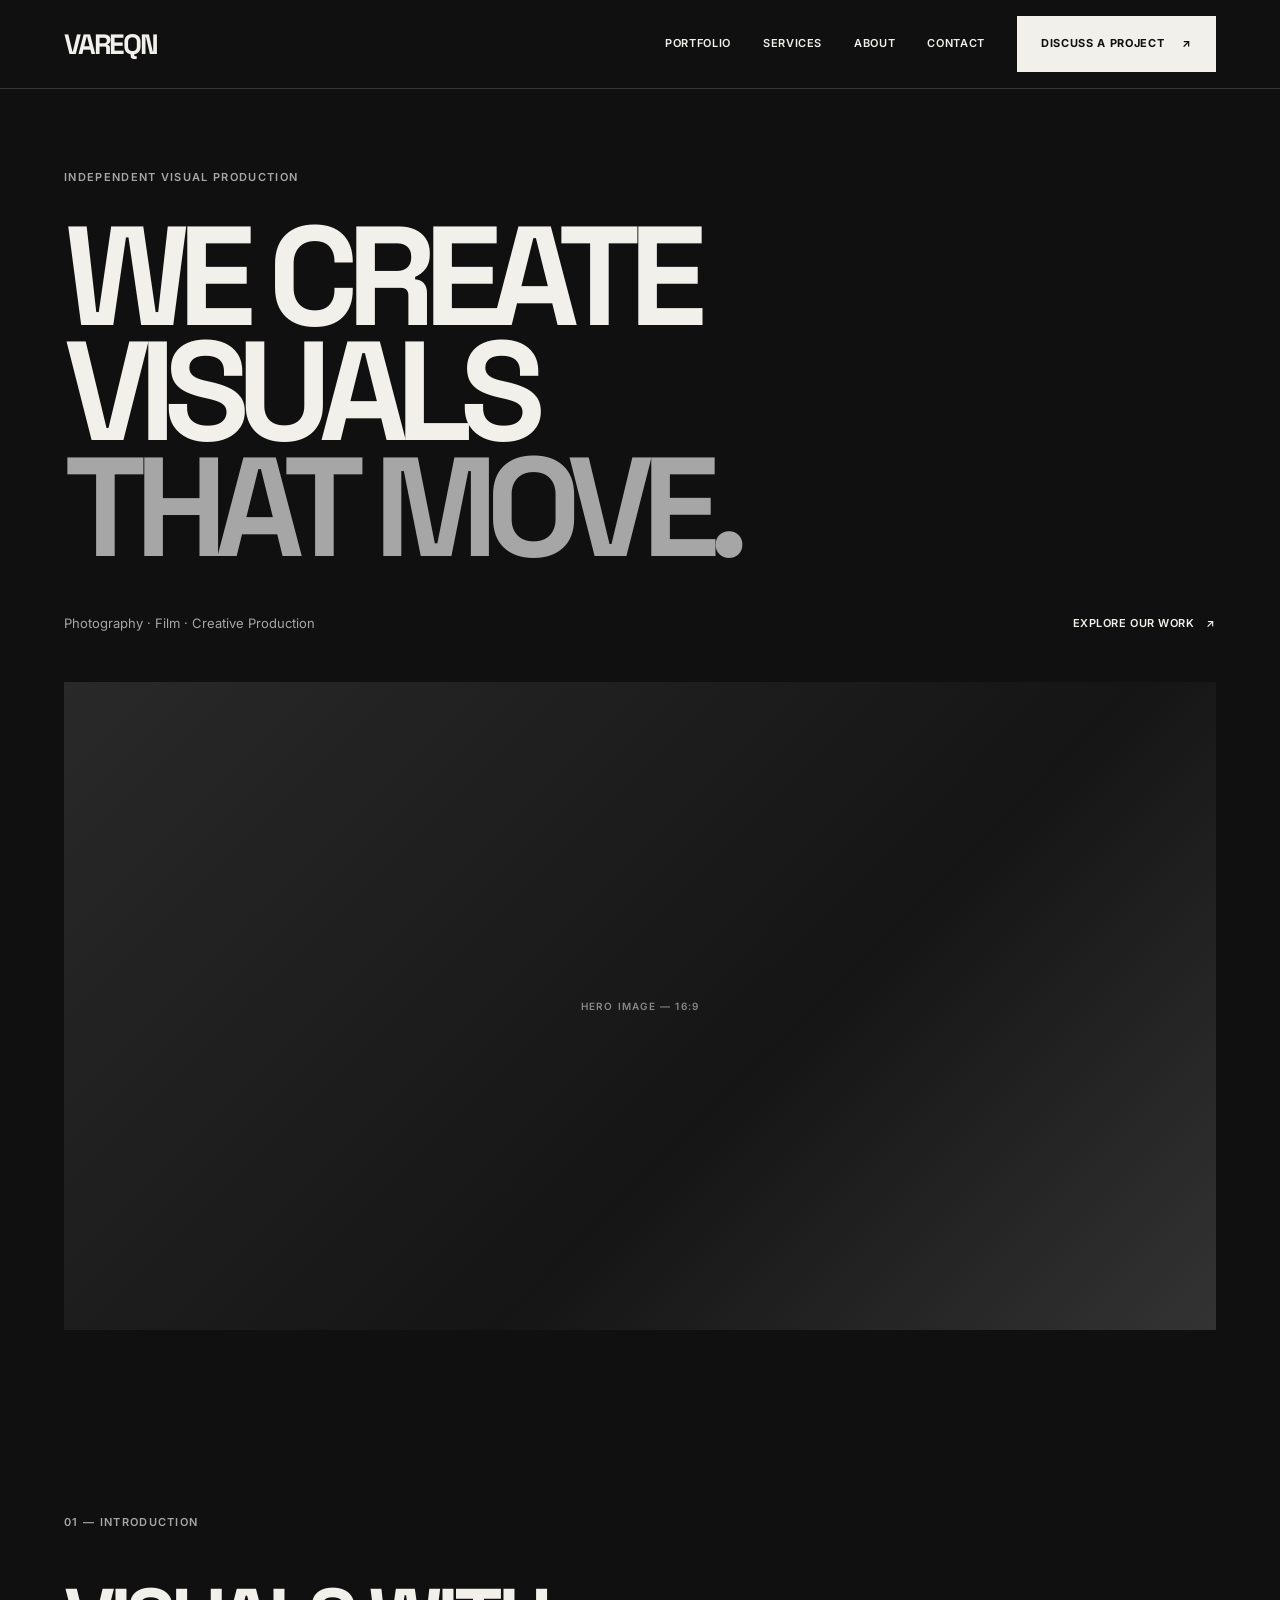
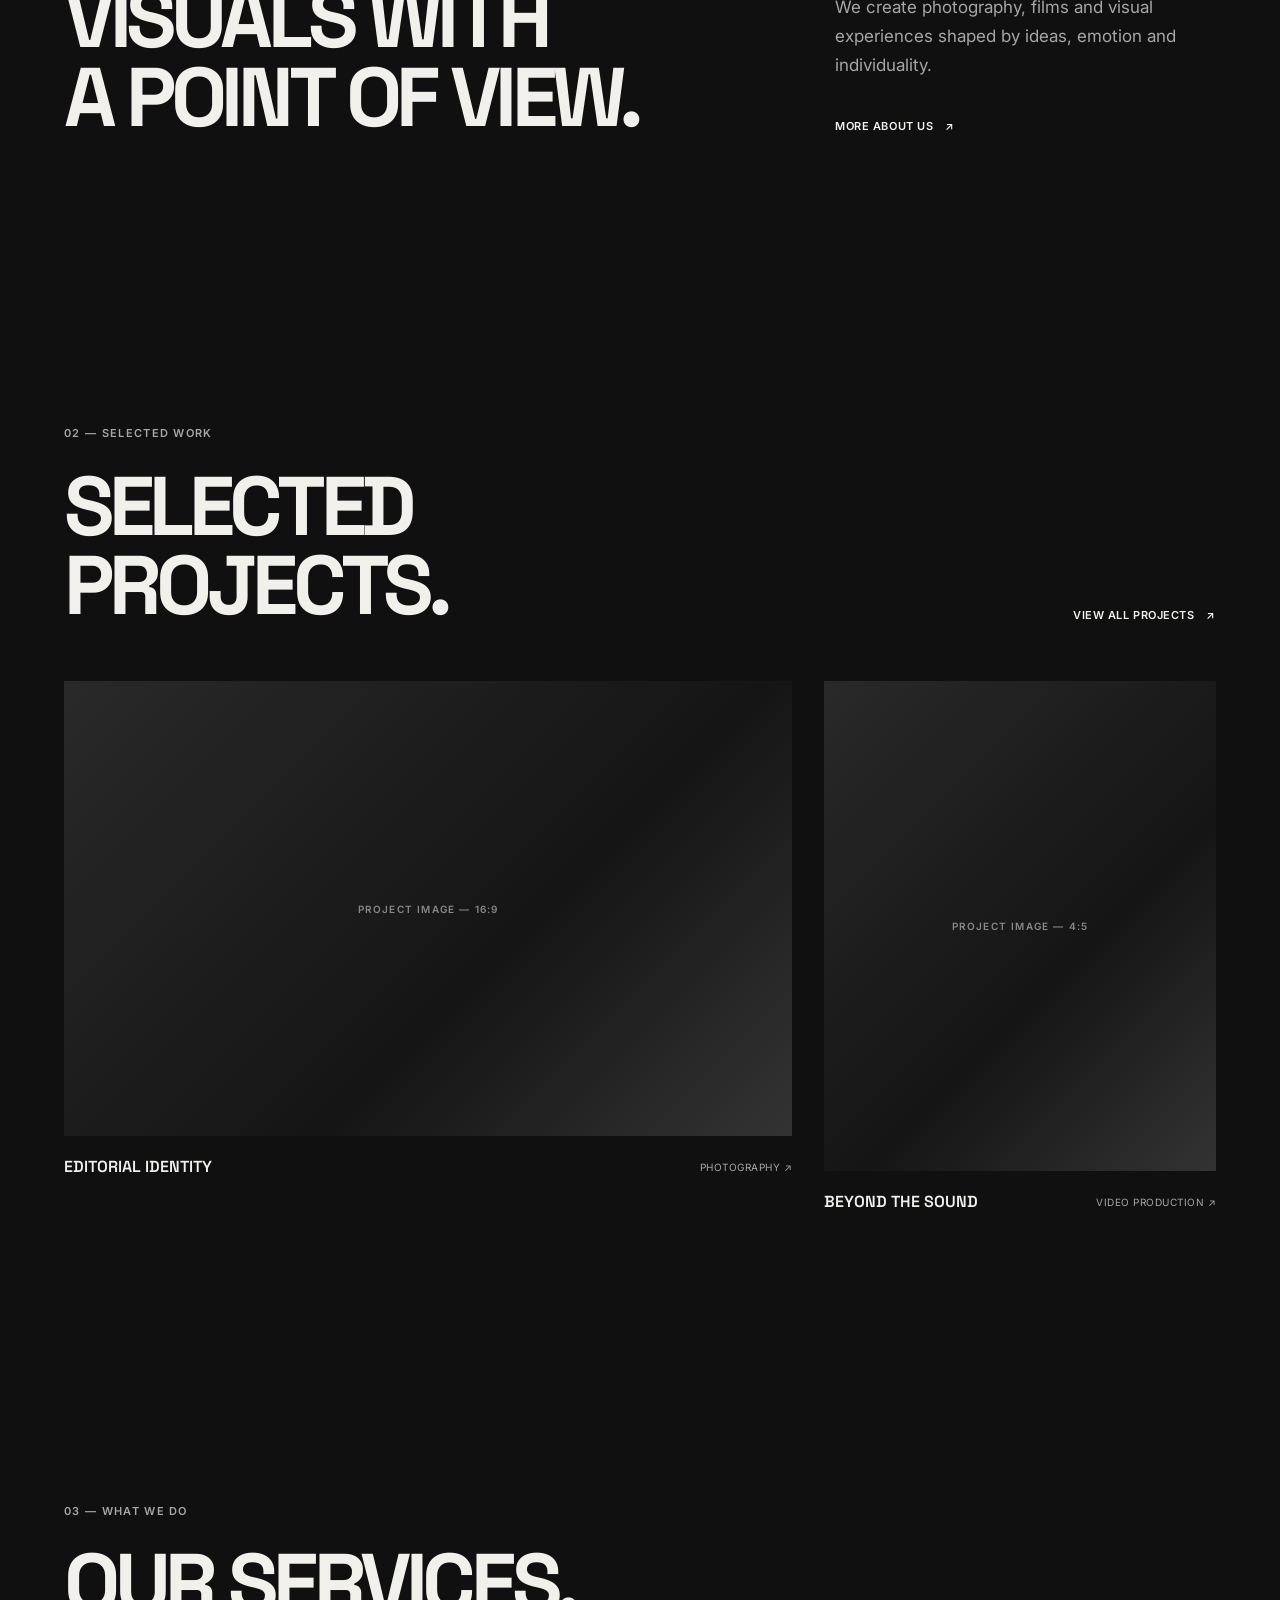
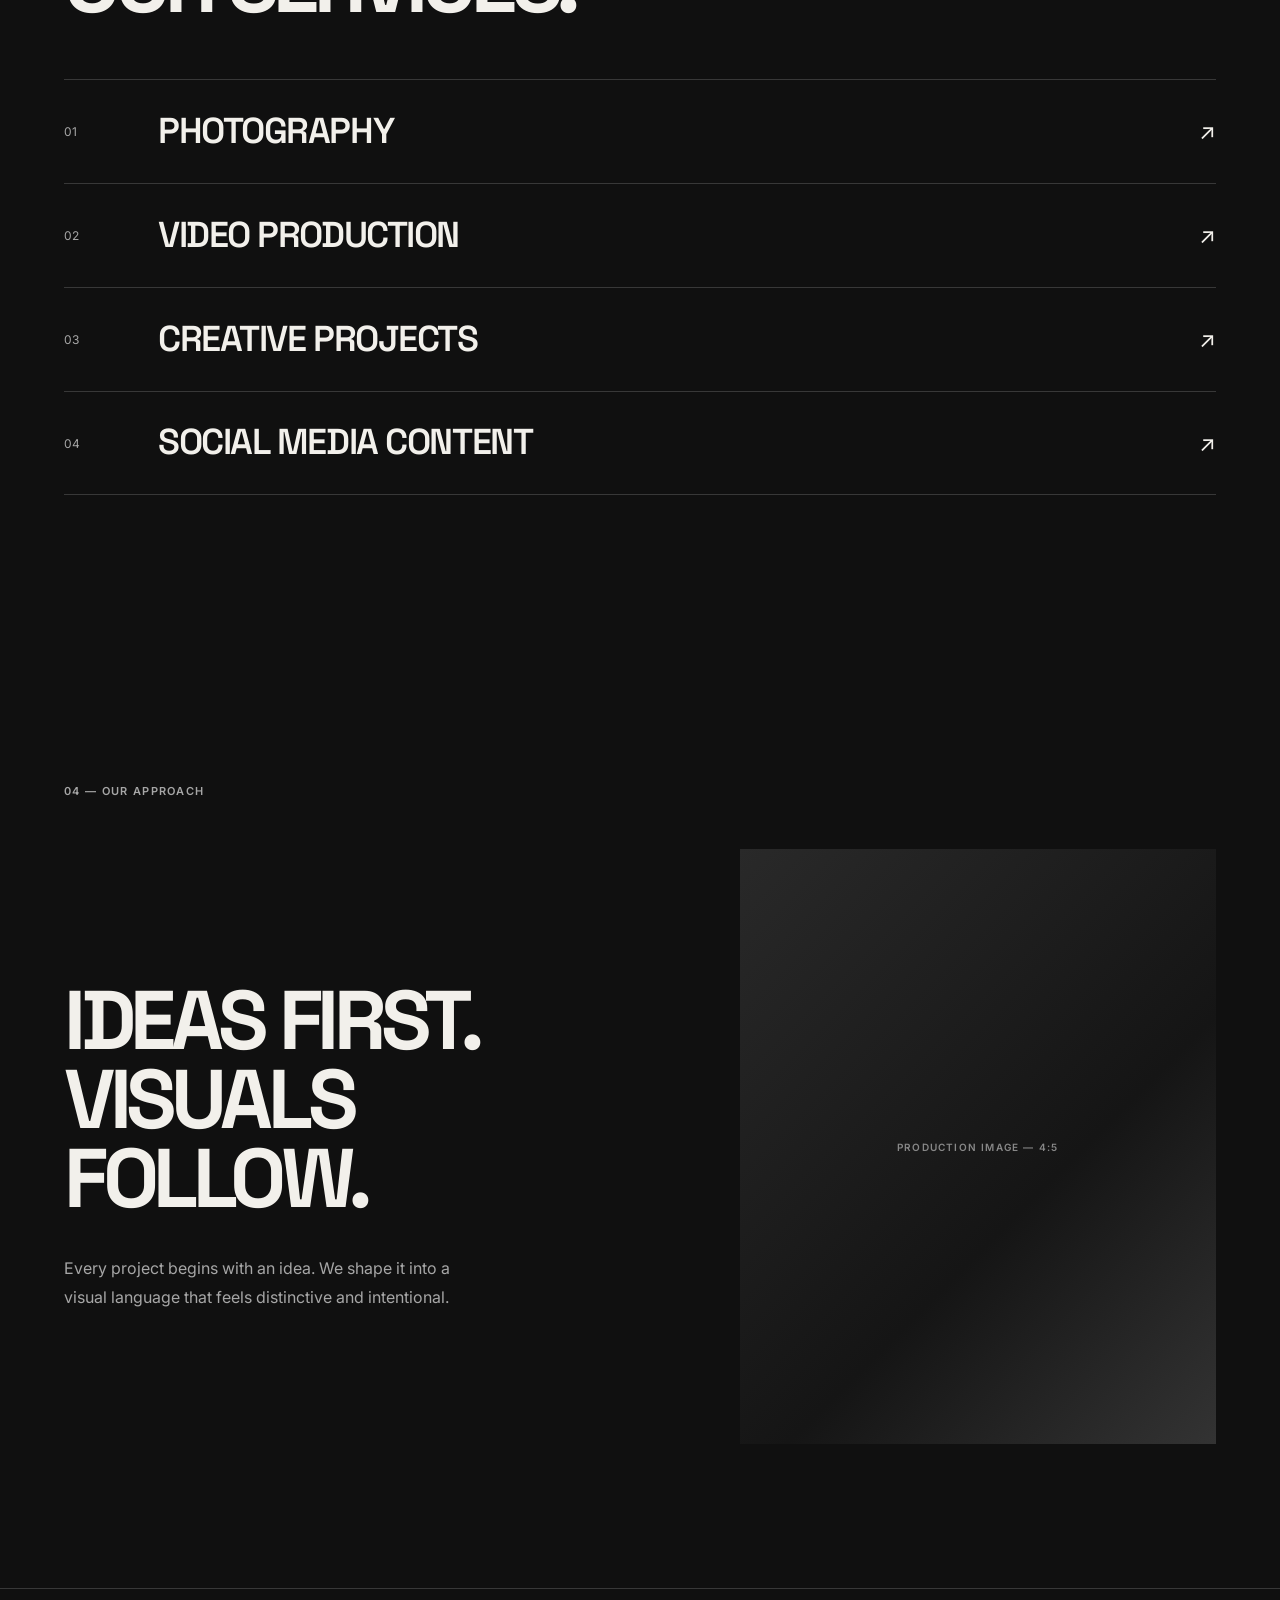
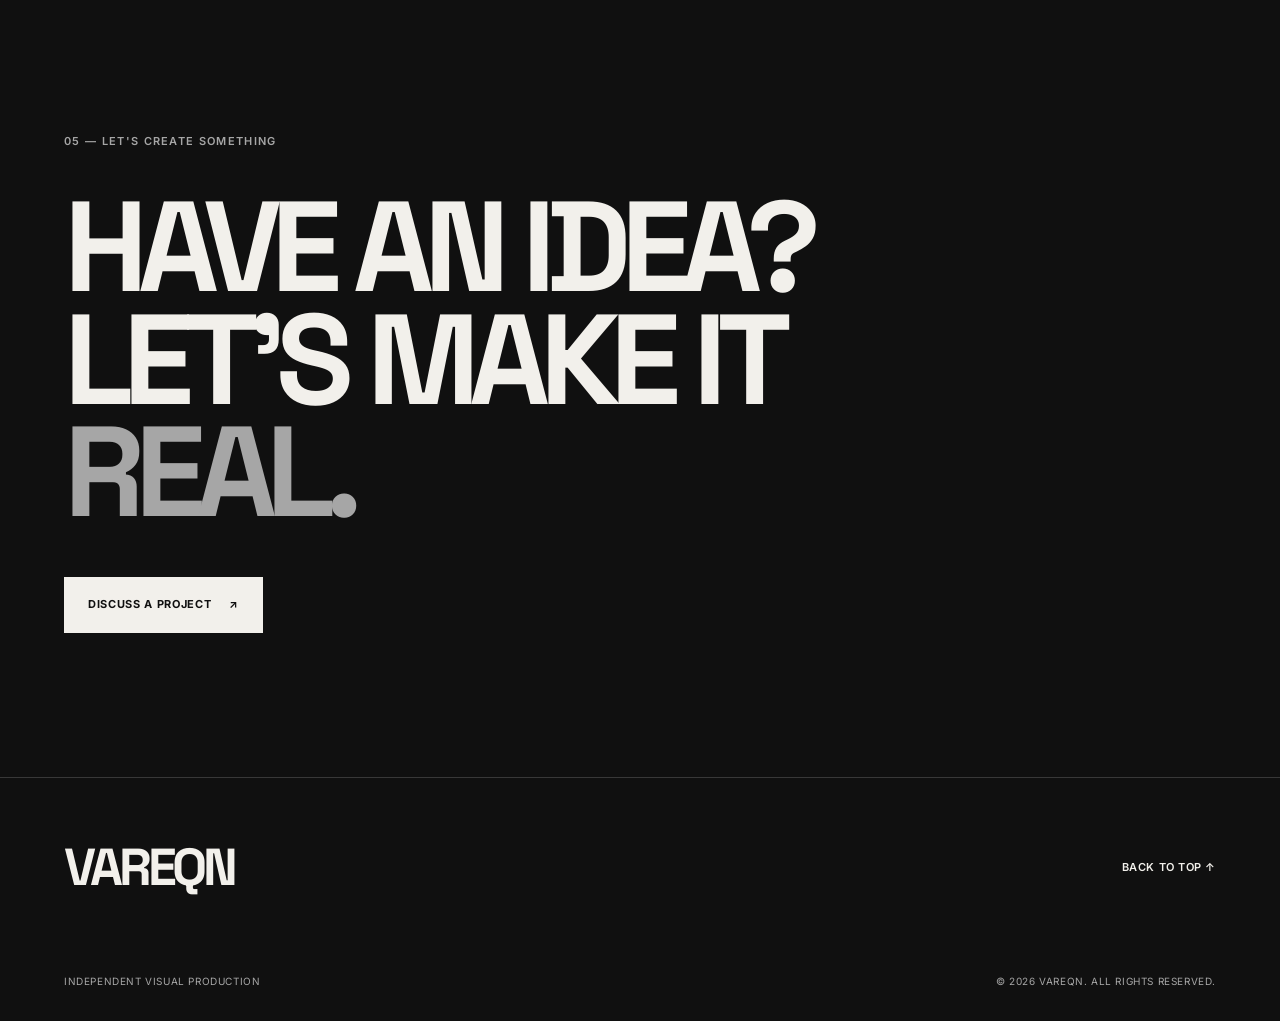
<file: index.html>
<!DOCTYPE html>
<html lang="en">
<head>
  <meta charset="UTF-8">
  <meta name="viewport" content="width=device-width, initial-scale=1.0">

  <title>VAREQN — Independent Visual Production</title>
  <meta name="description" content="Photography, film and creative production for individuals, brands and businesses.">

  <meta name="theme-color" content="#101010">

  <!-- Google Fonts -->
  <link rel="preconnect" href="https://fonts.googleapis.com">
  <link rel="preconnect" href="https://fonts.gstatic.com" crossorigin>
  <link href="https://fonts.googleapis.com/css2?family=Inter:wght@400;500;600;700&family=Space+Grotesk:wght@400;500;600;700&display=swap" rel="stylesheet">

  <!-- CSS -->
  <link rel="stylesheet" href="./assets/css/base.css">
  <link rel="stylesheet" href="./assets/css/header-footer.css">
  <link rel="stylesheet" href="./assets/css/home.css">
  <link rel="stylesheet" href="./assets/css/responsive.css">

  <script src="./assets/js/main.js" defer></script>
</head>

<body>

  <!-- HEADER -->
  <header class="header" id="top">
    <div class="container header__inner">

      <a class="logo" href="./" aria-label="VAREQN Home">VAREQN</a>

      <nav class="nav" id="main-nav" aria-label="Main navigation">
        <a href="./portfolio/">PORTFOLIO</a>
        <a href="./services/">SERVICES</a>
        <a href="./about/">ABOUT</a>
        <a href="./contact/">CONTACT</a>
      </nav>

      <a class="button button--primary header__cta" href="./contact/">
        DISCUSS A PROJECT <span>↗</span>
      </a>

      <button class="menu-toggle" aria-label="Open menu"
        aria-expanded="false" aria-controls="main-nav">
        <span></span>
        <span></span>
      </button>

    </div>
  </header>


  <main>

    <!-- HERO -->
    <section class="hero">
      <div class="container">

        <div class="hero__content">
          <p class="eyebrow">INDEPENDENT VISUAL PRODUCTION</p>

          <h1 class="hero__title">
            WE CREATE<br>
            VISUALS<br>
            <span>THAT MOVE.</span>
          </h1>

          <div class="hero__bottom">
            <p class="hero__description">
              Photography · Film · Creative Production
            </p>

            <a class="text-link" href="./portfolio/">
              EXPLORE OUR WORK <span>↗</span>
            </a>
          </div>
        </div>

        <div class="media-placeholder hero__image">
          <span>HERO IMAGE — 16:9</span>
        </div>

      </div>
    </section>


    <!-- INTRODUCTION -->
    <section class="section introduction">
      <div class="container">

        <p class="eyebrow">01 — INTRODUCTION</p>

        <div class="introduction__content">
          <h2 class="section-title">
            VISUALS WITH<br>
            A POINT OF VIEW.
          </h2>

          <div class="introduction__text">
            <p>
              We create photography, films and visual experiences
              shaped by ideas, emotion and individuality.
            </p>

            <a class="text-link" href="./about/">
              MORE ABOUT US <span>↗</span>
            </a>
          </div>
        </div>

      </div>
    </section>


    <!-- PORTFOLIO -->
    <section class="section portfolio">
      <div class="container">

        <div class="section-heading">
          <div>
            <p class="eyebrow">02 — SELECTED WORK</p>
            <h2 class="section-title">SELECTED<br>PROJECTS.</h2>
          </div>

          <a class="text-link" href="./portfolio/">
            VIEW ALL PROJECTS <span>↗</span>
          </a>
        </div>

        <div class="portfolio__grid">

          <a class="project project--large"
            href="./portfolio/editorial-project-01/">
            <div class="media-placeholder project__image">
              <span>PROJECT IMAGE — 16:9</span>
            </div>
            <div class="project__info">
              <h3>EDITORIAL IDENTITY</h3>
              <span>PHOTOGRAPHY ↗</span>
            </div>
          </a>

          <a class="project project--small"
            href="./portfolio/">
            <div class="media-placeholder project__image">
              <span>PROJECT IMAGE — 4:5</span>
            </div>
            <div class="project__info">
              <h3>BEYOND THE SOUND</h3>
              <span>VIDEO PRODUCTION ↗</span>
            </div>
          </a>

        </div>

      </div>
    </section>


    <!-- SERVICES -->
    <section class="section services">
      <div class="container">

        <p class="eyebrow">03 — WHAT WE DO</p>
        <h2 class="section-title">OUR SERVICES.</h2>

        <div class="services__list">

          <a class="service-item" href="./services/photography/">
            <span class="service-item__number">01</span>
            <h3>PHOTOGRAPHY</h3>
            <span class="service-item__arrow">↗</span>
          </a>

          <a class="service-item" href="./services/video-production/">
            <span class="service-item__number">02</span>
            <h3>VIDEO PRODUCTION</h3>
            <span class="service-item__arrow">↗</span>
          </a>

          <a class="service-item" href="./services/creative-projects/">
            <span class="service-item__number">03</span>
            <h3>CREATIVE PROJECTS</h3>
            <span class="service-item__arrow">↗</span>
          </a>

          <a class="service-item" href="./services/social-media-content/">
            <span class="service-item__number">04</span>
            <h3>SOCIAL MEDIA CONTENT</h3>
            <span class="service-item__arrow">↗</span>
          </a>

        </div>

      </div>
    </section>


    <!-- OUR APPROACH -->
    <section class="section approach">
      <div class="container">

        <p class="eyebrow">04 — OUR APPROACH</p>

        <div class="approach__grid">

          <div>
            <h2 class="section-title">
              IDEAS FIRST.<br>
              VISUALS FOLLOW.
            </h2>

            <p class="approach__text">
              Every project begins with an idea.
              We shape it into a visual language
              that feels distinctive and intentional.
            </p>
          </div>

          <div class="media-placeholder approach__image">
            <span>PRODUCTION IMAGE — 4:5</span>
          </div>

        </div>

      </div>
    </section>


    <!-- CONTACT CTA -->
    <section class="section contact-cta">
      <div class="container">

        <p class="eyebrow">05 — LET'S CREATE SOMETHING</p>

        <h2 class="contact-cta__title">
          HAVE AN IDEA?<br>
          LET'S MAKE IT<br>
          <span>REAL.</span>
        </h2>

        <a class="button button--primary" href="./contact/">
          DISCUSS A PROJECT <span>↗</span>
        </a>

      </div>
    </section>

  </main>


  <!-- FOOTER -->
  <footer class="footer">
    <div class="container">

      <div class="footer__top">
        <a class="logo logo--large" href="./">VAREQN</a>

        <a class="text-link" href="#top">
        BACK TO TOP ↑
        </a>         
      </div>

      <div class="footer__bottom">
        <p>INDEPENDENT VISUAL PRODUCTION</p>
        <p>© 2026 VAREQN. ALL RIGHTS RESERVED.</p>
      </div>

    </div>
  </footer>

</body>
</html>
</file>
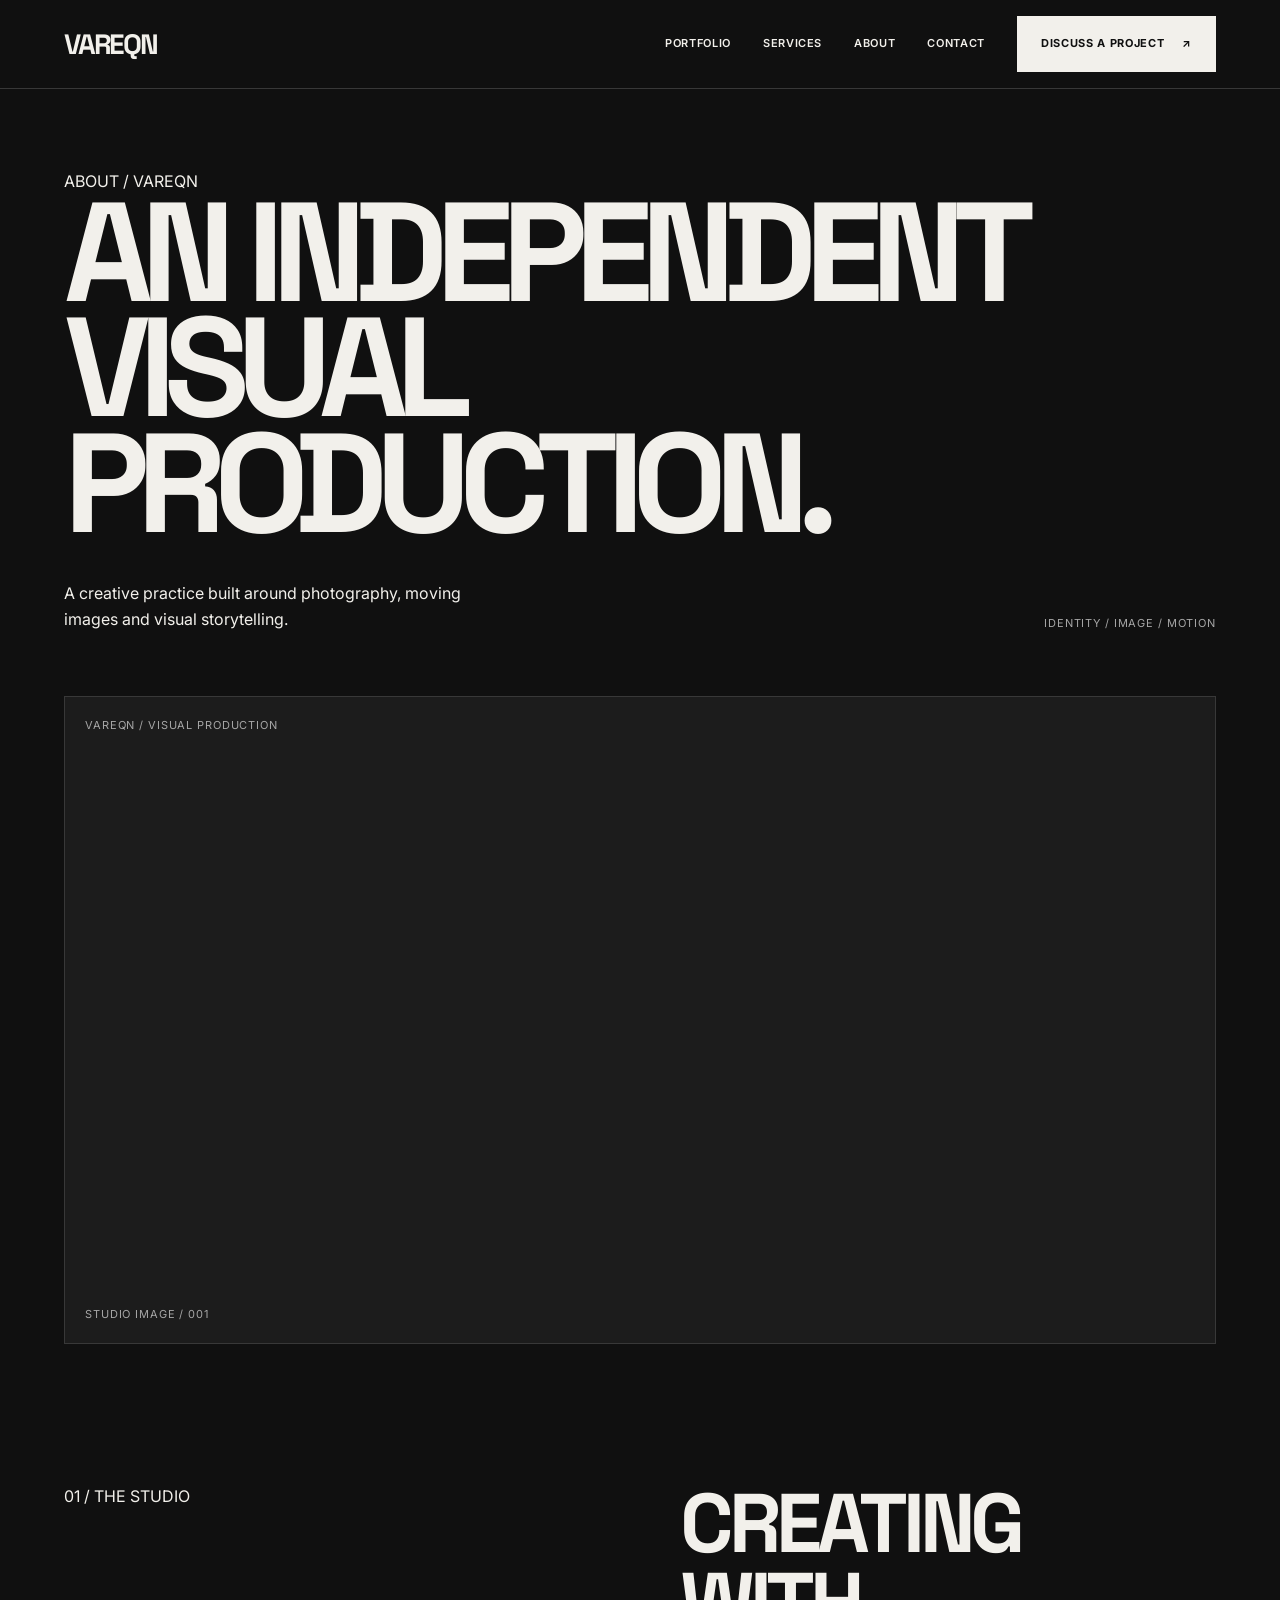
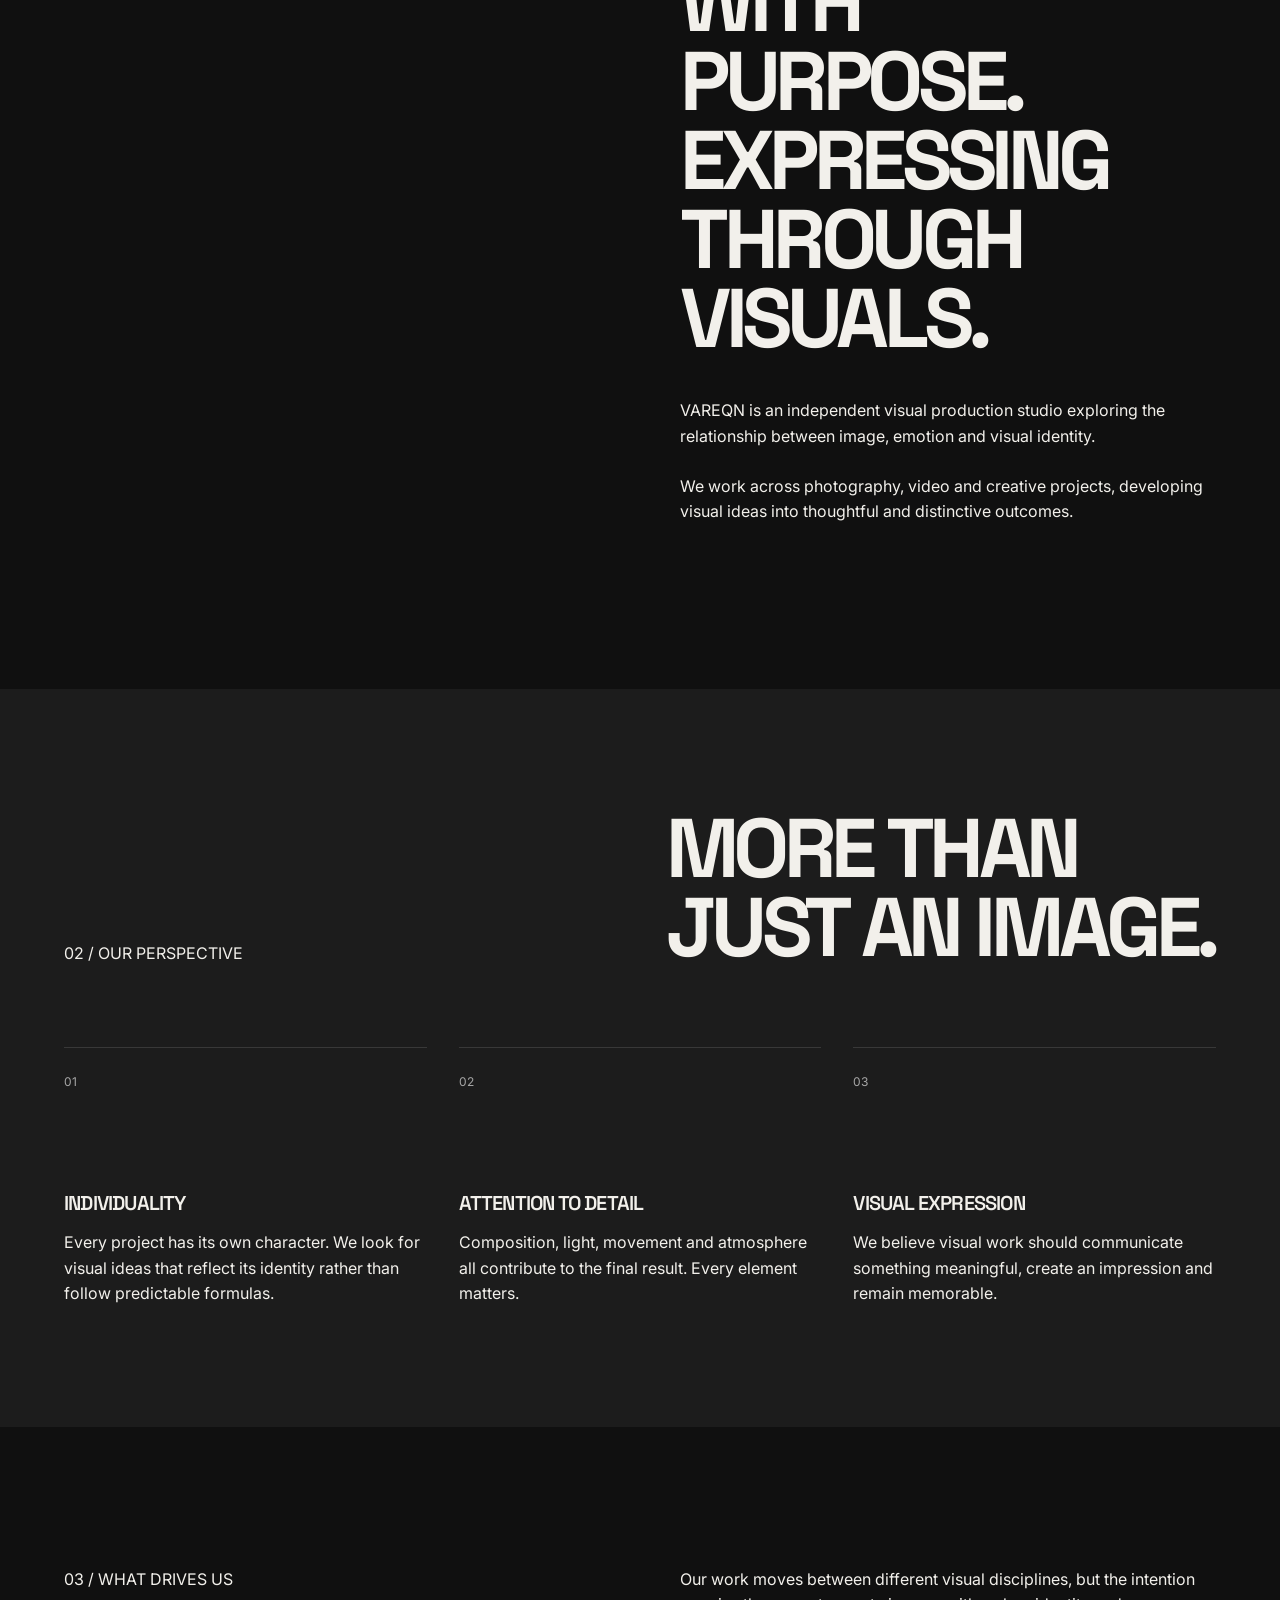
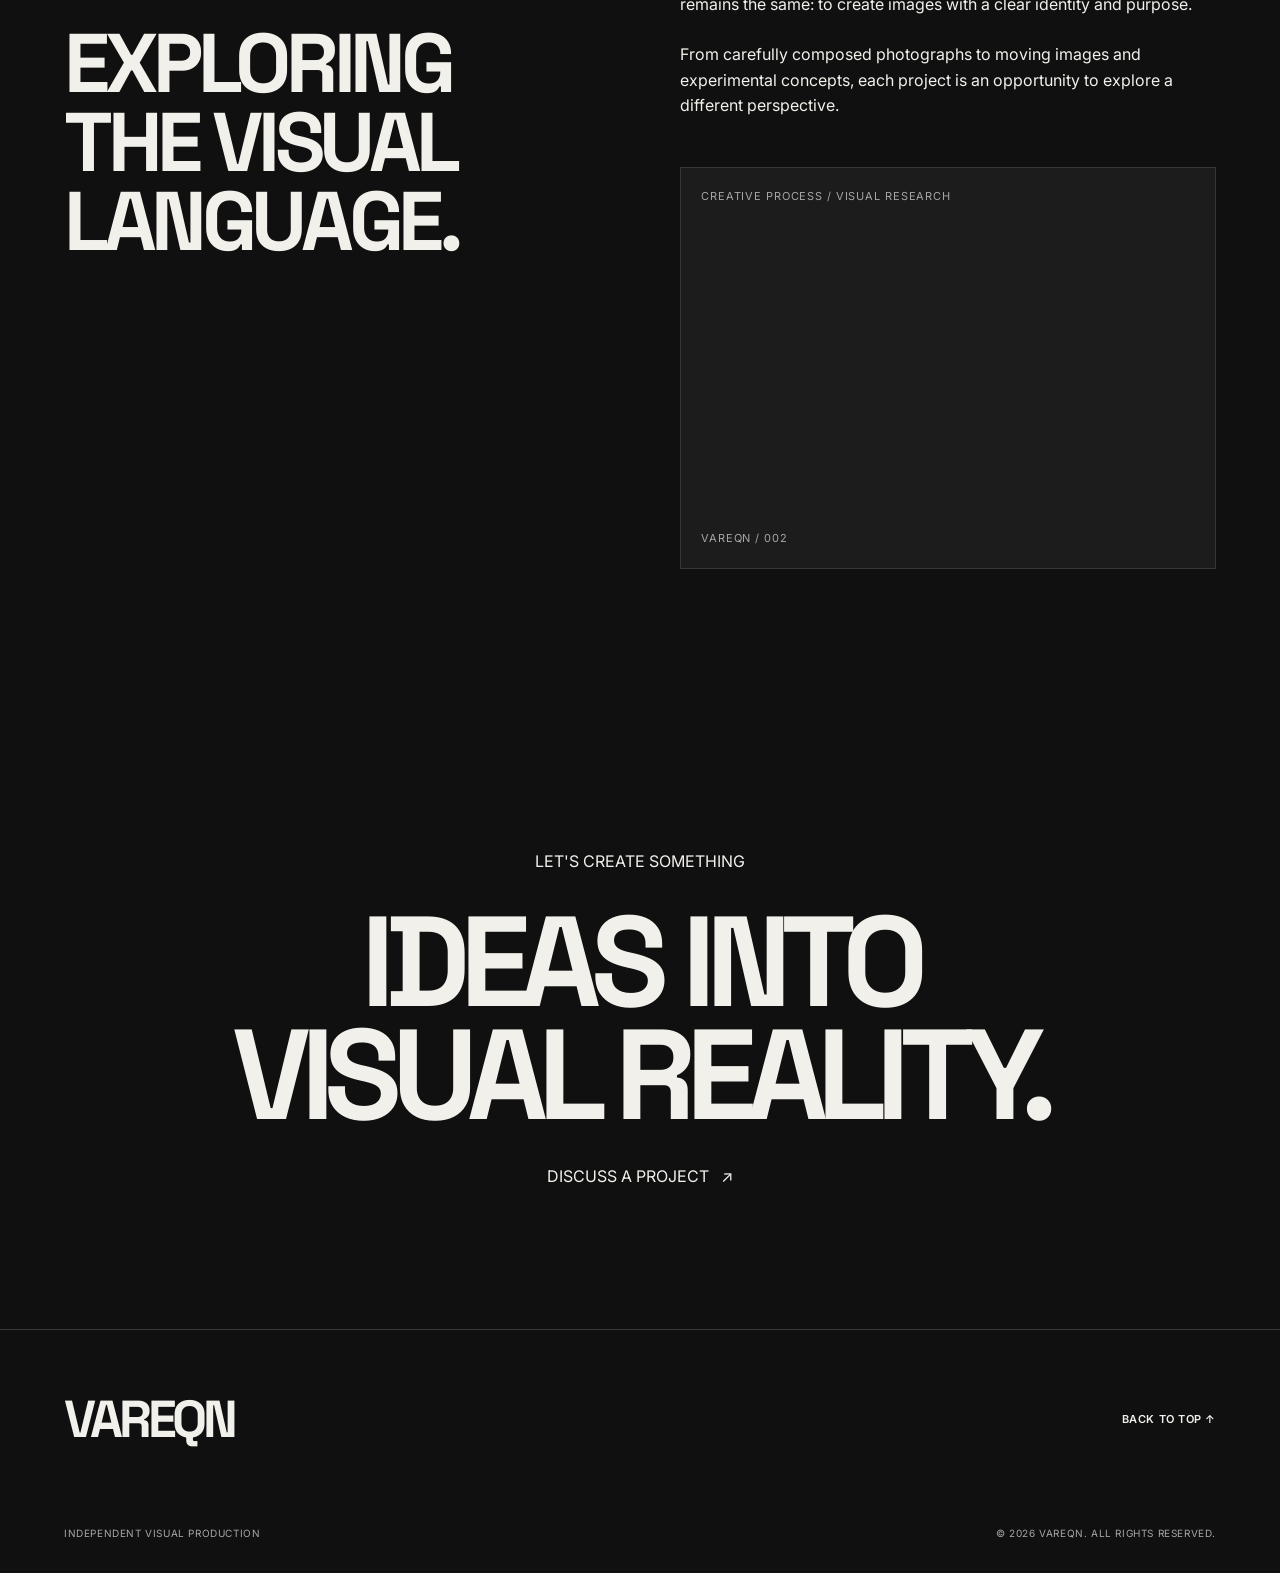
<file: about/index.html>
<!DOCTYPE html>
<html lang="en">
<head>
  <meta charset="UTF-8">
  <meta name="viewport" content="width=device-width, initial-scale=1.0">

  <title>About — VAREQN</title>
  <meta name="description" content="Discover VAREQN, an independent visual production studio focused on photography, film and creative visual expression.">

  <!-- Google Fonts -->
  <link rel="preconnect" href="https://fonts.googleapis.com">
  <link rel="preconnect" href="https://fonts.gstatic.com" crossorigin>
  <link href="https://fonts.googleapis.com/css2?family=Inter:wght@400;500;600;700&family=Space+Grotesk:wght@400;500;600;700&display=swap" rel="stylesheet">

  <!-- CSS -->
  <link rel="stylesheet" href="../assets/css/base.css">
  <link rel="stylesheet" href="../assets/css/header-footer.css">
  <link rel="stylesheet" href="../assets/css/about.css">
  <link rel="stylesheet" href="../assets/css/responsive.css">

  <!-- JavaScript -->
  <script src="../assets/js/main.js" defer></script>
</head>

<body>

  <!-- HEADER -->
  <header class="header" id="top">
    <div class="container header__inner">

      <a class="logo" href="../" aria-label="VAREQN Home">VAREQN</a>

      <nav class="nav" id="main-nav" aria-label="Main navigation">
        <a href="../portfolio/">PORTFOLIO</a>
        <a href="../services/">SERVICES</a>
        <a href="../about/">ABOUT</a>
        <a href="../contact/">CONTACT</a>
      </nav>

      <a class="button button--primary header__cta" href="../contact/">
        DISCUSS A PROJECT <span>↗</span>
      </a>

      <button class="menu-toggle" aria-label="Open menu"
        aria-expanded="false" aria-controls="main-nav">
        <span></span>
        <span></span>
      </button>

    </div>
  </header>


  <main>

    <!-- HERO -->
    <section class="about-hero">
      <div class="container">

        <p class="section-label">ABOUT / VAREQN</p>

        <h1>
          AN INDEPENDENT<br>
          VISUAL<br>
          PRODUCTION.
        </h1>

        <div class="about-hero__bottom">

          <p>
            A creative practice built around
            photography, moving images and
            visual storytelling.
          </p>

          <span>IDENTITY / IMAGE / MOTION</span>

        </div>

        <div class="about-placeholder about-placeholder--hero">
          <span>VAREQN / VISUAL PRODUCTION</span>
          <span>STUDIO IMAGE / 001</span>
        </div>

      </div>
    </section>


    <!-- THE STUDIO -->
    <section class="about-studio">
      <div class="container about-studio__grid">

        <div>
          <p class="section-label">01 / THE STUDIO</p>
        </div>

        <div class="about-studio__content">

          <h2>
            CREATING<br>
            WITH PURPOSE.<br>
            EXPRESSING<br>
            THROUGH VISUALS.
          </h2>

          <p>
            VAREQN is an independent visual production
            studio exploring the relationship between
            image, emotion and visual identity.
          </p>

          <p>
            We work across photography, video and
            creative projects, developing visual
            ideas into thoughtful and distinctive
            outcomes.
          </p>

        </div>

      </div>
    </section>


    <!-- OUR PERSPECTIVE -->
    <section class="about-perspective">
      <div class="container">

        <div class="about-perspective__heading">

          <p class="section-label">02 / OUR PERSPECTIVE</p>

          <h2>
            MORE THAN<br>
            JUST AN IMAGE.
          </h2>

        </div>

        <div class="about-perspective__grid">

          <!-- PRINCIPLE 01 -->
          <article class="about-principle">

            <span class="about-principle__number">01</span>

            <div>
              <h3>INDIVIDUALITY</h3>
              <p>
                Every project has its own character.
                We look for visual ideas that reflect
                its identity rather than follow
                predictable formulas.
              </p>
            </div>

          </article>


          <!-- PRINCIPLE 02 -->
          <article class="about-principle">

            <span class="about-principle__number">02</span>

            <div>
              <h3>ATTENTION TO DETAIL</h3>
              <p>
                Composition, light, movement and
                atmosphere all contribute to the
                final result. Every element matters.
              </p>
            </div>

          </article>


          <!-- PRINCIPLE 03 -->
          <article class="about-principle">

            <span class="about-principle__number">03</span>

            <div>
              <h3>VISUAL EXPRESSION</h3>
              <p>
                We believe visual work should
                communicate something meaningful,
                create an impression and remain
                memorable.
              </p>
            </div>

          </article>

        </div>

      </div>
    </section>


    <!-- WHAT DRIVES US -->
    <section class="about-direction">
      <div class="container about-direction__grid">

        <div class="about-direction__intro">

          <p class="section-label">03 / WHAT DRIVES US</p>

          <h2>
            EXPLORING<br>
            THE VISUAL<br>
            LANGUAGE.
          </h2>

        </div>

        <div class="about-direction__content">

          <div class="about-direction__text">

            <p>
              Our work moves between different
              visual disciplines, but the intention
              remains the same: to create images
              with a clear identity and purpose.
            </p>

            <p>
              From carefully composed photographs
              to moving images and experimental
              concepts, each project is an opportunity
              to explore a different perspective.
            </p>

          </div>

          <div class="about-placeholder about-placeholder--direction">
            <span>CREATIVE PROCESS / VISUAL RESEARCH</span>
            <span>VAREQN / 002</span>
          </div>

        </div>

      </div>
    </section>


    <!-- CONTACT CTA -->
    <section class="about-cta">
      <div class="container">

        <p class="section-label">LET'S CREATE SOMETHING</p>

        <h2>
          IDEAS INTO<br>
          VISUAL REALITY.
        </h2>

        <a href="../contact/" class="about-cta__link">
          DISCUSS A PROJECT <span>↗</span>
        </a>

      </div>
    </section>

  </main>


  <!-- FOOTER -->
  <footer class="footer">
    <div class="container">

      <div class="footer__top">
        <a class="logo logo--large" href="../">VAREQN</a>

        <a class="text-link" href="#top">
          BACK TO TOP ↑
        </a>
      </div>

      <div class="footer__bottom">
        <p>INDEPENDENT VISUAL PRODUCTION</p>
        <p>© 2026 VAREQN. ALL RIGHTS RESERVED.</p>
      </div>

    </div>
  </footer>

</body>
</html>
</file>
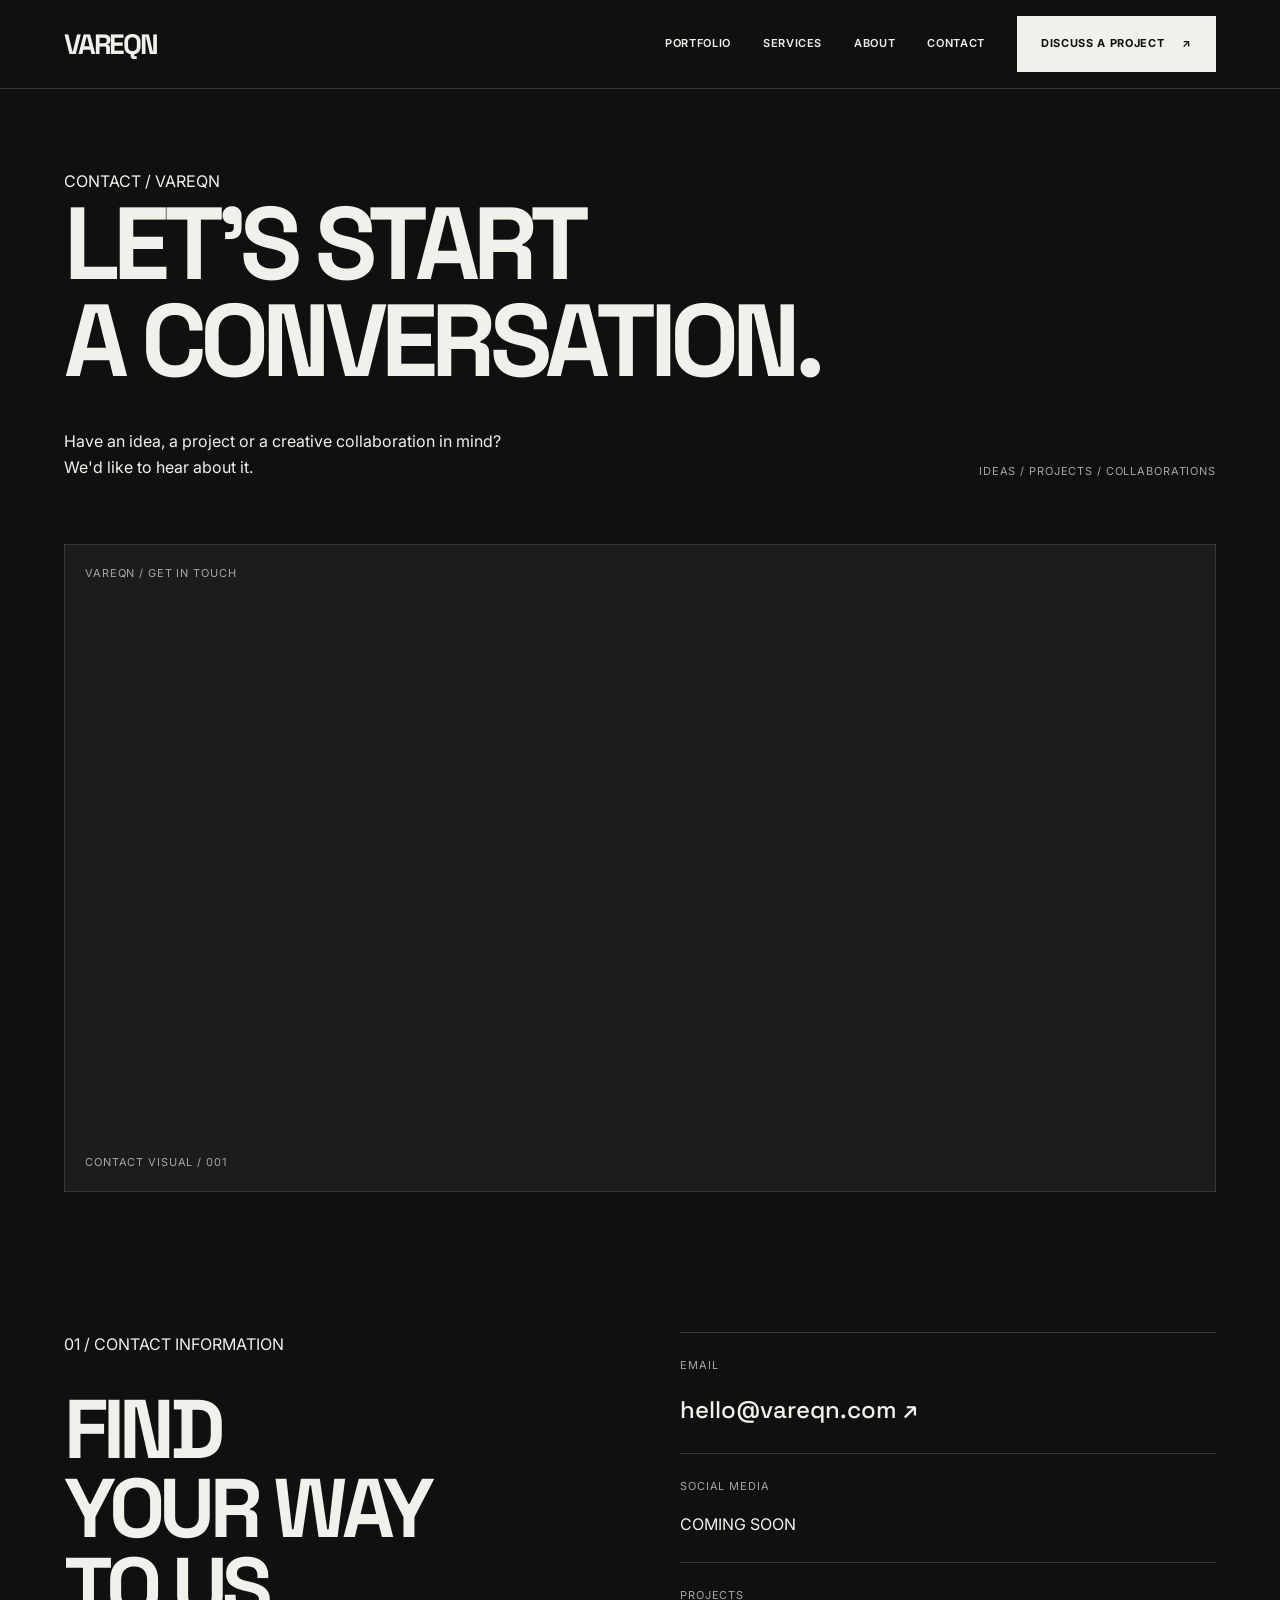
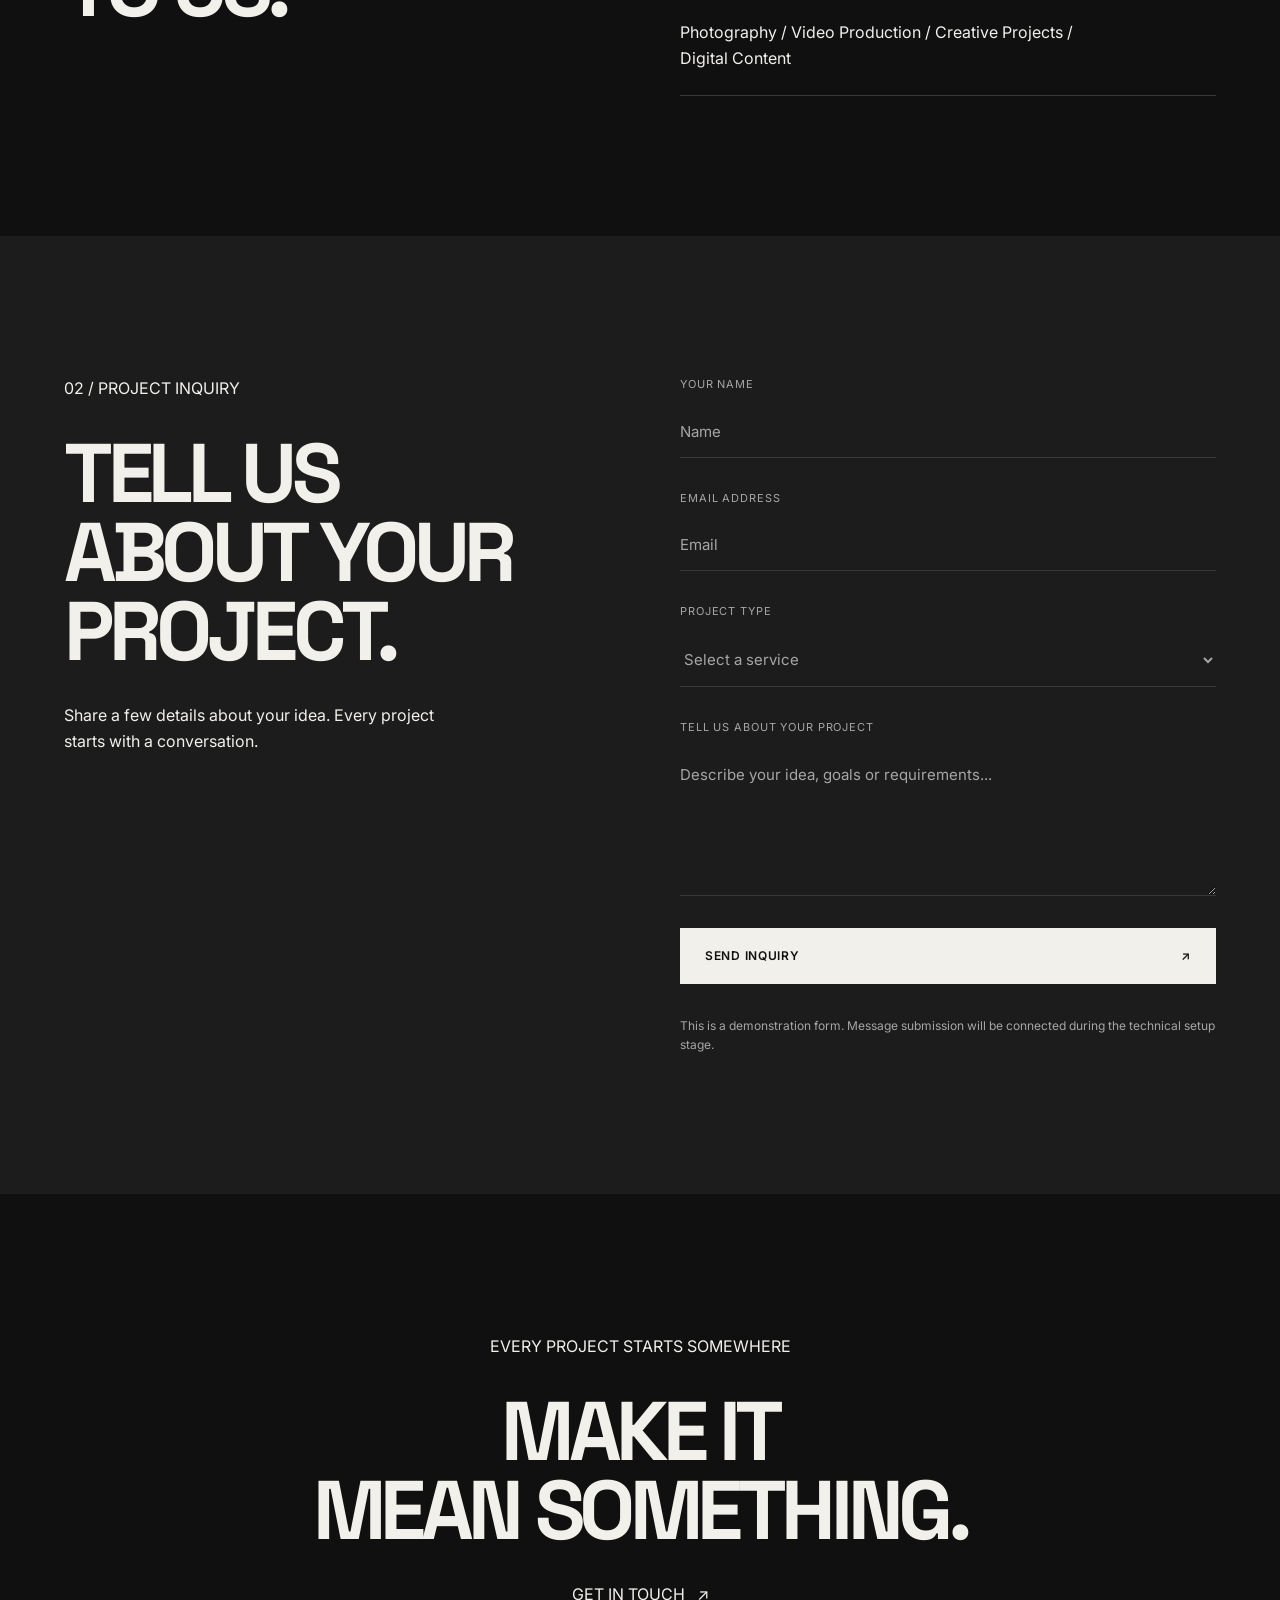
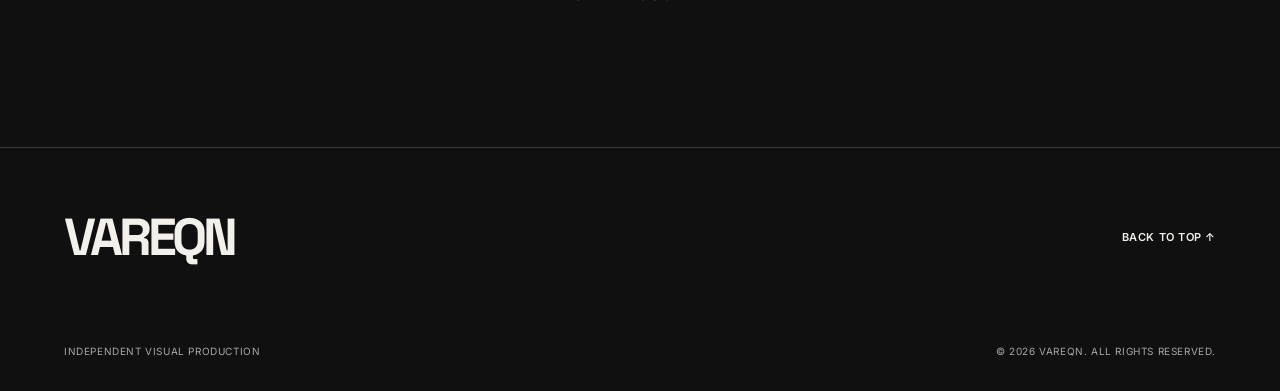
<file: contact/index.html>
<!DOCTYPE html>
<html lang="en">
<head>
  <meta charset="UTF-8">
  <meta name="viewport" content="width=device-width, initial-scale=1.0">

  <title>Contact — VAREQN</title>
  <meta name="description" content="Get in touch with VAREQN to discuss photography, video production and creative visual projects.">

  <!-- Google Fonts -->
  <link rel="preconnect" href="https://fonts.googleapis.com">
  <link rel="preconnect" href="https://fonts.gstatic.com" crossorigin>
  <link href="https://fonts.googleapis.com/css2?family=Inter:wght@400;500;600;700&family=Space+Grotesk:wght@400;500;600;700&display=swap" rel="stylesheet">

  <!-- CSS -->
  <link rel="stylesheet" href="../assets/css/base.css">
  <link rel="stylesheet" href="../assets/css/header-footer.css">
  <link rel="stylesheet" href="../assets/css/contact.css">
  <link rel="stylesheet" href="../assets/css/responsive.css">

  <!-- JavaScript -->
  <script src="../assets/js/main.js" defer></script>
</head>

<body>

  <!-- HEADER -->
  <header class="header" id="top">
    <div class="container header__inner">

      <a class="logo" href="../" aria-label="VAREQN Home">VAREQN</a>

      <nav class="nav" id="main-nav" aria-label="Main navigation">
        <a href="../portfolio/">PORTFOLIO</a>
        <a href="../services/">SERVICES</a>
        <a href="../about/">ABOUT</a>
        <a href="../contact/">CONTACT</a>
      </nav>

      <a class="button button--primary header__cta" href="../contact/">
        DISCUSS A PROJECT <span>↗</span>
      </a>

      <button class="menu-toggle" aria-label="Open menu"
        aria-expanded="false" aria-controls="main-nav">
        <span></span>
        <span></span>
      </button>

    </div>
  </header>


  <main>

    <!-- HERO -->
    <section class="contact-hero">
      <div class="container">

        <p class="section-label">CONTACT / VAREQN</p>

        <h1>
          LET'S START<br>
          A CONVERSATION.
        </h1>

        <div class="contact-hero__bottom">

          <p>
            Have an idea, a project or a creative
            collaboration in mind? We'd like to hear about it.
          </p>

          <span>IDEAS / PROJECTS / COLLABORATIONS</span>

        </div>

        <div class="contact-placeholder">
          <span>VAREQN / GET IN TOUCH</span>
          <span>CONTACT VISUAL / 001</span>
        </div>

      </div>
    </section>


    <!-- CONTACT INFORMATION -->
    <section class="contact-info">
      <div class="container contact-info__grid">

        <div>
          <p class="section-label">01 / CONTACT INFORMATION</p>
          <h2>
            FIND<br>
            YOUR WAY<br>
            TO US.
          </h2>
        </div>

        <div class="contact-info__content">

          <div class="contact-info__item">
            <span>EMAIL</span>
            <a href="mailto:hello@vareqn.com">
              hello@vareqn.com ↗
            </a>
          </div>

          <div class="contact-info__item">
            <span>SOCIAL MEDIA</span>
            <p>COMING SOON</p>
          </div>

          <div class="contact-info__item">
            <span>PROJECTS</span>
            <p>
              Photography / Video Production /
              Creative Projects / Digital Content
            </p>
          </div>

        </div>

      </div>
    </section>


    <!-- PROJECT INQUIRY -->
    <section class="contact-inquiry" id="inquiry">
      <div class="container contact-inquiry__grid">

        <div class="contact-inquiry__intro">

          <p class="section-label">02 / PROJECT INQUIRY</p>

          <h2>
            TELL US<br>
            ABOUT YOUR<br>
            PROJECT.
          </h2>

          <p>
            Share a few details about your idea.
            Every project starts with a conversation.
          </p>

        </div>


        <form class="contact-form">

          <div class="contact-form__field">
            <label for="contact-name">YOUR NAME</label>
            <input
              type="text"
              id="contact-name"
              name="name"
              placeholder="Name"
              required
            >
          </div>


          <div class="contact-form__field">
            <label for="contact-email">EMAIL ADDRESS</label>
            <input
              type="email"
              id="contact-email"
              name="email"
              placeholder="Email"
              required
            >
          </div>


          <div class="contact-form__field">
            <label for="contact-service">PROJECT TYPE</label>

            <select id="contact-service" name="service" required>
              <option value="" disabled selected>Select a service</option>
              <option value="Photography">Photography</option>
              <option value="Video Production">Video Production</option>
              <option value="Creative Projects">Creative Projects</option>
              <option value="Social Media Content">Social Media Content</option>
              <option value="Other">Other</option>
            </select>

          </div>


          <div class="contact-form__field">
            <label for="contact-message">TELL US ABOUT YOUR PROJECT</label>

            <textarea
              id="contact-message"
              name="message"
              rows="6"
              placeholder="Describe your idea, goals or requirements..."
              required
            ></textarea>

          </div>


          <button type="submit" class="contact-form__submit">
            SEND INQUIRY <span>↗</span>
          </button>

          <p class="contact-form__note">
            This is a demonstration form. Message submission
            will be connected during the technical setup stage.
          </p>

        </form>

      </div>
    </section>


    <!-- CLOSING CTA -->
    <section class="contact-closing">
      <div class="container">

        <p class="section-label">EVERY PROJECT STARTS SOMEWHERE</p>

        <h2>
          MAKE IT<br>
          MEAN SOMETHING.
        </h2>

        <a href="mailto:hello@vareqn.com" class="contact-closing__link">
          GET IN TOUCH <span>↗</span>
        </a>

      </div>
    </section>

  </main>


  <!-- FOOTER -->
  <footer class="footer">
    <div class="container">

      <div class="footer__top">
        <a class="logo logo--large" href="../">VAREQN</a>

        <a class="text-link" href="#top">
          BACK TO TOP ↑
        </a>
      </div>

      <div class="footer__bottom">
        <p>INDEPENDENT VISUAL PRODUCTION</p>
        <p>© 2026 VAREQN. ALL RIGHTS RESERVED.</p>
      </div>

    </div>
  </footer>

</body>
</html>
</file>
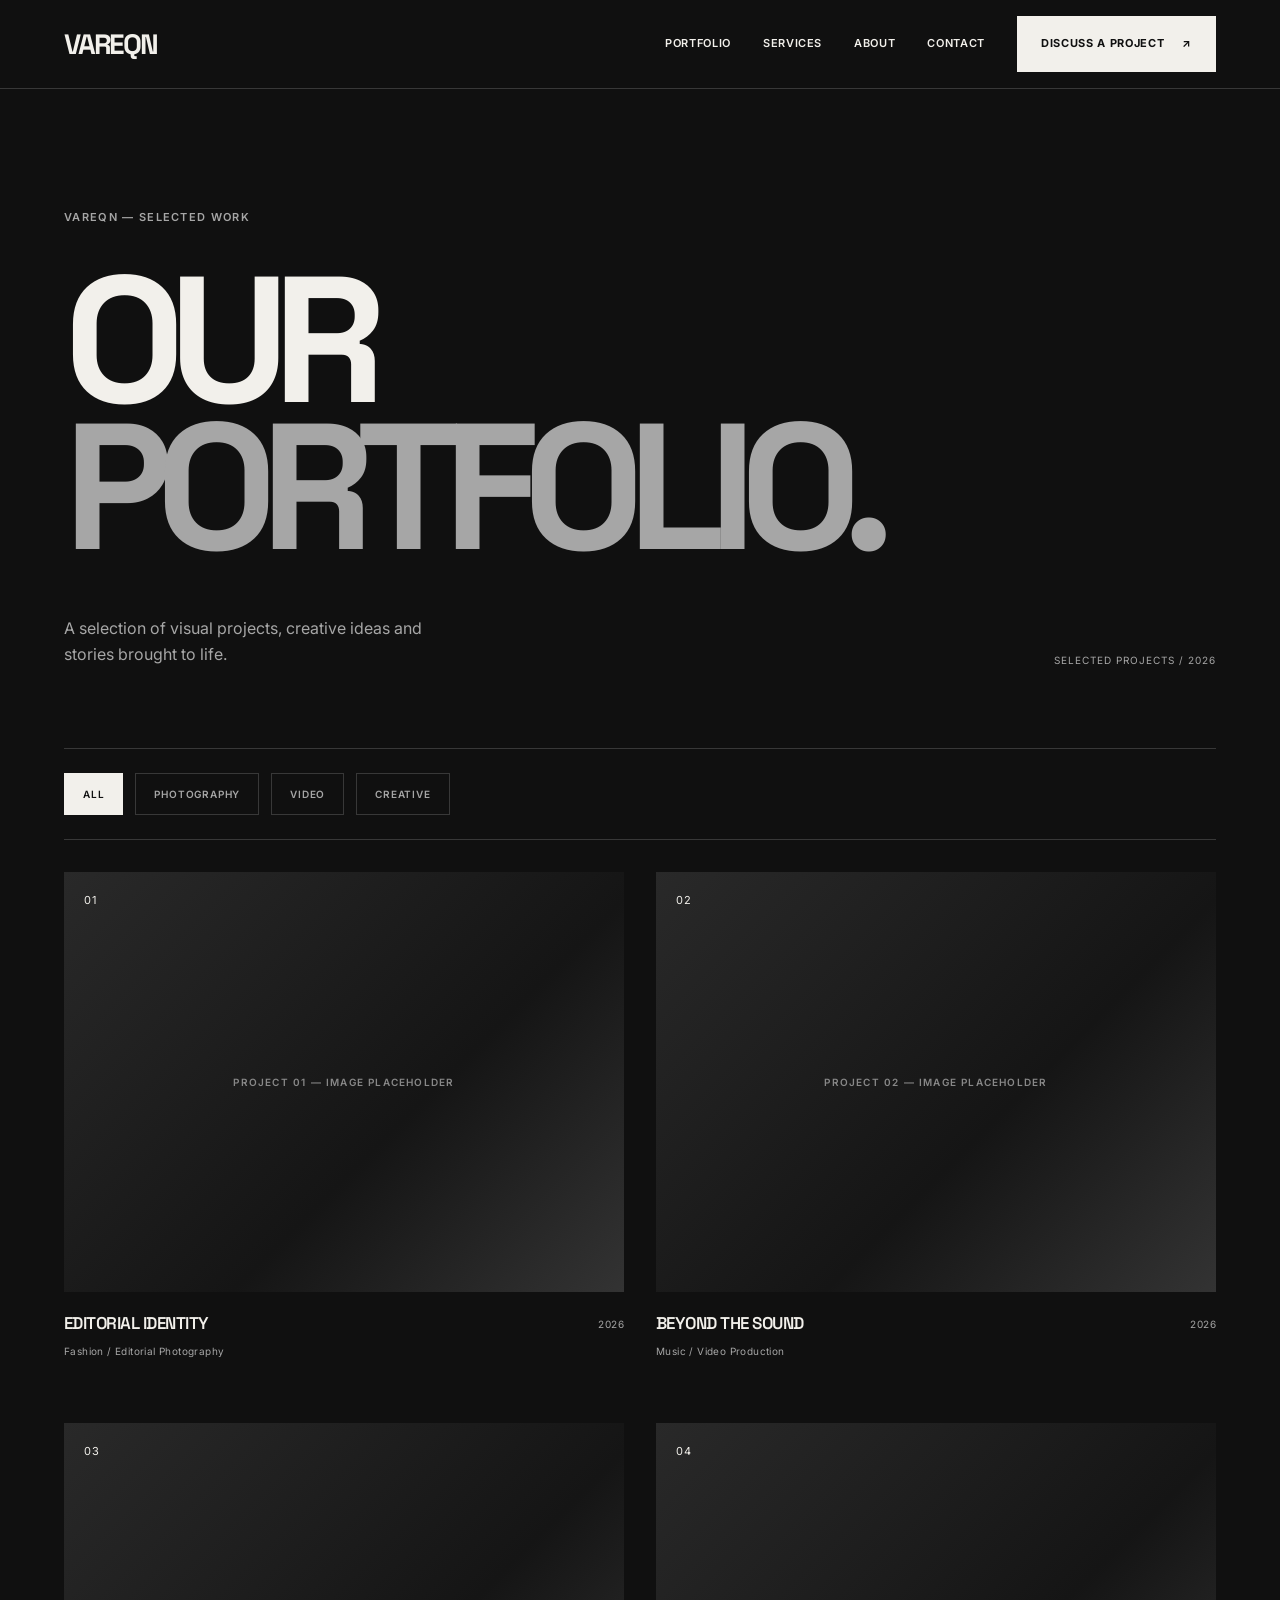
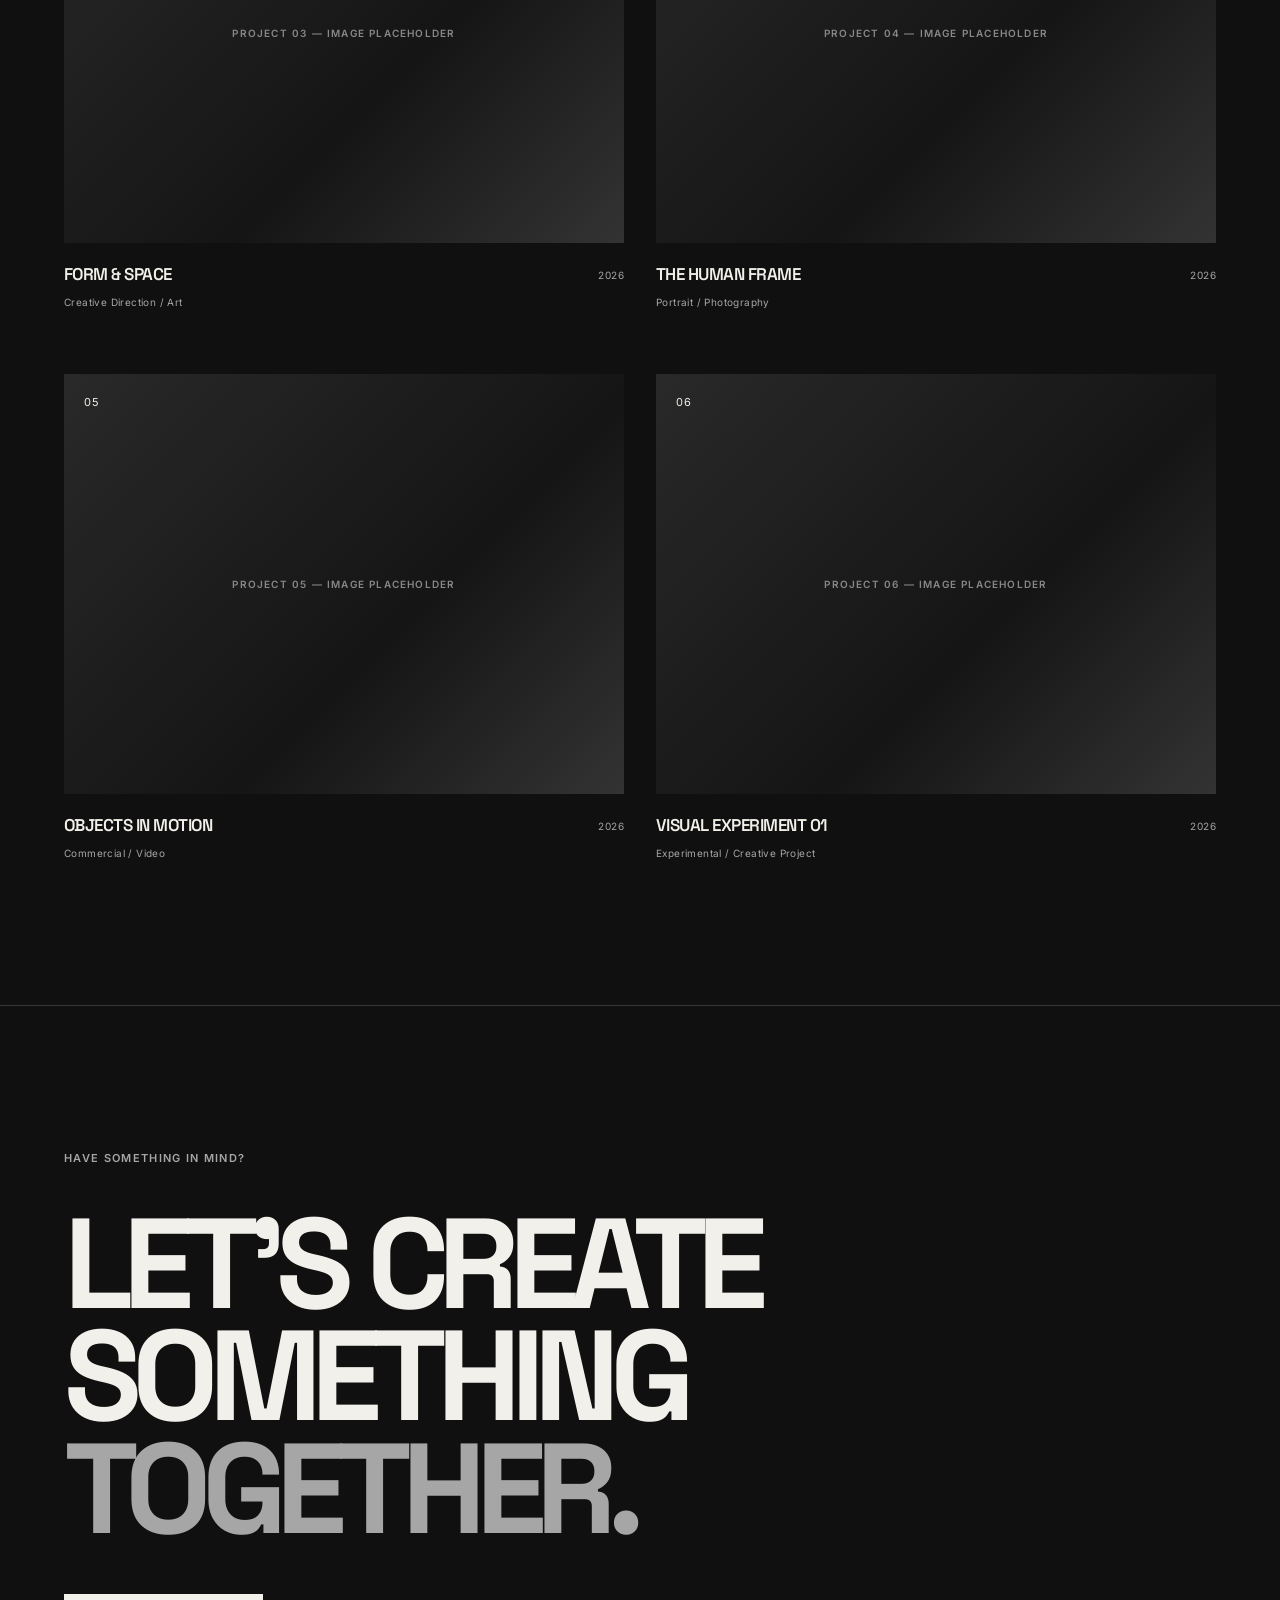
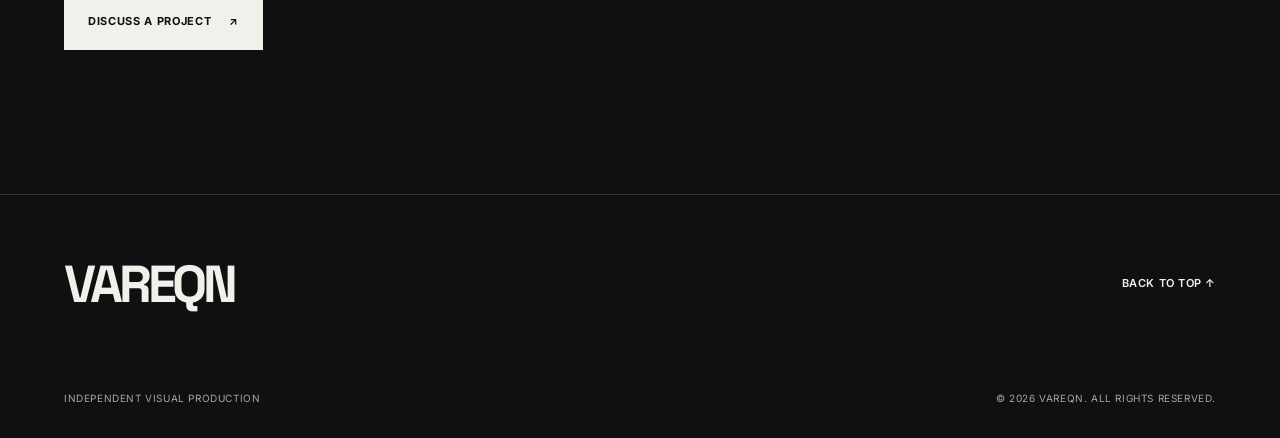
<file: portfolio/index.html>
<!DOCTYPE html>
<html lang="en">
<head>
  <meta charset="UTF-8">
  <meta name="viewport" content="width=device-width, initial-scale=1.0">

  <title>Portfolio — VAREQN</title>
  <meta name="description" content="Explore selected photography, video production and creative projects by VAREQN.">

  <meta name="theme-color" content="#101010">

  <link rel="preconnect" href="https://fonts.googleapis.com">
  <link rel="preconnect" href="https://fonts.gstatic.com" crossorigin>
  <link href="https://fonts.googleapis.com/css2?family=Inter:wght@400;500;600;700&family=Space+Grotesk:wght@400;500;600;700&display=swap" rel="stylesheet">

  <link rel="stylesheet" href="../assets/css/base.css">
  <link rel="stylesheet" href="../assets/css/header-footer.css">
  <link rel="stylesheet" href="../assets/css/portfolio.css">
  <link rel="stylesheet" href="../assets/css/responsive.css">
  
  <script src="../assets/js/main.js" defer></script>
</head>

<body>

  <!-- HEADER -->
  <header class="header" id="top">
    <div class="container header__inner">

      <a class="logo" href="../" aria-label="VAREQN Home">VAREQN</a>

      <nav class="nav" id="main-nav" aria-label="Main navigation">
        <a href="./">PORTFOLIO</a>
        <a href="../services/">SERVICES</a>
        <a href="../about/">ABOUT</a>
        <a href="../contact/">CONTACT</a>
      </nav>

      <a class="button button--primary header__cta" href="../contact/">
        DISCUSS A PROJECT <span>↗</span>
      </a>

      <button class="menu-toggle" aria-label="Open menu"
        aria-expanded="false" aria-controls="main-nav">
        <span></span>
        <span></span>
      </button>

    </div>
  </header>


  <main>

    <!-- PAGE INTRO -->
    <section class="portfolio-page-intro">
      <div class="container">

        <p class="eyebrow">VAREQN — SELECTED WORK</p>

        <h1 class="portfolio-page-title">
          OUR<br>
          <span>PORTFOLIO.</span>
        </h1>

        <div class="portfolio-page-intro__bottom">
          <p>
            A selection of visual projects, creative ideas
            and stories brought to life.
          </p>

          <span class="portfolio-page-count">
            SELECTED PROJECTS / 2026
          </span>
        </div>

      </div>
    </section>


    <!-- PROJECTS -->
    <section class="portfolio-page-projects">
      <div class="container">

        <!-- FILTERS -->
        <div class="portfolio-filters" aria-label="Filter projects">

          <button class="filter-button is-active"
            type="button" data-filter="all" aria-pressed="true">
            ALL
          </button>

          <button class="filter-button"
            type="button" data-filter="photography" aria-pressed="false">
            PHOTOGRAPHY
          </button>

          <button class="filter-button"
            type="button" data-filter="video" aria-pressed="false">
            VIDEO
          </button>

          <button class="filter-button"
            type="button" data-filter="creative" aria-pressed="false">
            CREATIVE
          </button>

        </div>


        <!-- PROJECT GRID -->
        <div class="portfolio-page-grid">

          <!-- PROJECT 01 -->
          <article class="portfolio-card"
            data-category="photography">

            <a class="portfolio-card__visual"
              href="./editorial-project-01/">

              <div class="media-placeholder portfolio-card__image">
                <span>PROJECT 01 — IMAGE PLACEHOLDER</span>
              </div>

              <span class="portfolio-card__number">01</span>
            </a>

            <div class="portfolio-card__info">
              <div>
                <h2>EDITORIAL IDENTITY</h2>
                <p>Fashion / Editorial Photography</p>
              </div>
              <span>2026</span>
            </div>

          </article>


          <!-- PROJECT 02 -->
          <article class="portfolio-card"
            data-category="video">

            <a class="portfolio-card__visual" href="#">

              <div class="media-placeholder portfolio-card__image">
                <span>PROJECT 02 — IMAGE PLACEHOLDER</span>
              </div>

              <span class="portfolio-card__number">02</span>
            </a>

            <div class="portfolio-card__info">
              <div>
                <h2>BEYOND THE SOUND</h2>
                <p>Music / Video Production</p>
              </div>
              <span>2026</span>
            </div>

          </article>


          <!-- PROJECT 03 -->
          <article class="portfolio-card"
            data-category="creative">

            <a class="portfolio-card__visual" href="#">

              <div class="media-placeholder portfolio-card__image">
                <span>PROJECT 03 — IMAGE PLACEHOLDER</span>
              </div>

              <span class="portfolio-card__number">03</span>
            </a>

            <div class="portfolio-card__info">
              <div>
                <h2>FORM &amp; SPACE</h2>
                <p>Creative Direction / Art</p>
              </div>
              <span>2026</span>
            </div>

          </article>


          <!-- PROJECT 04 -->
          <article class="portfolio-card"
            data-category="photography">

            <a class="portfolio-card__visual" href="#">

              <div class="media-placeholder portfolio-card__image">
                <span>PROJECT 04 — IMAGE PLACEHOLDER</span>
              </div>

              <span class="portfolio-card__number">04</span>
            </a>

            <div class="portfolio-card__info">
              <div>
                <h2>THE HUMAN FRAME</h2>
                <p>Portrait / Photography</p>
              </div>
              <span>2026</span>
            </div>

          </article>


          <!-- PROJECT 05 -->
          <article class="portfolio-card"
            data-category="video">

            <a class="portfolio-card__visual" href="#">

              <div class="media-placeholder portfolio-card__image">
                <span>PROJECT 05 — IMAGE PLACEHOLDER</span>
              </div>

              <span class="portfolio-card__number">05</span>
            </a>

            <div class="portfolio-card__info">
              <div>
                <h2>OBJECTS IN MOTION</h2>
                <p>Commercial / Video</p>
              </div>
              <span>2026</span>
            </div>

          </article>


          <!-- PROJECT 06 -->
          <article class="portfolio-card"
            data-category="creative">

            <a class="portfolio-card__visual" href="#">

              <div class="media-placeholder portfolio-card__image">
                <span>PROJECT 06 — IMAGE PLACEHOLDER</span>
              </div>

              <span class="portfolio-card__number">06</span>
            </a>

            <div class="portfolio-card__info">
              <div>
                <h2>VISUAL EXPERIMENT 01</h2>
                <p>Experimental / Creative Project</p>
              </div>
              <span>2026</span>
            </div>

          </article>

        </div>

        <p class="portfolio-empty" hidden>
          No projects found in this category.
        </p>

      </div>
    </section>


    <!-- CONTACT CTA -->
    <section class="section contact-cta">
      <div class="container">

        <p class="eyebrow">HAVE SOMETHING IN MIND?</p>

        <h2 class="contact-cta__title">
          LET'S CREATE<br>
          SOMETHING<br>
          <span>TOGETHER.</span>
        </h2>

        <a class="button button--primary" href="../contact/">
          DISCUSS A PROJECT <span>↗</span>
        </a>

      </div>
    </section>

  </main>


  <!-- FOOTER -->
  <footer class="footer">
    <div class="container">

      <div class="footer__top">
        <a class="logo logo--large" href="../">VAREQN</a>

        <a class="text-link" href="#top">
          BACK TO TOP ↑
        </a>
      </div>

      <div class="footer__bottom">
        <p>INDEPENDENT VISUAL PRODUCTION</p>
        <p>© 2026 VAREQN. ALL RIGHTS RESERVED.</p>
      </div>

    </div>
  </footer>

</body>
</html>
</file>
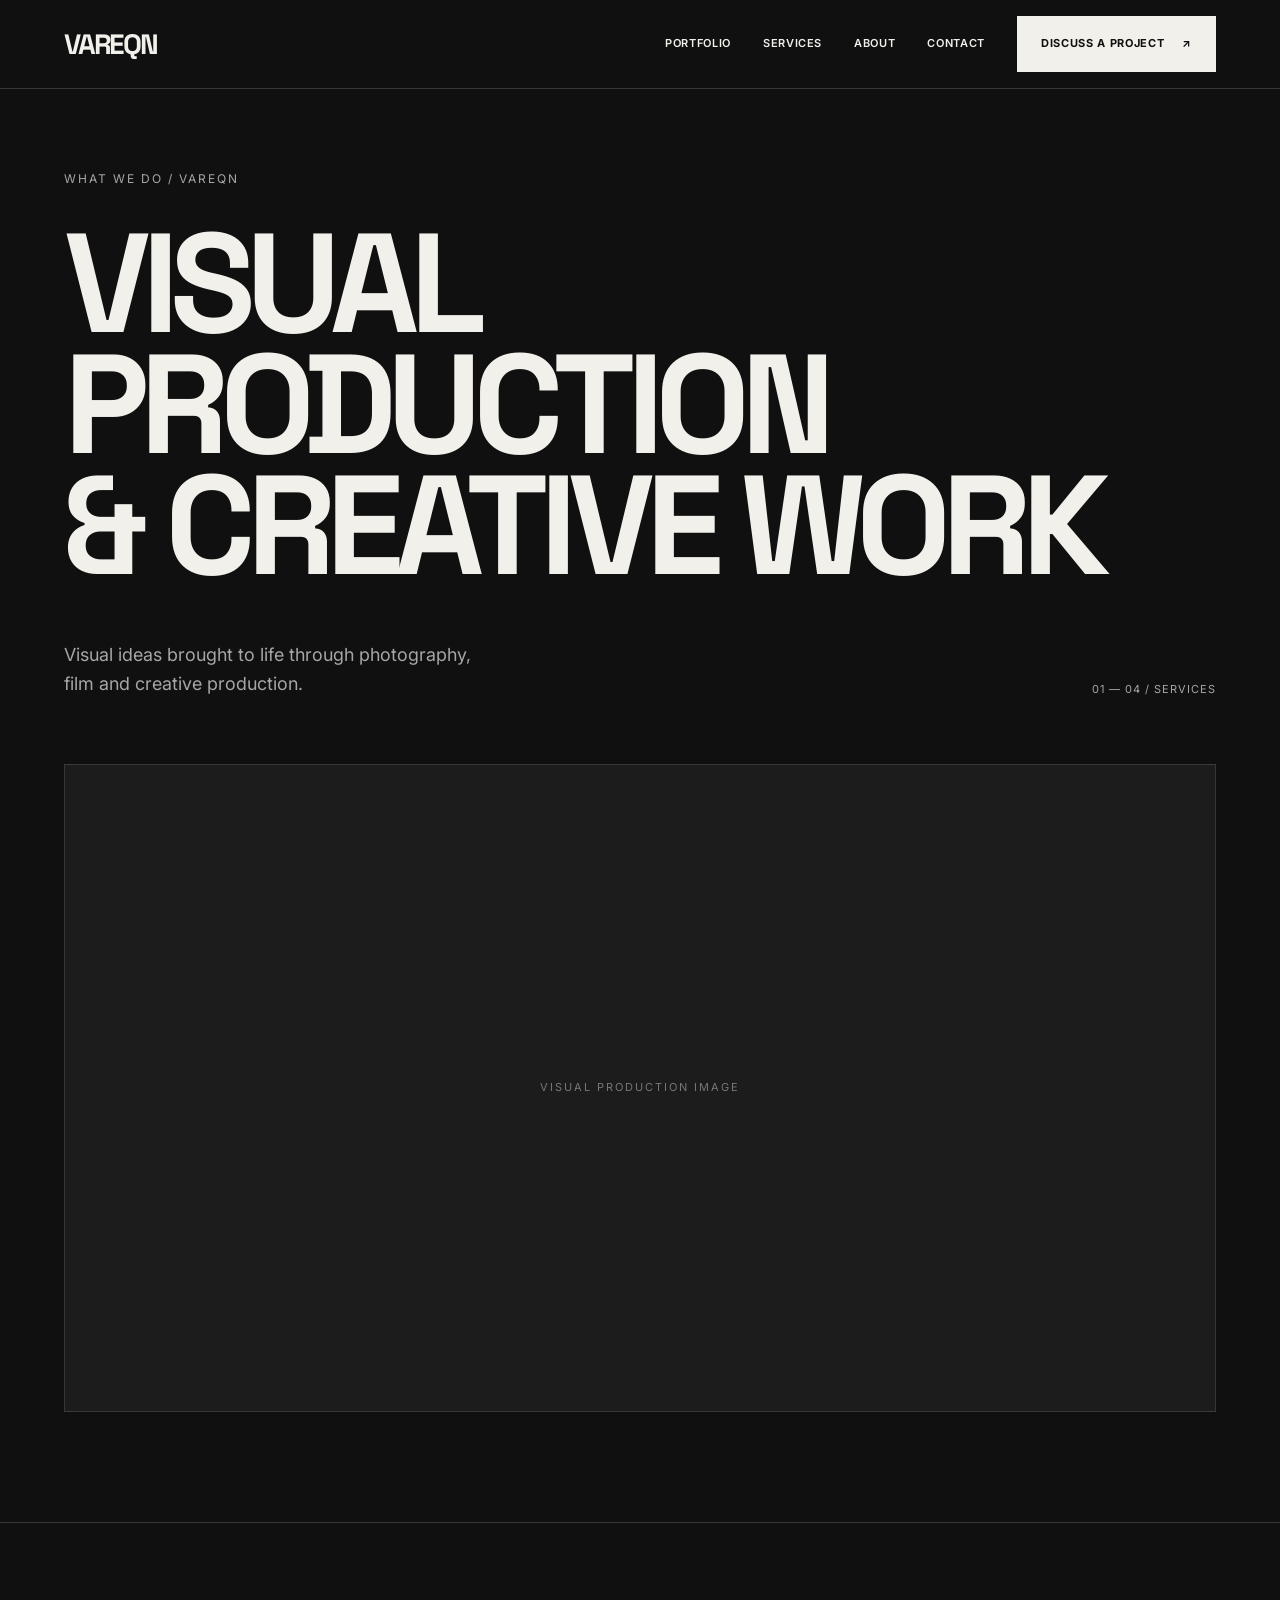
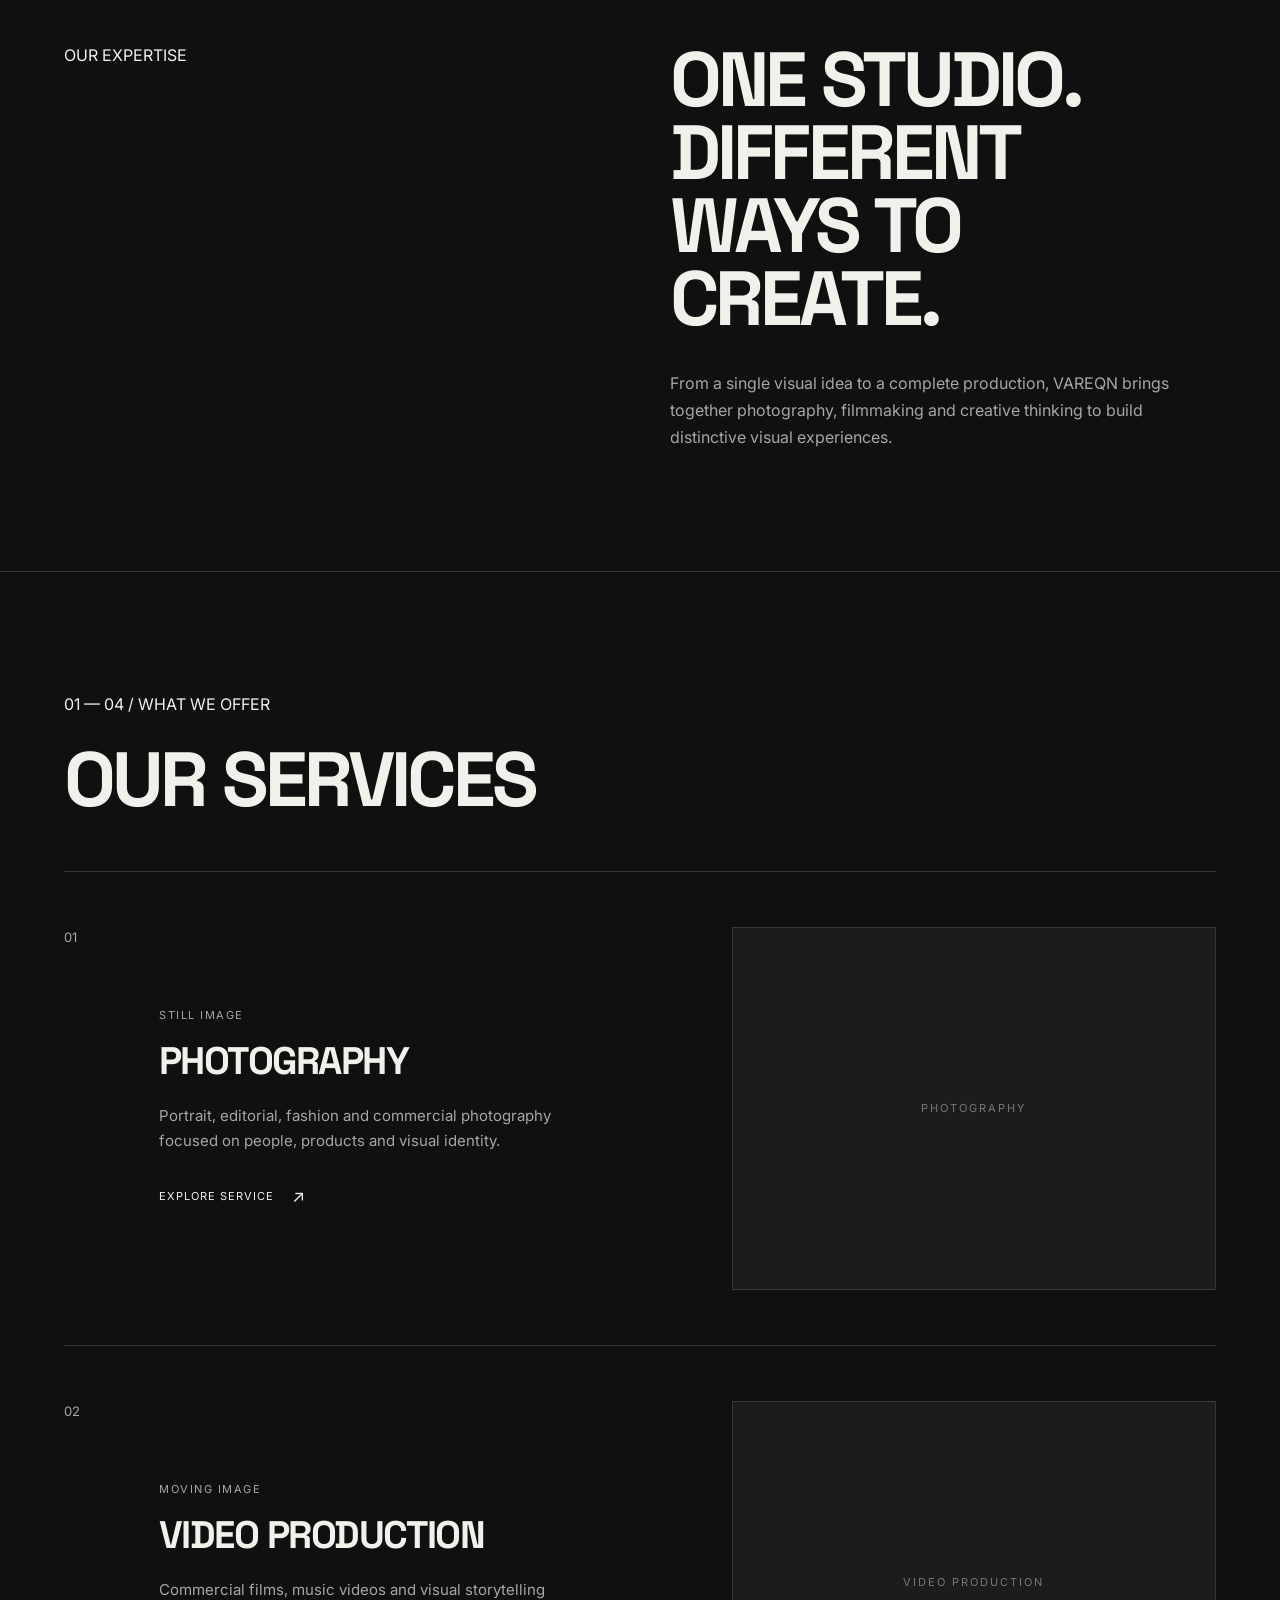
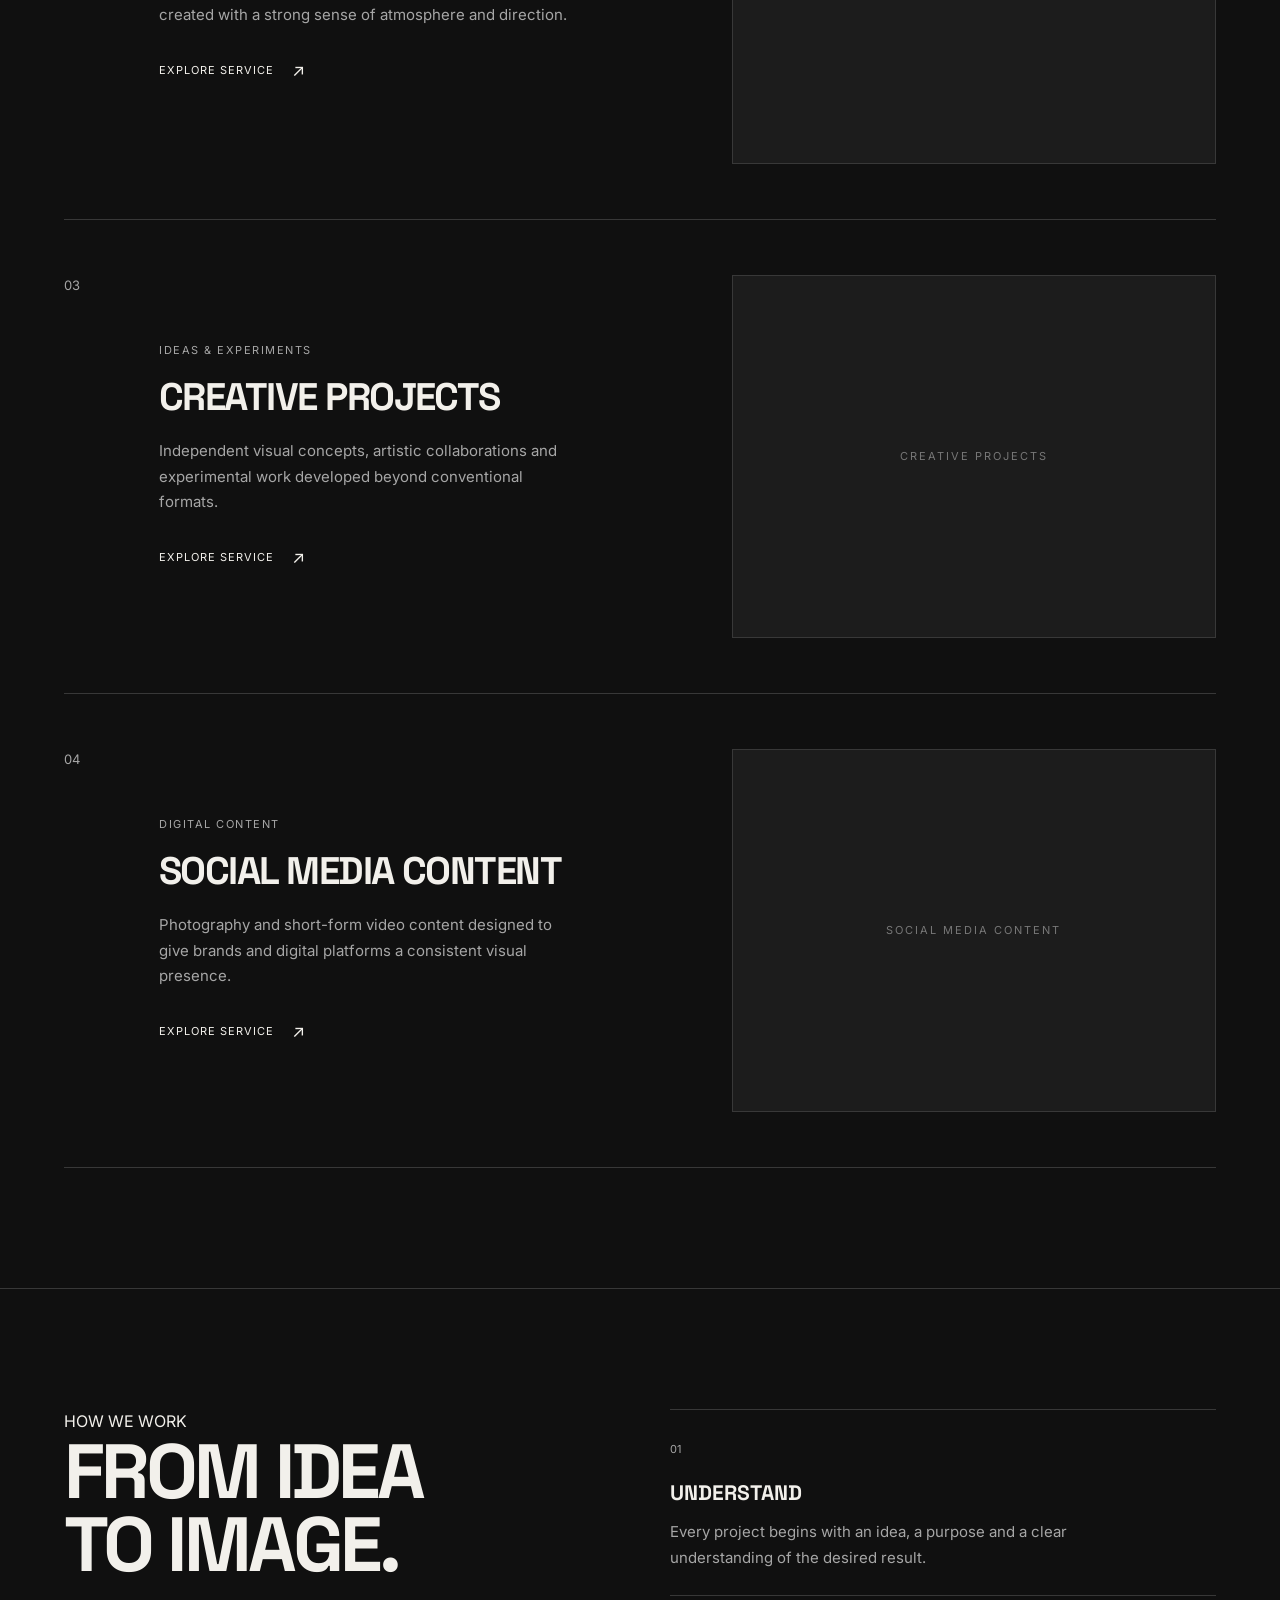
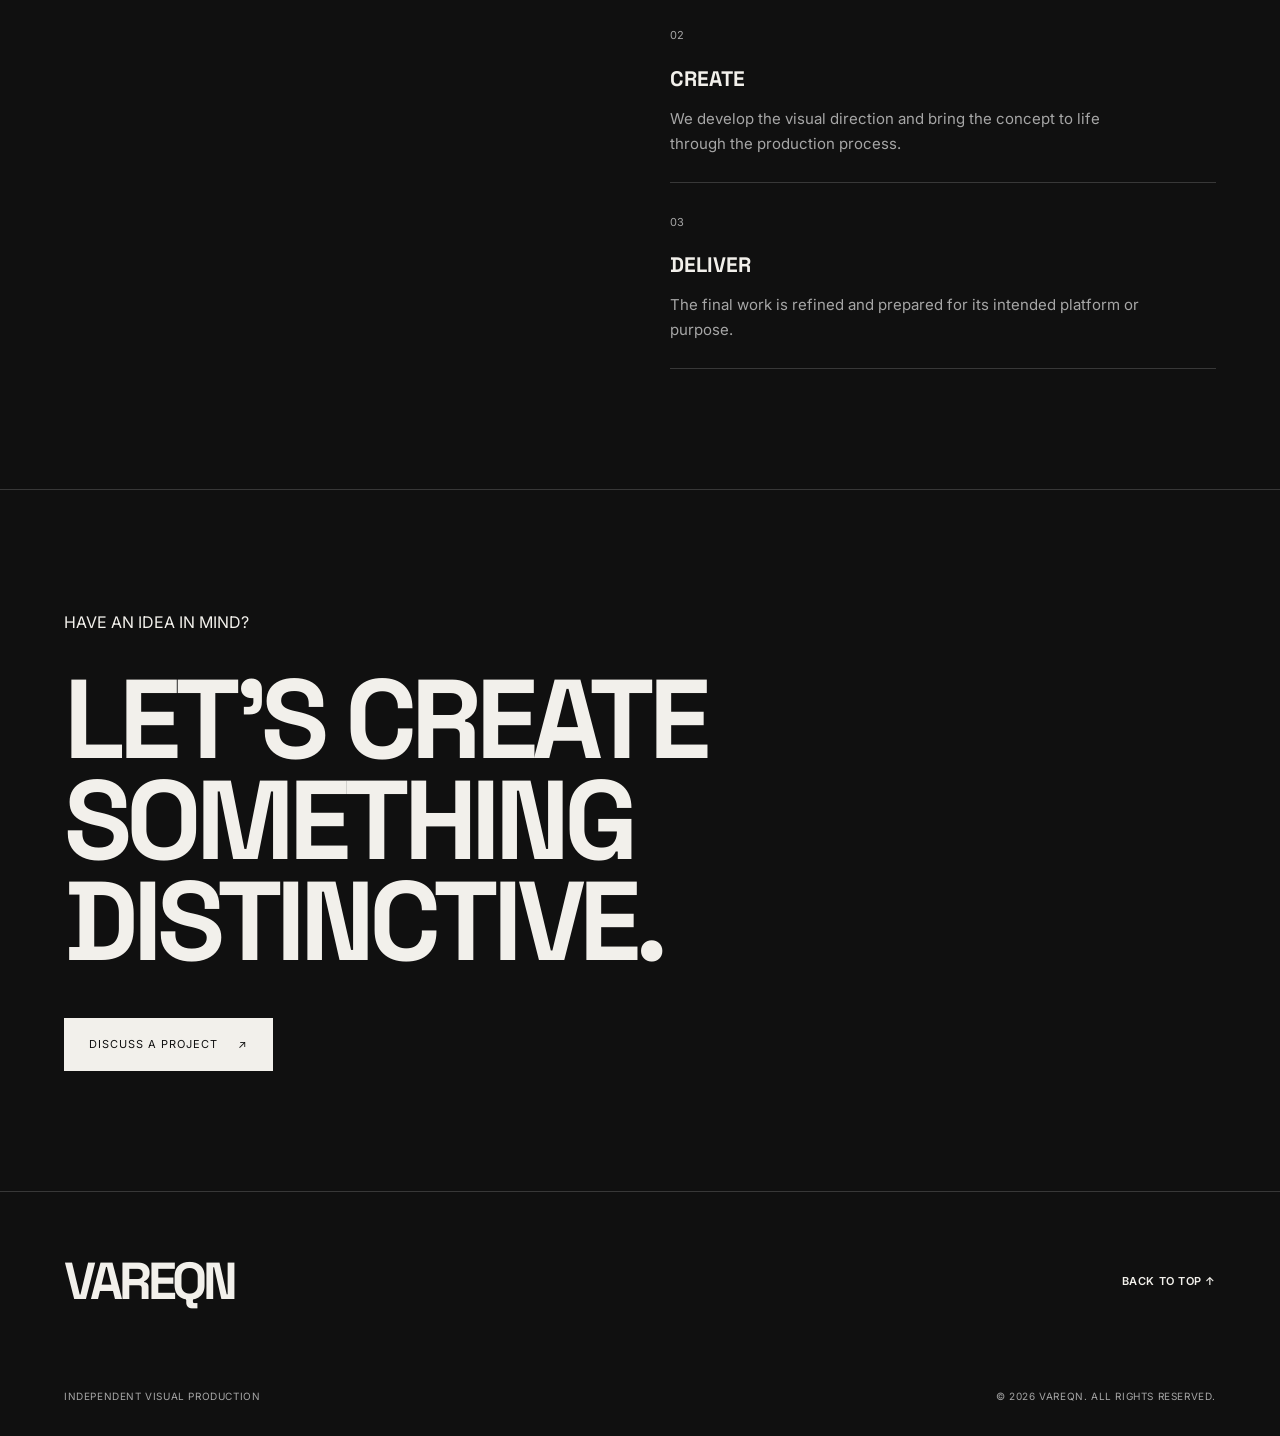
<file: services/index.html>
<!DOCTYPE html>
<html lang="en">
<head>
  <meta charset="UTF-8">
  <meta name="viewport" content="width=device-width, initial-scale=1.0">

  <title>Services — VAREQN</title>
  <meta name="description" content="Explore photography, video production, creative projects and social media content services by VAREQN.">

  <!-- Google Fonts -->
  <link rel="preconnect" href="https://fonts.googleapis.com">
  <link rel="preconnect" href="https://fonts.gstatic.com" crossorigin>
  <link href="https://fonts.googleapis.com/css2?family=Inter:wght@400;500;600;700&family=Space+Grotesk:wght@400;500;600;700&display=swap" rel="stylesheet">

  <!-- CSS -->
  <link rel="stylesheet" href="../assets/css/base.css">
  <link rel="stylesheet" href="../assets/css/header-footer.css">
  <link rel="stylesheet" href="../assets/css/services.css">
  <link rel="stylesheet" href="../assets/css/responsive.css">

  <!-- JavaScript -->
  <script src="../assets/js/main.js" defer></script>
</head>

<body>

  <!-- HEADER -->
  <header class="header" id="top">
    <div class="container header__inner">

      <a class="logo" href="../" aria-label="VAREQN Home">VAREQN</a>

      <nav class="nav" id="main-nav" aria-label="Main navigation">
        <a href="../portfolio/">PORTFOLIO</a>
        <a href="../services/">SERVICES</a>
        <a href="../about/">ABOUT</a>
        <a href="../contact/">CONTACT</a>
      </nav>

      <a class="button button--primary header__cta" href="../contact/">
        DISCUSS A PROJECT <span>↗</span>
      </a>

      <button class="menu-toggle" aria-label="Open menu"
        aria-expanded="false" aria-controls="main-nav">
        <span></span>
        <span></span>
      </button>

    </div>
  </header>

  <main>

    <!-- HERO -->
    <section class="services-hero">
      <div class="container">

        <p class="services-eyebrow">WHAT WE DO / VAREQN</p>

        <h1 class="services-title">
          VISUAL<br>PRODUCTION<br>& CREATIVE WORK
        </h1>

        <div class="services-hero__bottom">
          <p>
            Visual ideas brought to life through photography,
            film and creative production.
          </p>

          <span>01 — 04 / SERVICES</span>
        </div>

        <div class="services-placeholder services-placeholder--hero">
          <span>VISUAL PRODUCTION IMAGE</span>
        </div>

      </div>
    </section>

    <!-- INTRODUCTION -->
    <section class="services-intro">
      <div class="container services-intro__grid">

        <div>
          <p class="section-label">OUR EXPERTISE</p>
        </div>

        <div>
          <h2>
            ONE STUDIO.<br>
            DIFFERENT<br>
            WAYS TO CREATE.
          </h2>

          <p>
            From a single visual idea to a complete production,
            VAREQN brings together photography, filmmaking
            and creative thinking to build distinctive visual
            experiences.
          </p>
        </div>

      </div>
    </section>

    <!-- SERVICES LIST -->
    <section class="services-list">
      <div class="container">

        <div class="services-list__heading">
          <p class="section-label">01 — 04 / WHAT WE OFFER</p>
          <h2>OUR SERVICES</h2>
        </div>

        <!-- SERVICE 01 -->
        <article class="service-item">

          <div class="service-item__number">01</div>

          <div class="service-item__content">
            <p class="service-item__category">STILL IMAGE</p>

            <h3>PHOTOGRAPHY</h3>

            <p class="service-item__description">
              Portrait, editorial, fashion and commercial
              photography focused on people, products
              and visual identity.
            </p>

            <a href="./photography/" class="service-item__link">
              EXPLORE SERVICE <span>↗</span>
            </a>
          </div>

          <div class="services-placeholder service-item__image">
            <span>PHOTOGRAPHY</span>
          </div>

        </article>

        <!-- SERVICE 02 -->
        <article class="service-item">

          <div class="service-item__number">02</div>

          <div class="service-item__content">
            <p class="service-item__category">MOVING IMAGE</p>

            <h3>VIDEO PRODUCTION</h3>

            <p class="service-item__description">
              Commercial films, music videos and visual
              storytelling created with a strong sense
              of atmosphere and direction.
            </p>

            <a href="./video-production/" class="service-item__link">
              EXPLORE SERVICE <span>↗</span>
            </a>
          </div>

          <div class="services-placeholder service-item__image">
            <span>VIDEO PRODUCTION</span>
          </div>

        </article>

        <!-- SERVICE 03 -->
        <article class="service-item">

          <div class="service-item__number">03</div>

          <div class="service-item__content">
            <p class="service-item__category">IDEAS & EXPERIMENTS</p>

            <h3>CREATIVE PROJECTS</h3>

            <p class="service-item__description">
              Independent visual concepts, artistic
              collaborations and experimental work
              developed beyond conventional formats.
            </p>

            <a href="./creative-projects/" class="service-item__link">
              EXPLORE SERVICE <span>↗</span>
            </a>
          </div>

          <div class="services-placeholder service-item__image">
            <span>CREATIVE PROJECTS</span>
          </div>

        </article>

        <!-- SERVICE 04 -->
        <article class="service-item">

          <div class="service-item__number">04</div>

          <div class="service-item__content">
            <p class="service-item__category">DIGITAL CONTENT</p>

            <h3>SOCIAL MEDIA CONTENT</h3>

            <p class="service-item__description">
              Photography and short-form video content
              designed to give brands and digital platforms
              a consistent visual presence.
            </p>

            <a href="./social-media-content/" class="service-item__link">
              EXPLORE SERVICE <span>↗</span>
            </a>
          </div>

          <div class="services-placeholder service-item__image">
            <span>SOCIAL MEDIA CONTENT</span>
          </div>

        </article>

      </div>
    </section>

    <!-- APPROACH -->
    <section class="services-approach">
      <div class="container services-approach__grid">

        <div>
          <p class="section-label">HOW WE WORK</p>
          <h2>FROM IDEA<br>TO IMAGE.</h2>
        </div>

        <div class="services-approach__content">

          <div>
            <span>01</span>
            <h3>UNDERSTAND</h3>
            <p>
              Every project begins with an idea,
              a purpose and a clear understanding
              of the desired result.
            </p>
          </div>

          <div>
            <span>02</span>
            <h3>CREATE</h3>
            <p>
              We develop the visual direction
              and bring the concept to life
              through the production process.
            </p>
          </div>

          <div>
            <span>03</span>
            <h3>DELIVER</h3>
            <p>
              The final work is refined and prepared
              for its intended platform or purpose.
            </p>
          </div>

        </div>

      </div>
    </section>

    <!-- CONTACT CTA -->
    <section class="services-cta">
      <div class="container">

        <p class="section-label">HAVE AN IDEA IN MIND?</p>

        <h2>
          LET'S CREATE<br>
          SOMETHING<br>
          DISTINCTIVE.
        </h2>

        <a href="../contact/" class="services-cta__link">
          DISCUSS A PROJECT <span>↗</span>
        </a>

      </div>
    </section>

  </main>

  <!-- FOOTER -->
  <footer class="footer">
    <div class="container">

      <div class="footer__top">
        <a class="logo logo--large" href="../">VAREQN</a>

        <a class="text-link" href="#top">
          BACK TO TOP ↑
        </a>
      </div>

      <div class="footer__bottom">
        <p>INDEPENDENT VISUAL PRODUCTION</p>
        <p>© 2026 VAREQN. ALL RIGHTS RESERVED.</p>
      </div>

    </div>
  </footer>

</body>
</html>
</file>
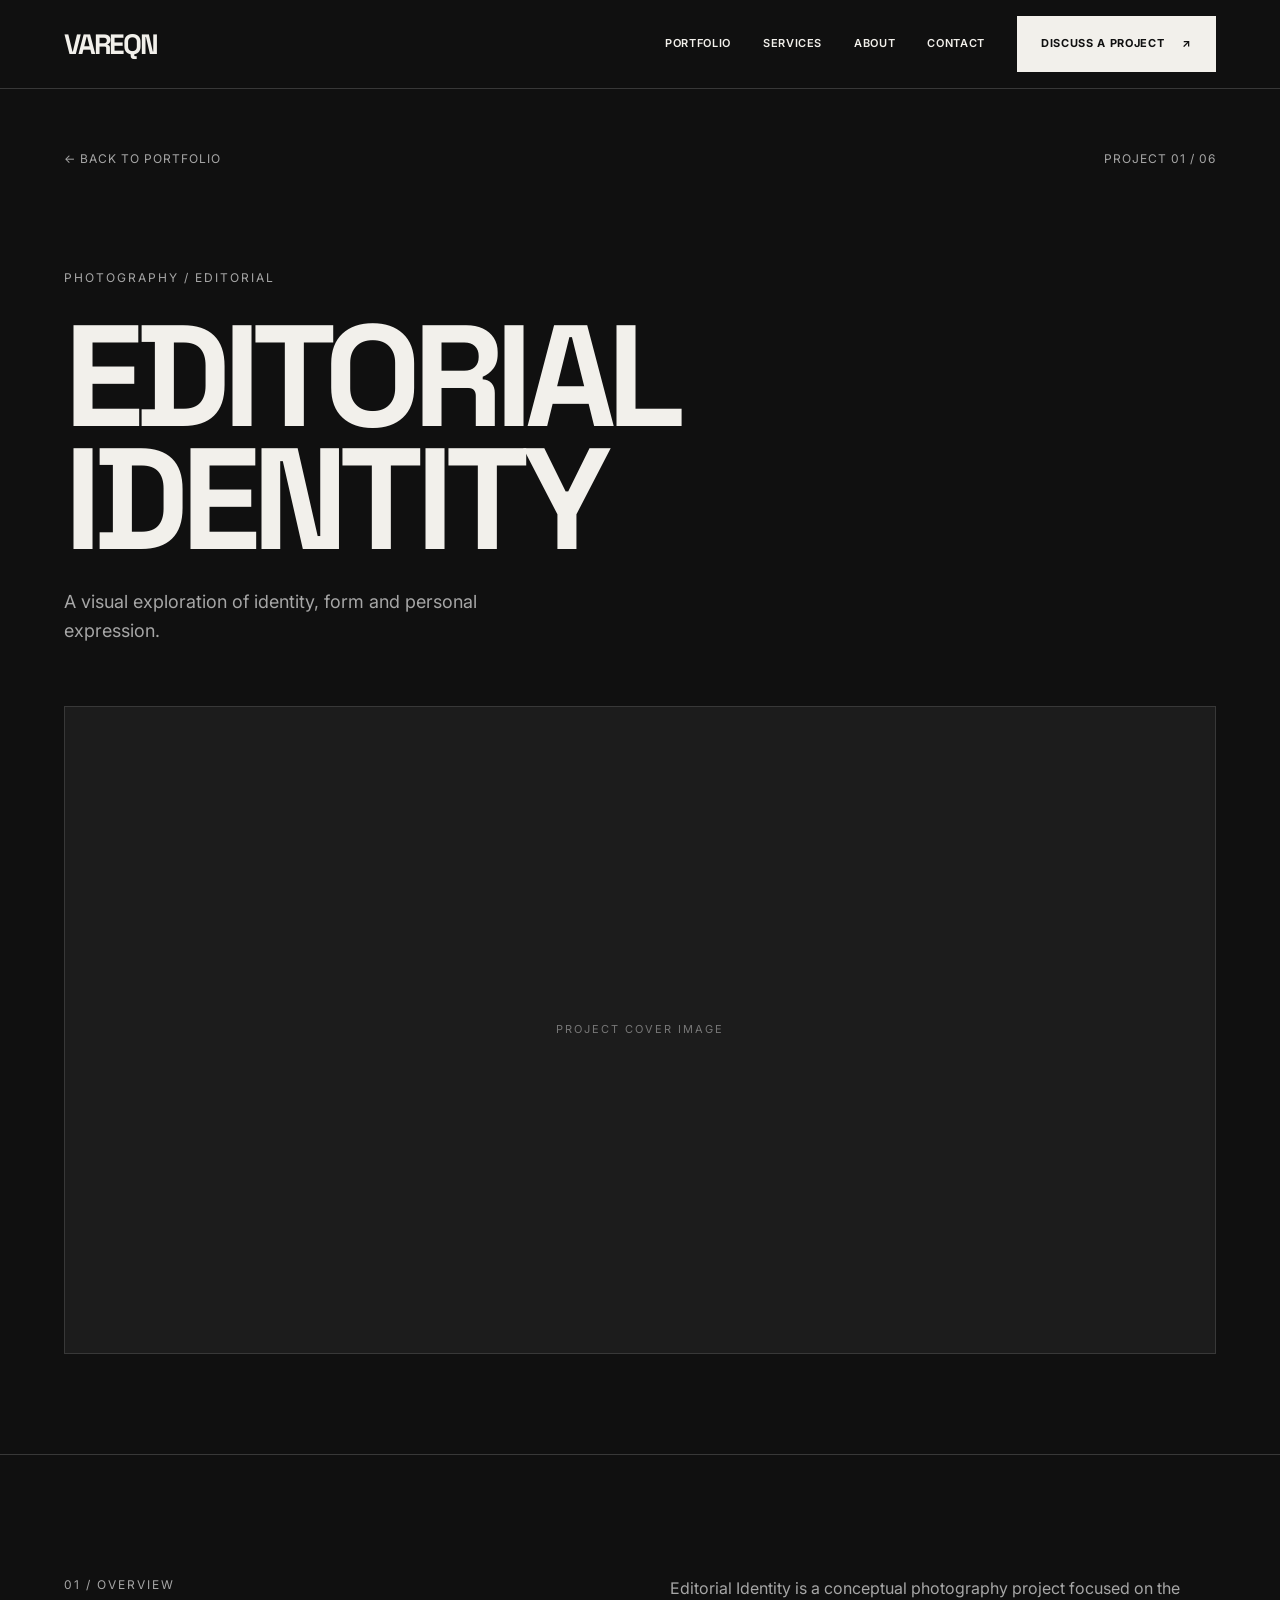
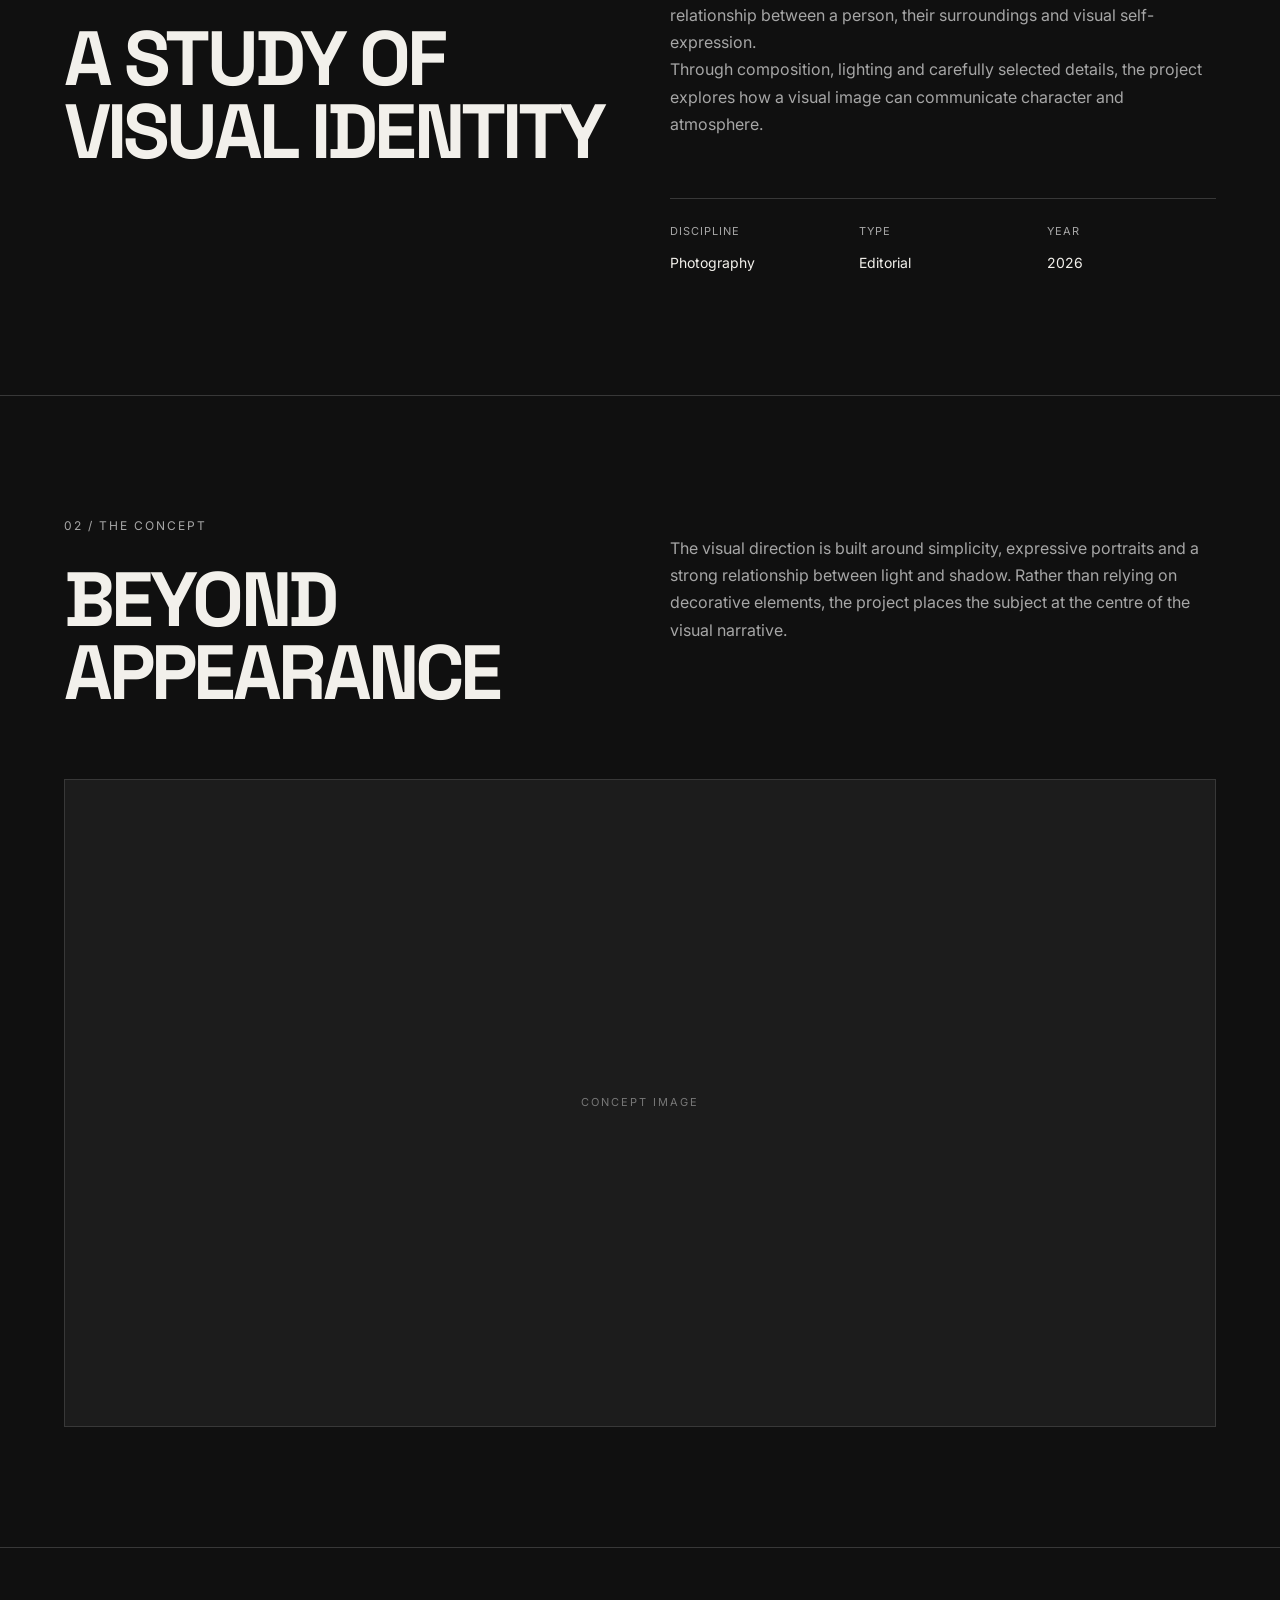
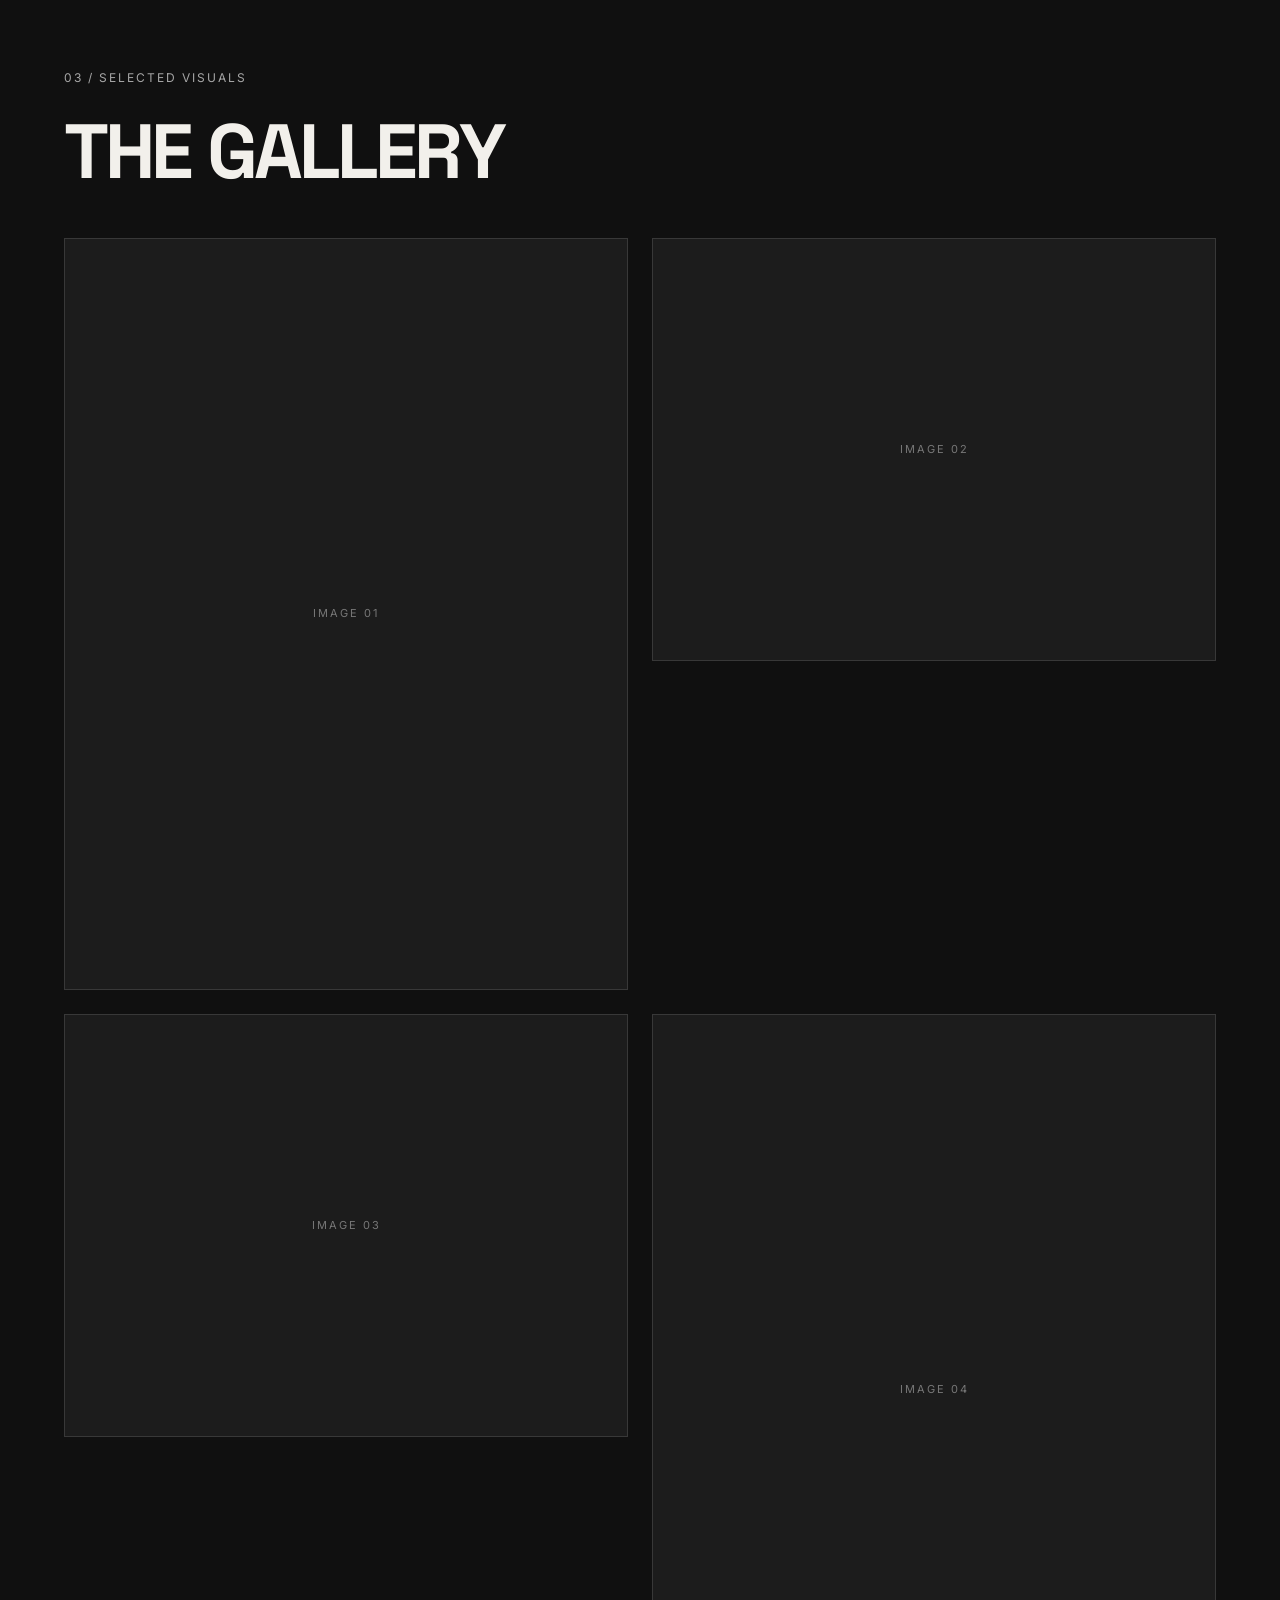
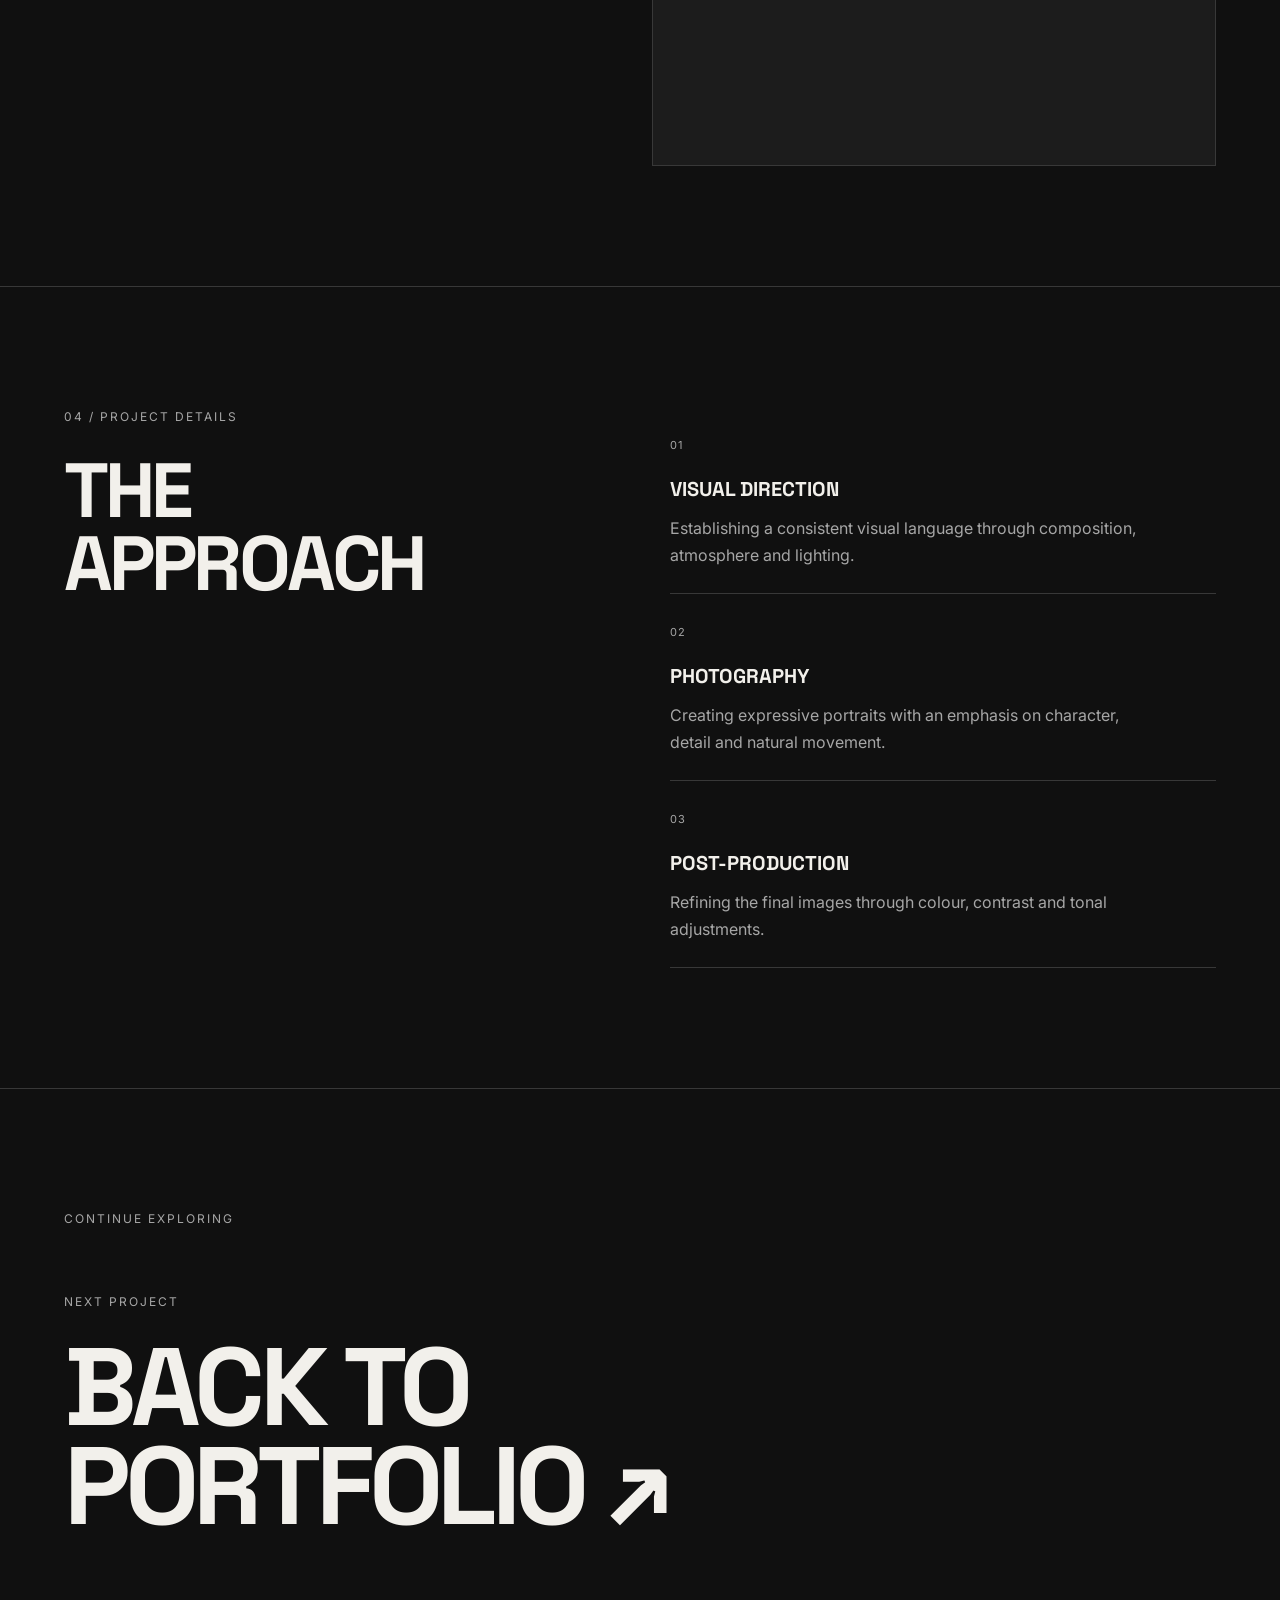
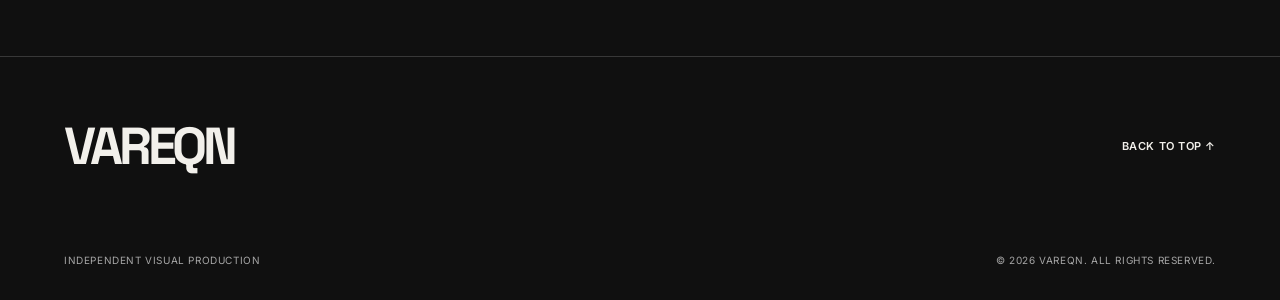
<file: portfolio/editorial-project-01/index.html>
<!DOCTYPE html>
<html lang="en">
<head>
  <meta charset="UTF-8">
  <meta name="viewport" content="width=device-width, initial-scale=1.0">

  <title>Editorial Identity — VAREQN</title>
  <meta name="description" content="Editorial Identity — a visual photography project by VAREQN.">

  <!-- Google Fonts -->
  <link rel="preconnect" href="https://fonts.googleapis.com">
  <link rel="preconnect" href="https://fonts.gstatic.com" crossorigin>
  <link href="https://fonts.googleapis.com/css2?family=Inter:wght@400;500;600;700&family=Space+Grotesk:wght@400;500;600;700&display=swap" rel="stylesheet">

  <!-- CSS -->
  <link rel="stylesheet" href="../../assets/css/base.css">
  <link rel="stylesheet" href="../../assets/css/header-footer.css">
  <link rel="stylesheet" href="../../assets/css/project.css">
  <link rel="stylesheet" href="../../assets/css/responsive.css">

  <!-- JavaScript -->
  <script src="../../assets/js/main.js" defer></script>
</head>

<body>

  <!-- HEADER -->
  <header class="header" id="top">
    <div class="container header__inner">

      <a class="logo" href="../../" aria-label="VAREQN Home">VAREQN</a>

      <nav class="nav" id="main-nav" aria-label="Main navigation">
        <a href="../../portfolio/">PORTFOLIO</a>
        <a href="../../services/">SERVICES</a>
        <a href="../../about/">ABOUT</a>
        <a href="../../contact/">CONTACT</a>
      </nav>

      <a class="button button--primary header__cta" href="../../contact/">
        DISCUSS A PROJECT <span>↗</span>
      </a>

      <button class="menu-toggle" aria-label="Open menu"
        aria-expanded="false" aria-controls="main-nav">
        <span></span>
        <span></span>
      </button>

    </div>
  </header>


  <main>

    <!-- PROJECT HERO -->
    <section class="project-hero">
      <div class="container">

        <div class="project-hero__top">
          <a href="../" class="project-back">← BACK TO PORTFOLIO</a>
          <span class="project-number">PROJECT 01 / 06</span>
        </div>

        <p class="project-eyebrow">PHOTOGRAPHY / EDITORIAL</p>

        <h1 class="project-title">EDITORIAL<br>IDENTITY</h1>

        <p class="project-intro">
          A visual exploration of identity, form and personal expression.
        </p>

        <div class="project-placeholder project-placeholder--hero">
          <span>PROJECT COVER IMAGE</span>
        </div>

      </div>
    </section>


    <!-- PROJECT OVERVIEW -->
    <section class="project-overview">
      <div class="container project-overview__grid">

        <div>
          <p class="section-label">01 / OVERVIEW</p>
          <h2>A STUDY OF<br>VISUAL IDENTITY</h2>
        </div>

        <div class="project-overview__content">
          <p>
            Editorial Identity is a conceptual photography project
            focused on the relationship between a person, their
            surroundings and visual self-expression.
          </p>

          <p>
            Through composition, lighting and carefully selected
            details, the project explores how a visual image can
            communicate character and atmosphere.
          </p>

          <div class="project-meta">
            <div>
              <span>DISCIPLINE</span>
              <strong>Photography</strong>
            </div>
            <div>
              <span>TYPE</span>
              <strong>Editorial</strong>
            </div>
            <div>
              <span>YEAR</span>
              <strong>2026</strong>
            </div>
          </div>
        </div>

      </div>
    </section>


    <!-- CONCEPT -->
    <section class="project-concept">
      <div class="container">

        <p class="section-label">02 / THE CONCEPT</p>

        <div class="project-concept__grid">
          <h2>BEYOND<br>APPEARANCE</h2>

          <p>
            The visual direction is built around simplicity,
            expressive portraits and a strong relationship
            between light and shadow.

            Rather than relying on decorative elements,
            the project places the subject at the centre
            of the visual narrative.
          </p>
        </div>

        <div class="project-placeholder project-placeholder--wide">
          <span>CONCEPT IMAGE</span>
        </div>

      </div>
    </section>


    <!-- GALLERY -->
    <section class="project-gallery">
      <div class="container">

        <div class="project-gallery__heading">
          <p class="section-label">03 / SELECTED VISUALS</p>
          <h2>THE GALLERY</h2>
        </div>

        <div class="project-gallery__grid">
          <div class="project-placeholder project-placeholder--portrait">
            <span>IMAGE 01</span>
          </div>

          <div class="project-placeholder project-placeholder--landscape">
            <span>IMAGE 02</span>
          </div>

          <div class="project-placeholder project-placeholder--landscape">
            <span>IMAGE 03</span>
          </div>

          <div class="project-placeholder project-placeholder--portrait">
            <span>IMAGE 04</span>
          </div>
        </div>

      </div>
    </section>


    <!-- PROJECT DETAILS -->
    <section class="project-details">
      <div class="container project-details__grid">

        <div>
          <p class="section-label">04 / PROJECT DETAILS</p>
          <h2>THE<br>APPROACH</h2>
        </div>

        <div class="project-details__content">
          <div>
            <span>01</span>
            <h3>VISUAL DIRECTION</h3>
            <p>
              Establishing a consistent visual language
              through composition, atmosphere and lighting.
            </p>
          </div>

          <div>
            <span>02</span>
            <h3>PHOTOGRAPHY</h3>
            <p>
              Creating expressive portraits with an emphasis
              on character, detail and natural movement.
            </p>
          </div>

          <div>
            <span>03</span>
            <h3>POST-PRODUCTION</h3>
            <p>
              Refining the final images through colour,
              contrast and tonal adjustments.
            </p>
          </div>
        </div>

      </div>
    </section>


    <!-- NEXT PROJECT -->
    <section class="next-project">
      <div class="container">

        <p class="section-label">CONTINUE EXPLORING</p>

        <a href="../" class="next-project__link">
          <span>NEXT PROJECT</span>
          <h2>BACK TO<br>PORTFOLIO ↗</h2>
        </a>

      </div>
    </section>

  </main>


  <!-- FOOTER -->
  <footer class="footer">
    <div class="container">

      <div class="footer__top">
        <a class="logo logo--large" href="../../">VAREQN</a>

        <a class="text-link" href="#top">
          BACK TO TOP ↑
        </a>
      </div>

      <div class="footer__bottom">
        <p>INDEPENDENT VISUAL PRODUCTION</p>
        <p>© 2026 VAREQN. ALL RIGHTS RESERVED.</p>
      </div>

    </div>
  </footer>

</body>
</html>
</file>
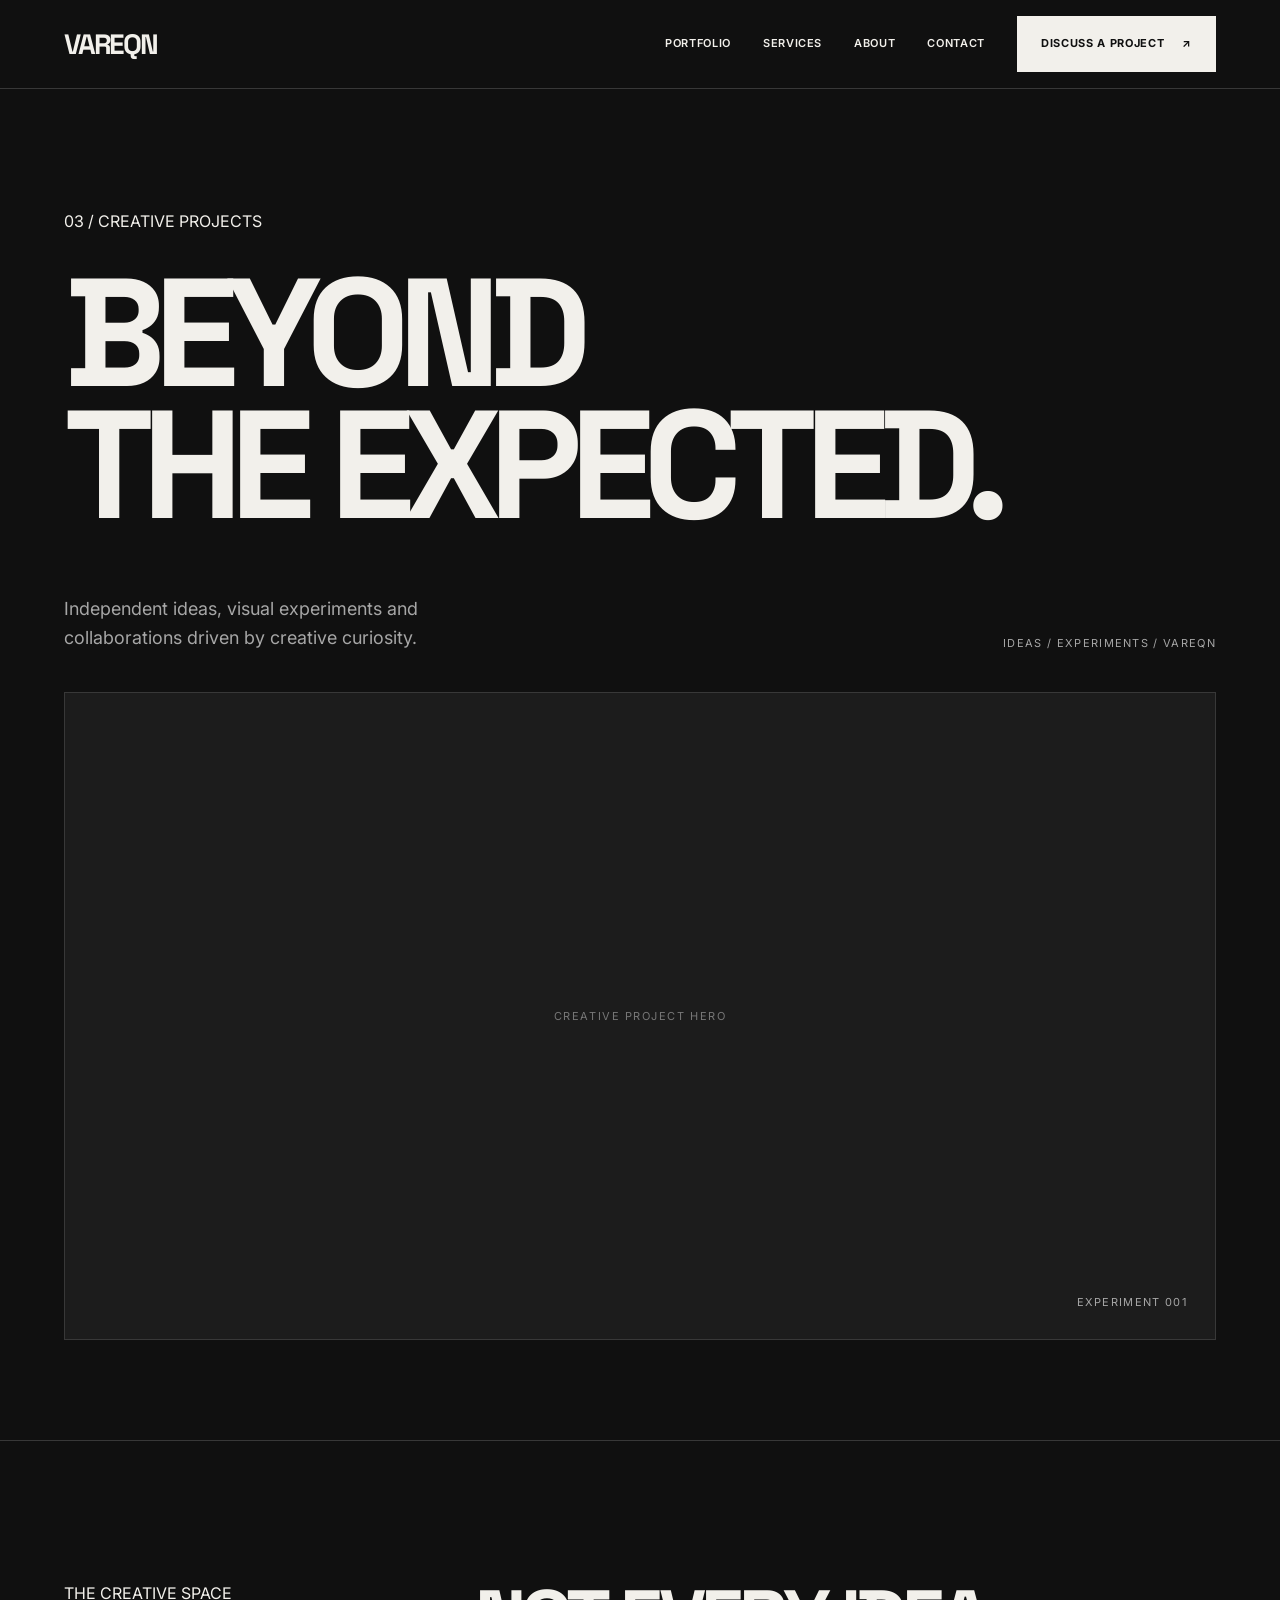
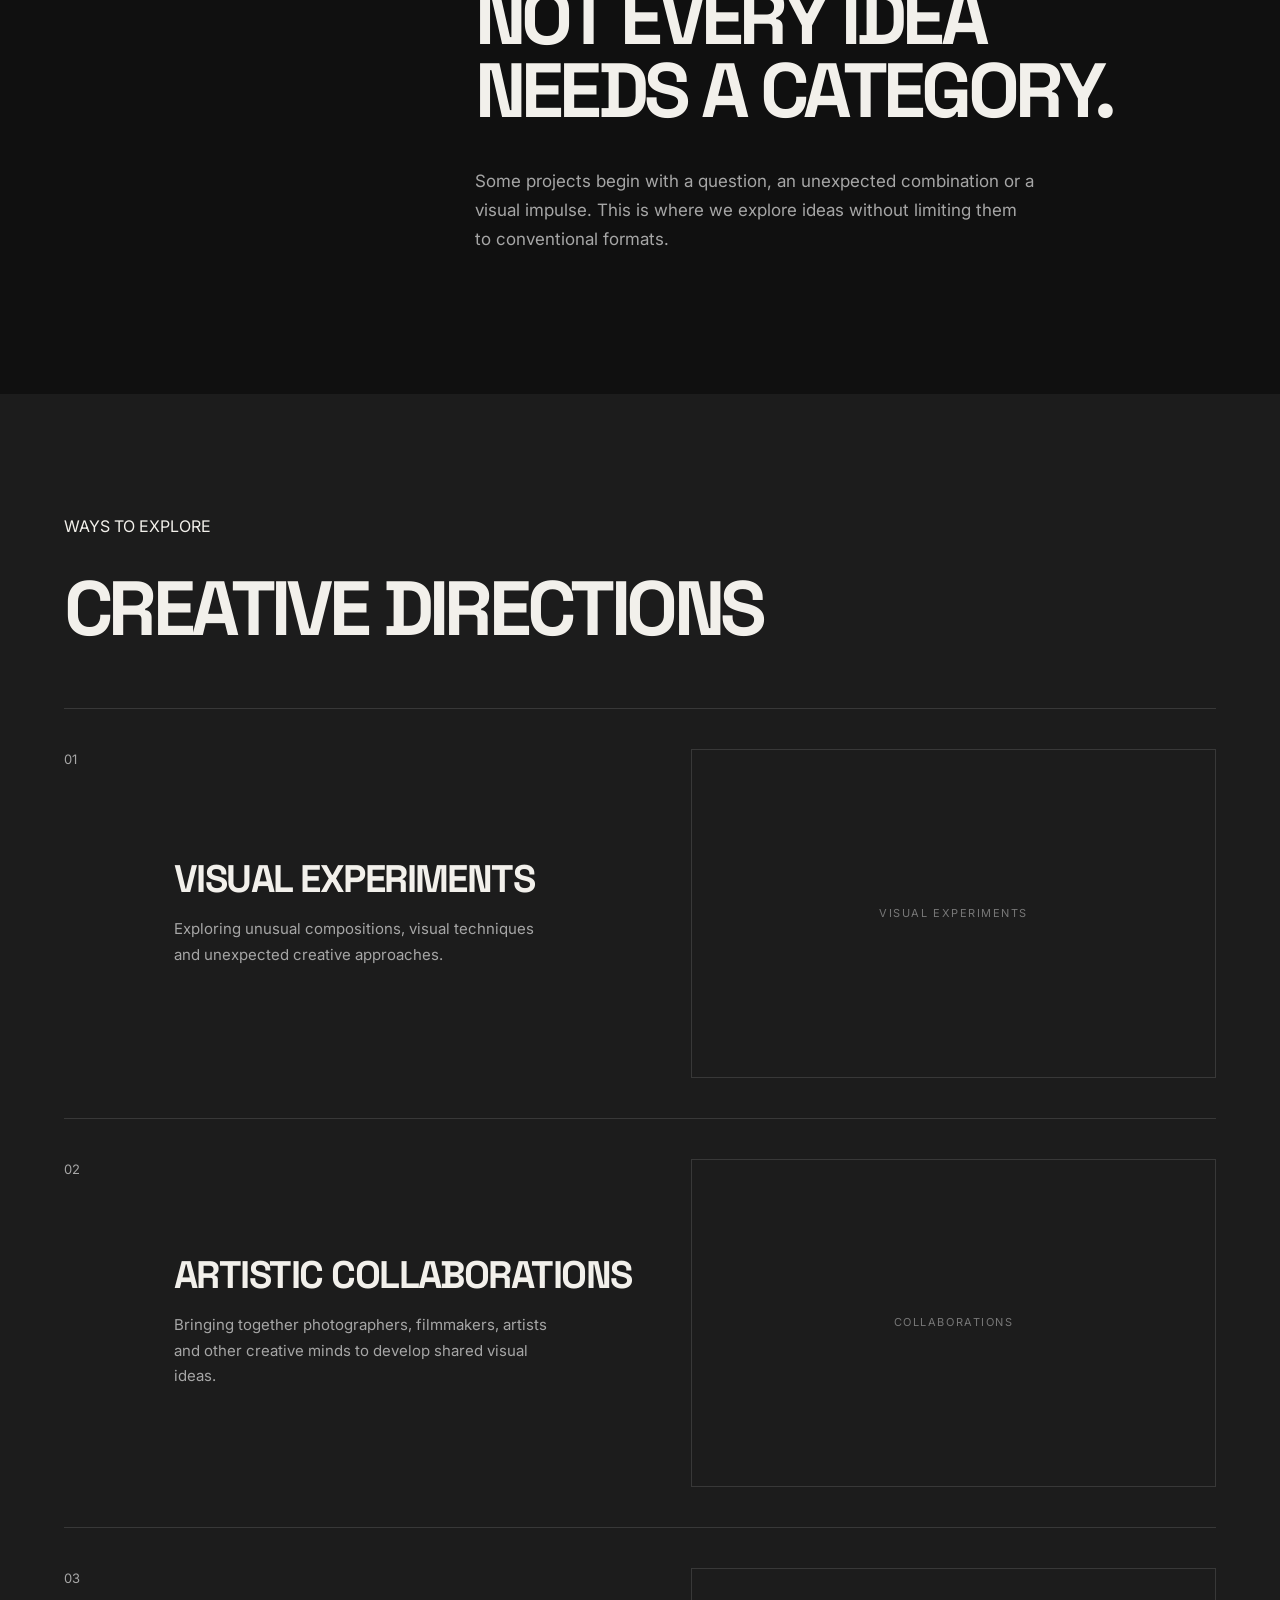
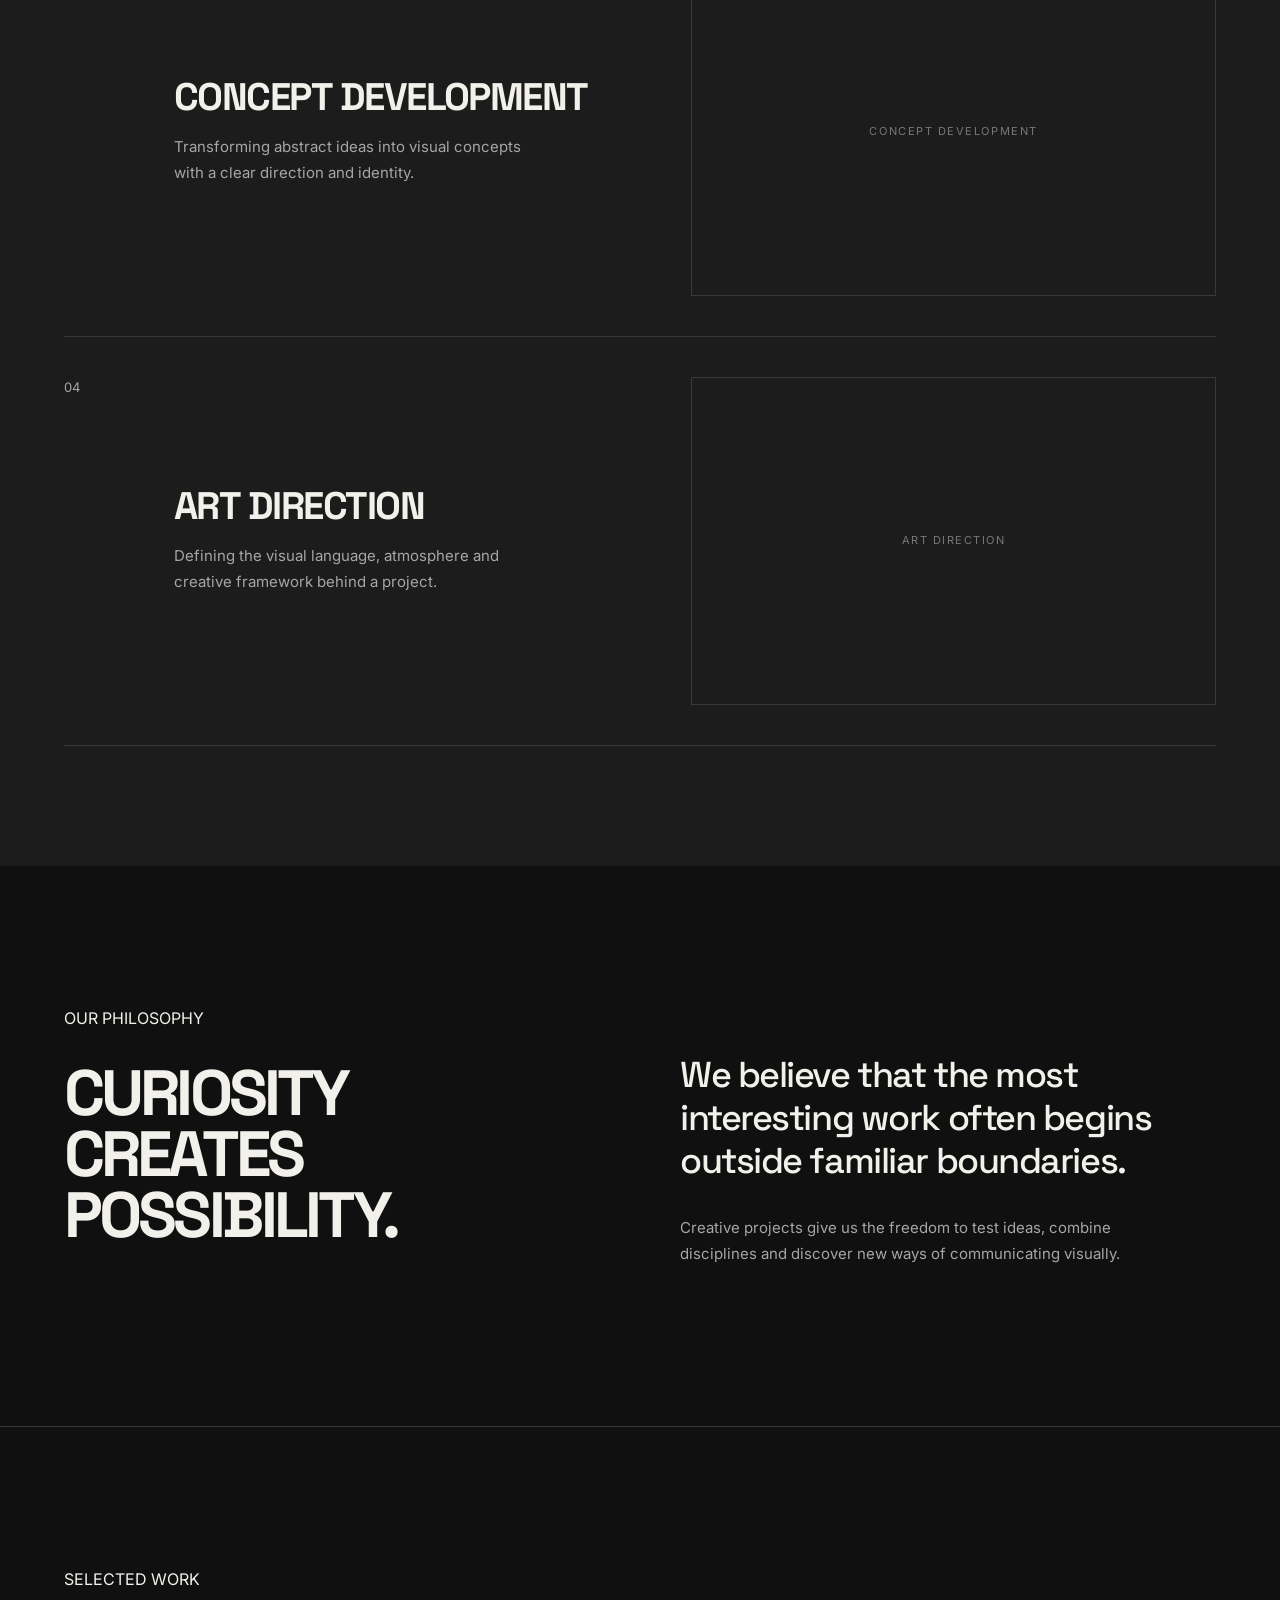
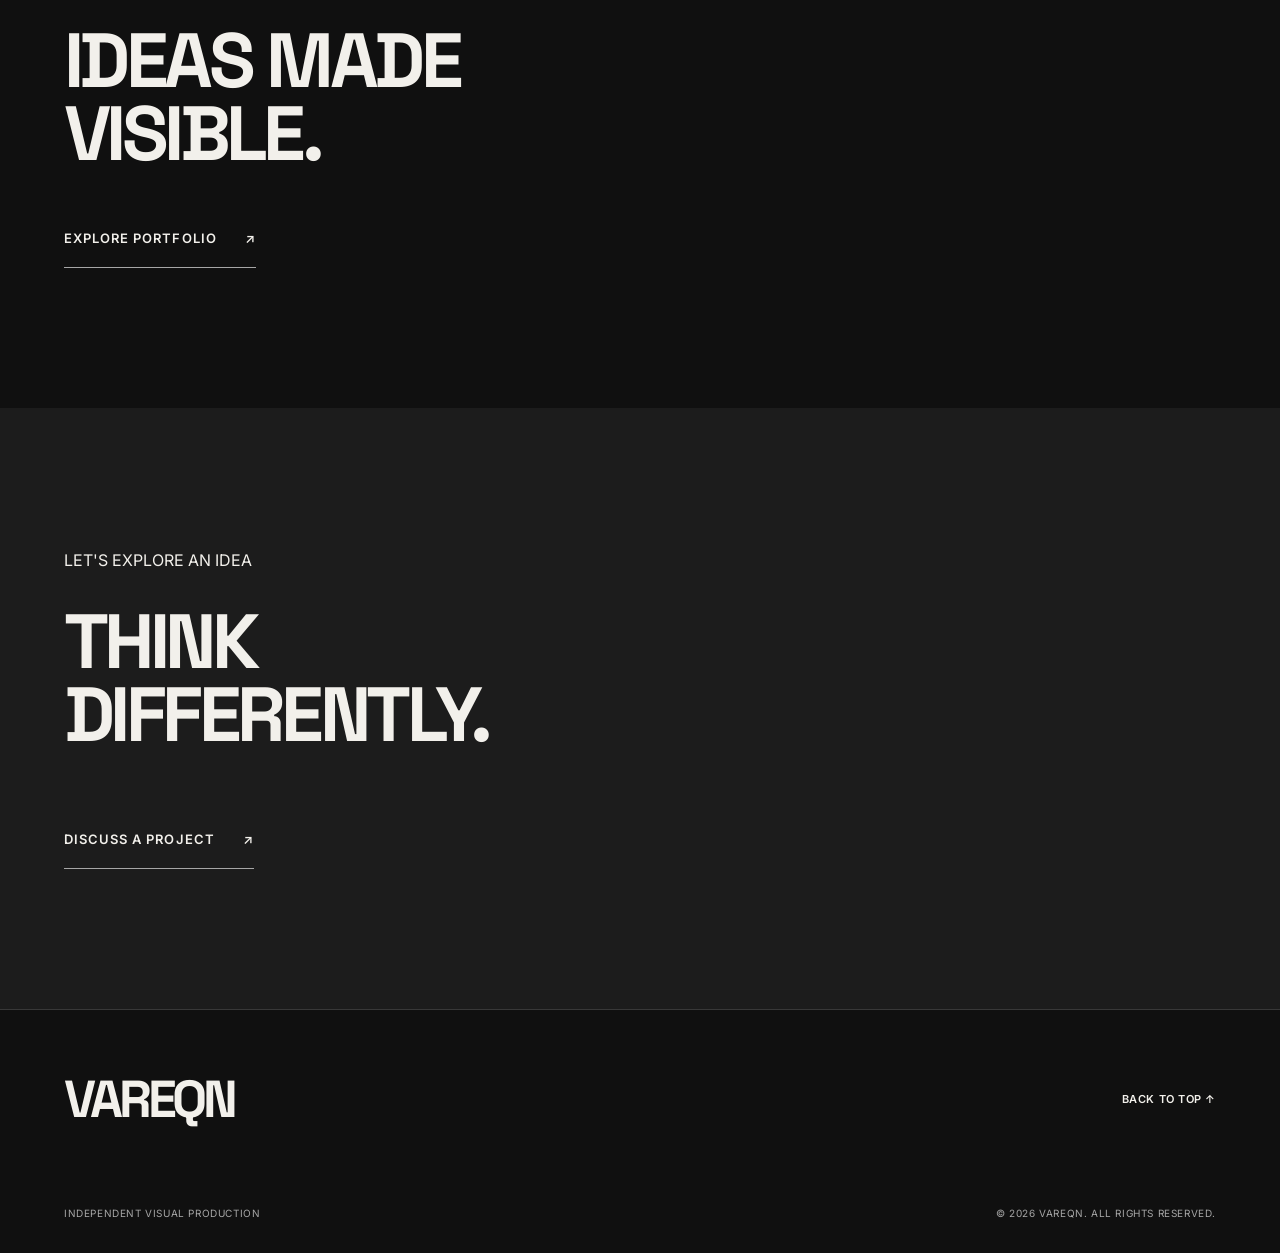
<file: services/creative-projects/index.html>
<!DOCTYPE html>
<html lang="en">
<head>
  <meta charset="UTF-8">
  <meta name="viewport" content="width=device-width, initial-scale=1.0">

  <title>Creative Projects — VAREQN</title>
  <meta name="description" content="Explore independent visual concepts, artistic collaborations and experimental creative projects by VAREQN.">

  <!-- Google Fonts -->
  <link rel="preconnect" href="https://fonts.googleapis.com">
  <link rel="preconnect" href="https://fonts.gstatic.com" crossorigin>
  <link href="https://fonts.googleapis.com/css2?family=Inter:wght@400;500;600;700&family=Space+Grotesk:wght@400;500;600;700&display=swap" rel="stylesheet">

  <!-- CSS -->
  <link rel="stylesheet" href="../../assets/css/base.css">
  <link rel="stylesheet" href="../../assets/css/header-footer.css">
  <link rel="stylesheet" href="../../assets/css/creative-projects.css">
  <link rel="stylesheet" href="../../assets/css/responsive.css">

  <script src="../../assets/js/main.js" defer></script>
</head>

<body>

  <!-- HEADER -->
  <header class="header" id="top">
    <div class="container header__inner">

      <a class="logo" href="../../" aria-label="VAREQN Home">VAREQN</a>

      <nav class="nav" id="main-nav" aria-label="Main navigation">
        <a href="../../portfolio/">PORTFOLIO</a>
        <a href="../../services/">SERVICES</a>
        <a href="../../about/">ABOUT</a>
        <a href="../../contact/">CONTACT</a>
      </nav>

      <a class="button button--primary header__cta" href="../../contact/">
        DISCUSS A PROJECT <span>↗</span>
      </a>

      <button class="menu-toggle" aria-label="Open menu"
        aria-expanded="false" aria-controls="main-nav">
        <span></span>
        <span></span>
      </button>

    </div>
  </header>


  <main>

    <!-- HERO -->
    <section class="creative-hero">
      <div class="container">

        <p class="section-label">03 / CREATIVE PROJECTS</p>

        <h1>
          BEYOND<br>
          THE EXPECTED.
        </h1>

        <div class="creative-hero__bottom">
          <p>
            Independent ideas, visual experiments
            and collaborations driven by creative curiosity.
          </p>

          <span>IDEAS / EXPERIMENTS / VAREQN</span>
        </div>

        <div class="creative-placeholder creative-placeholder--hero">
          <span>CREATIVE PROJECT HERO</span>
          <span class="creative-placeholder__index">EXPERIMENT 001</span>
        </div>

      </div>
    </section>


    <!-- INTRODUCTION -->
    <section class="creative-intro">
      <div class="container creative-intro__grid">

        <div>
          <p class="section-label">THE CREATIVE SPACE</p>
        </div>

        <div>
          <h2>
            NOT EVERY IDEA<br>
            NEEDS A CATEGORY.
          </h2>

          <p>
            Some projects begin with a question,
            an unexpected combination or a visual
            impulse. This is where we explore ideas
            without limiting them to conventional formats.
          </p>
        </div>

      </div>
    </section>


    <!-- CREATIVE DIRECTIONS -->
    <section class="creative-directions">
      <div class="container">

        <div class="creative-directions__heading">
          <p class="section-label">WAYS TO EXPLORE</p>
          <h2>CREATIVE DIRECTIONS</h2>
        </div>


        <article class="creative-direction">

          <div class="creative-direction__number">01</div>

          <div class="creative-direction__content">
            <h3>VISUAL EXPERIMENTS</h3>
            <p>
              Exploring unusual compositions, visual
              techniques and unexpected creative approaches.
            </p>
          </div>

          <div class="creative-placeholder creative-direction__image">
            <span>VISUAL EXPERIMENTS</span>
          </div>

        </article>


        <article class="creative-direction">

          <div class="creative-direction__number">02</div>

          <div class="creative-direction__content">
            <h3>ARTISTIC COLLABORATIONS</h3>
            <p>
              Bringing together photographers, filmmakers,
              artists and other creative minds to develop
              shared visual ideas.
            </p>
          </div>

          <div class="creative-placeholder creative-direction__image">
            <span>COLLABORATIONS</span>
          </div>

        </article>


        <article class="creative-direction">

          <div class="creative-direction__number">03</div>

          <div class="creative-direction__content">
            <h3>CONCEPT DEVELOPMENT</h3>
            <p>
              Transforming abstract ideas into visual
              concepts with a clear direction and identity.
            </p>
          </div>

          <div class="creative-placeholder creative-direction__image">
            <span>CONCEPT DEVELOPMENT</span>
          </div>

        </article>


        <article class="creative-direction">

          <div class="creative-direction__number">04</div>

          <div class="creative-direction__content">
            <h3>ART DIRECTION</h3>
            <p>
              Defining the visual language, atmosphere
              and creative framework behind a project.
            </p>
          </div>

          <div class="creative-placeholder creative-direction__image">
            <span>ART DIRECTION</span>
          </div>

        </article>

      </div>
    </section>


    <!-- CREATIVE PHILOSOPHY -->
    <section class="creative-philosophy">
      <div class="container creative-philosophy__grid">

        <div>
          <p class="section-label">OUR PHILOSOPHY</p>
          <h2>
            CURIOSITY<br>
            CREATES<br>
            POSSIBILITY.
          </h2>
        </div>

        <div class="creative-philosophy__content">

          <p class="creative-philosophy__statement">
            We believe that the most interesting work
            often begins outside familiar boundaries.
          </p>

          <p>
            Creative projects give us the freedom to test
            ideas, combine disciplines and discover new
            ways of communicating visually.
          </p>

        </div>

      </div>
    </section>


    <!-- PORTFOLIO LINK -->
    <section class="creative-portfolio">
      <div class="container">

        <p class="section-label">SELECTED WORK</p>

        <h2>
          IDEAS MADE<br>
          VISIBLE.
        </h2>

        <a href="../../portfolio/" class="creative-portfolio__link">
          EXPLORE PORTFOLIO <span>↗</span>
        </a>

      </div>
    </section>


    <!-- CONTACT CTA -->
    <section class="creative-cta">
      <div class="container">

        <p class="section-label">LET'S EXPLORE AN IDEA</p>

        <h2>
          THINK<br>
          DIFFERENTLY.
        </h2>

        <a href="../../contact/" class="creative-cta__link">
          DISCUSS A PROJECT <span>↗</span>
        </a>

      </div>
    </section>

  </main>


  <!-- FOOTER -->
  <footer class="footer">
    <div class="container">

      <div class="footer__top">
        <a class="logo logo--large" href="../../">VAREQN</a>

        <a class="text-link" href="#top">
          BACK TO TOP ↑
        </a>
      </div>

      <div class="footer__bottom">
        <p>INDEPENDENT VISUAL PRODUCTION</p>
        <p>© 2026 VAREQN. ALL RIGHTS RESERVED.</p>
      </div>

    </div>
  </footer>

</body>
</html>
</file>
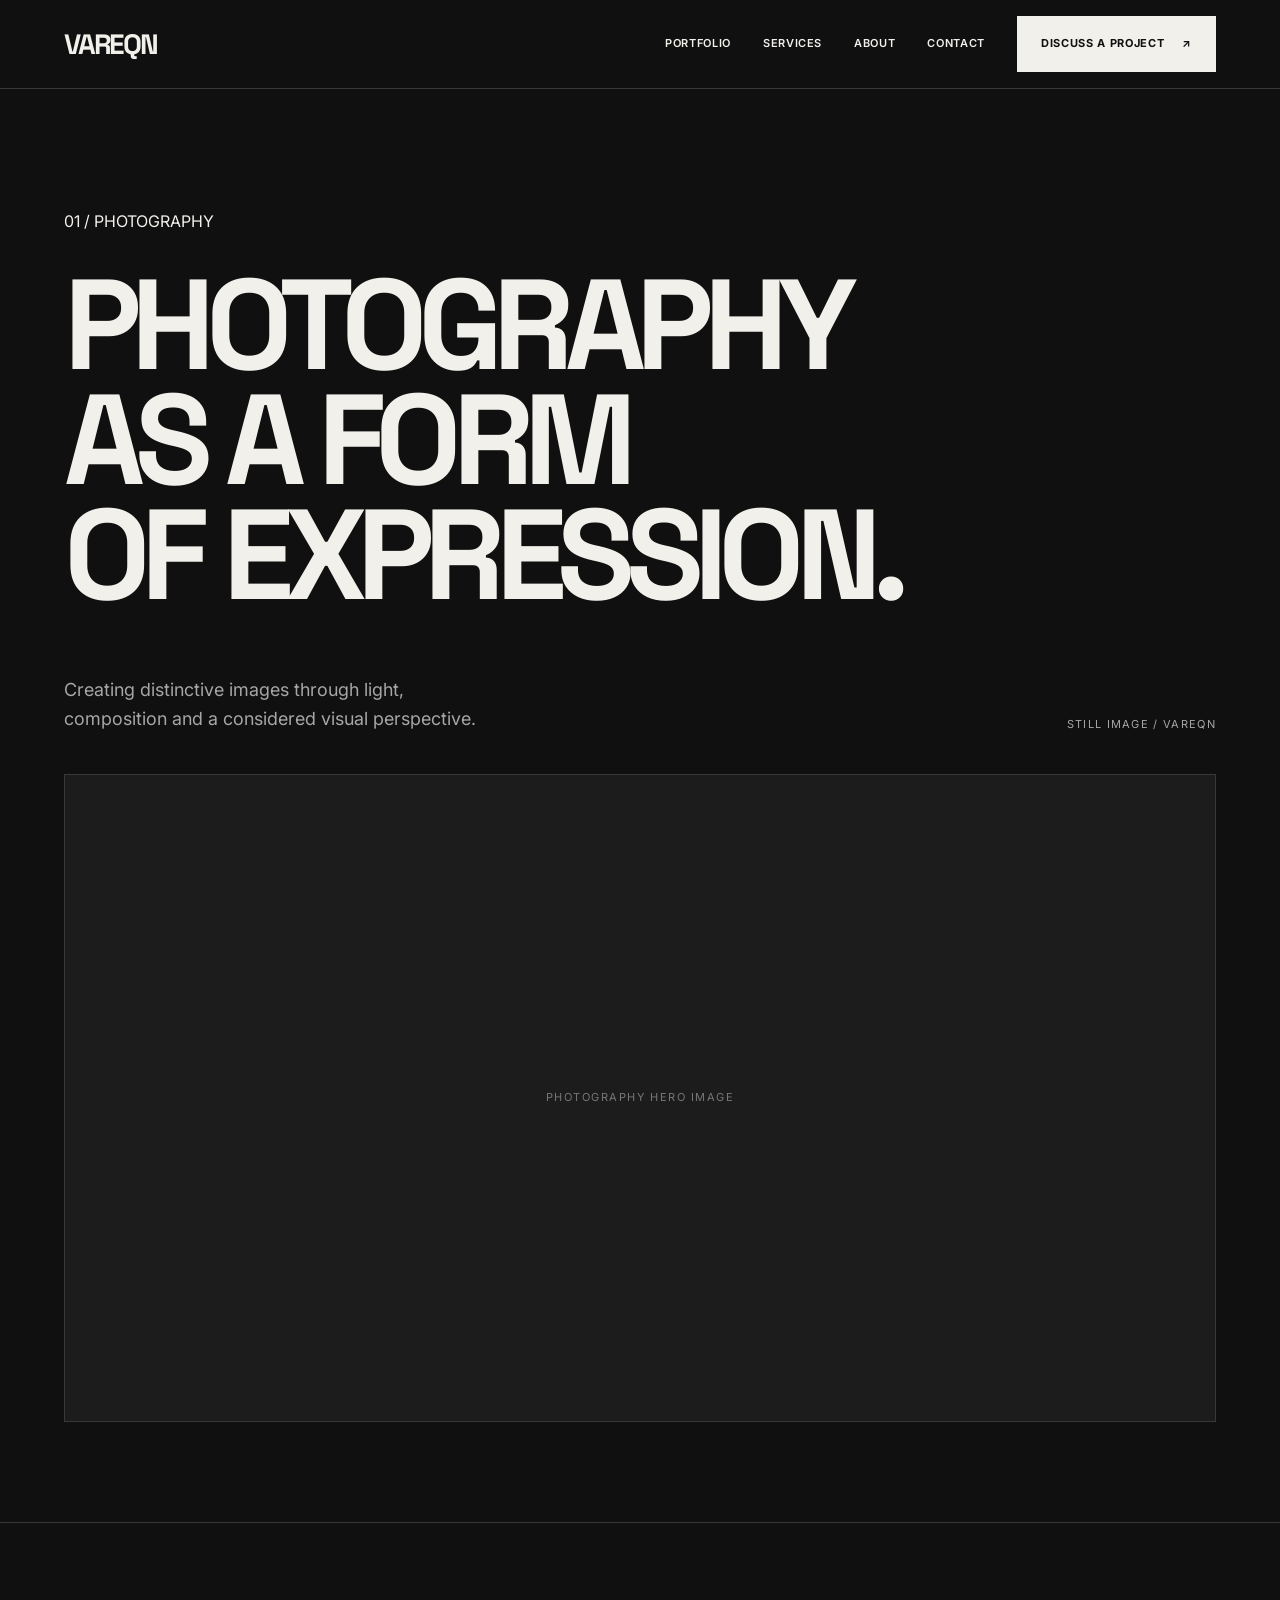
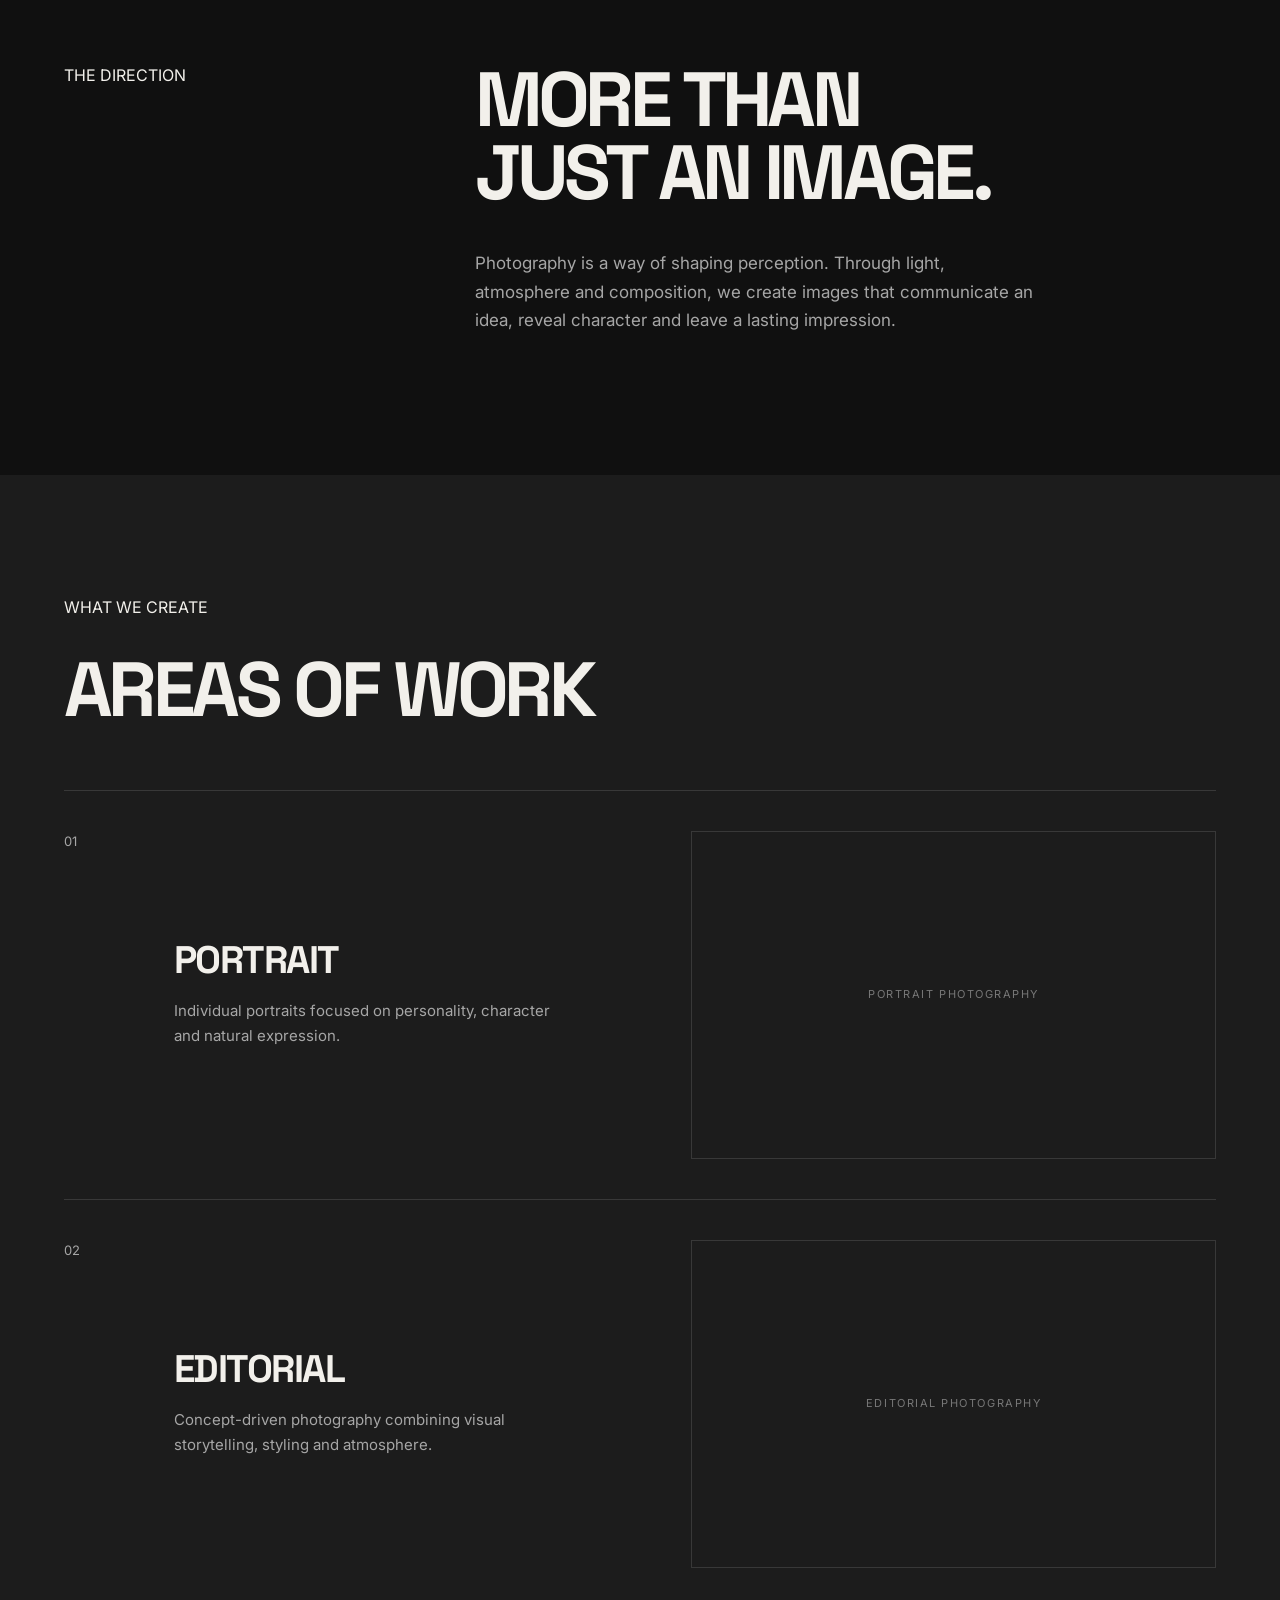
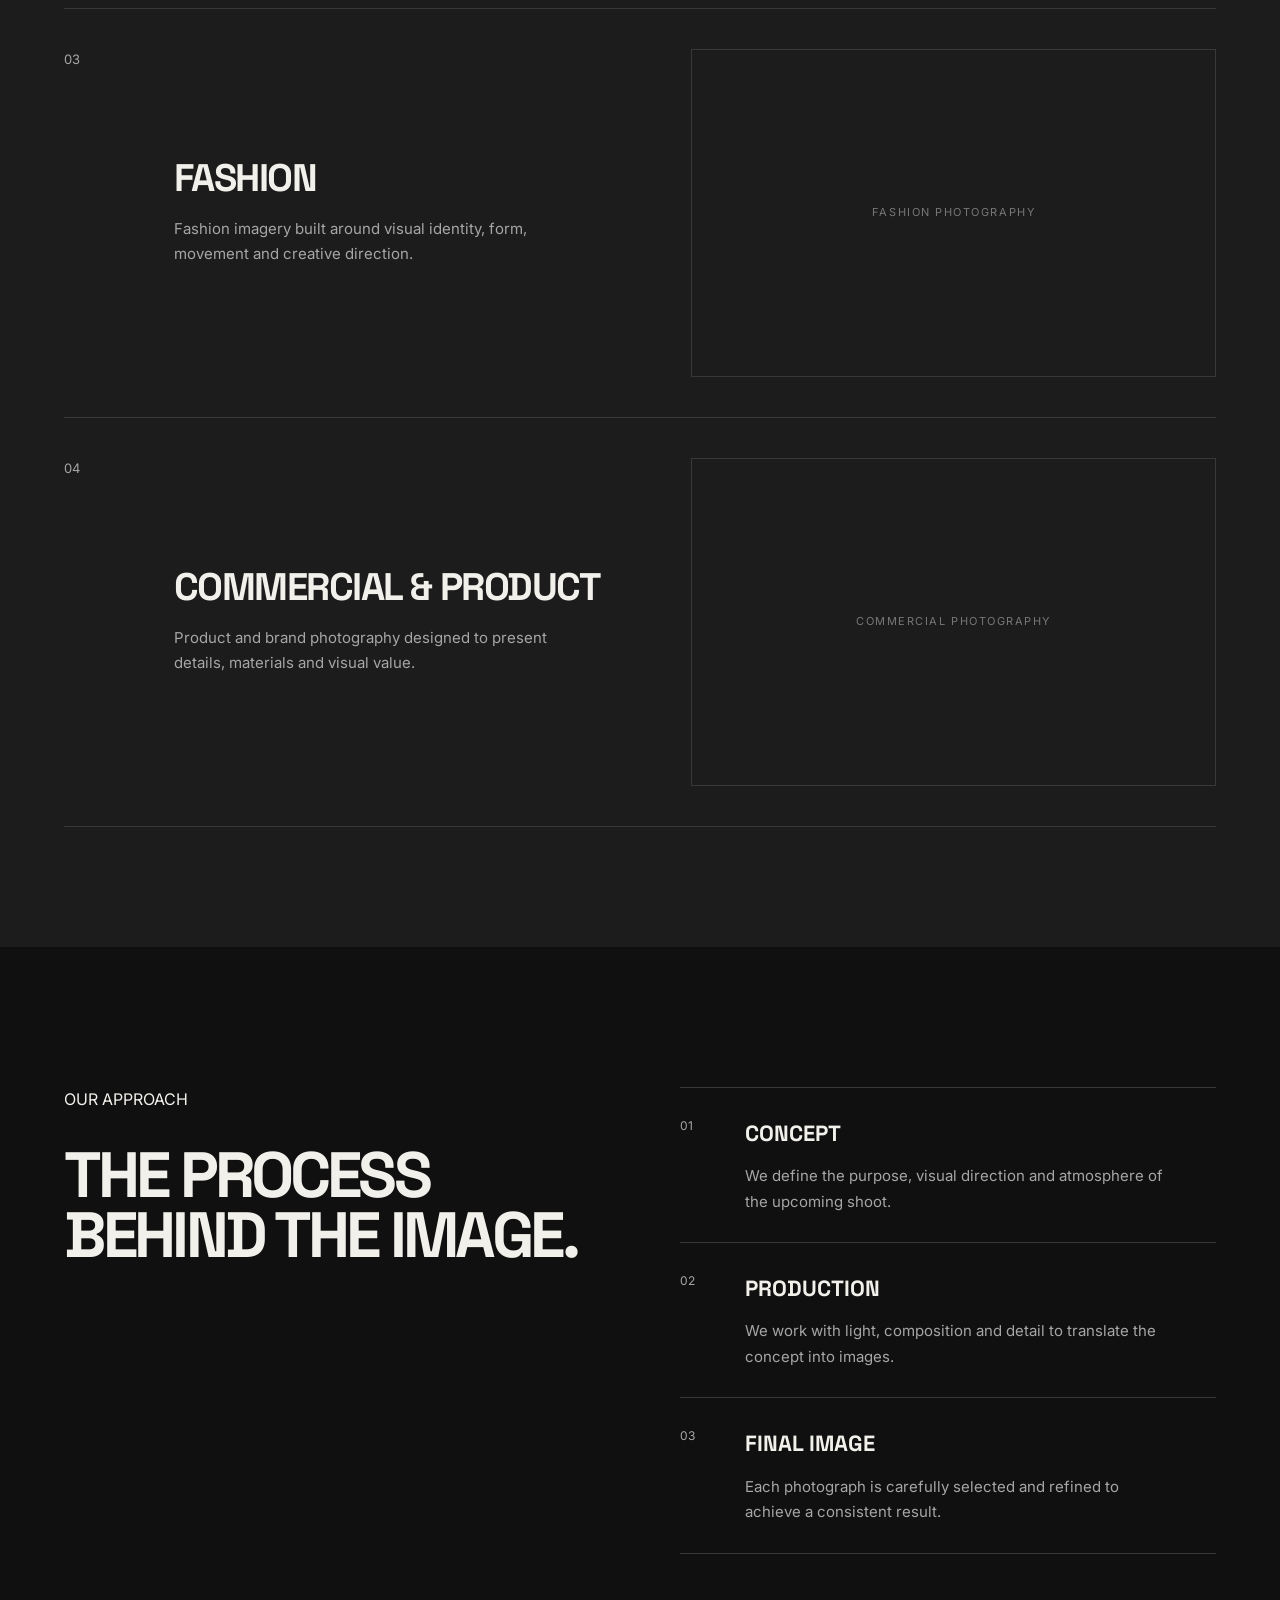
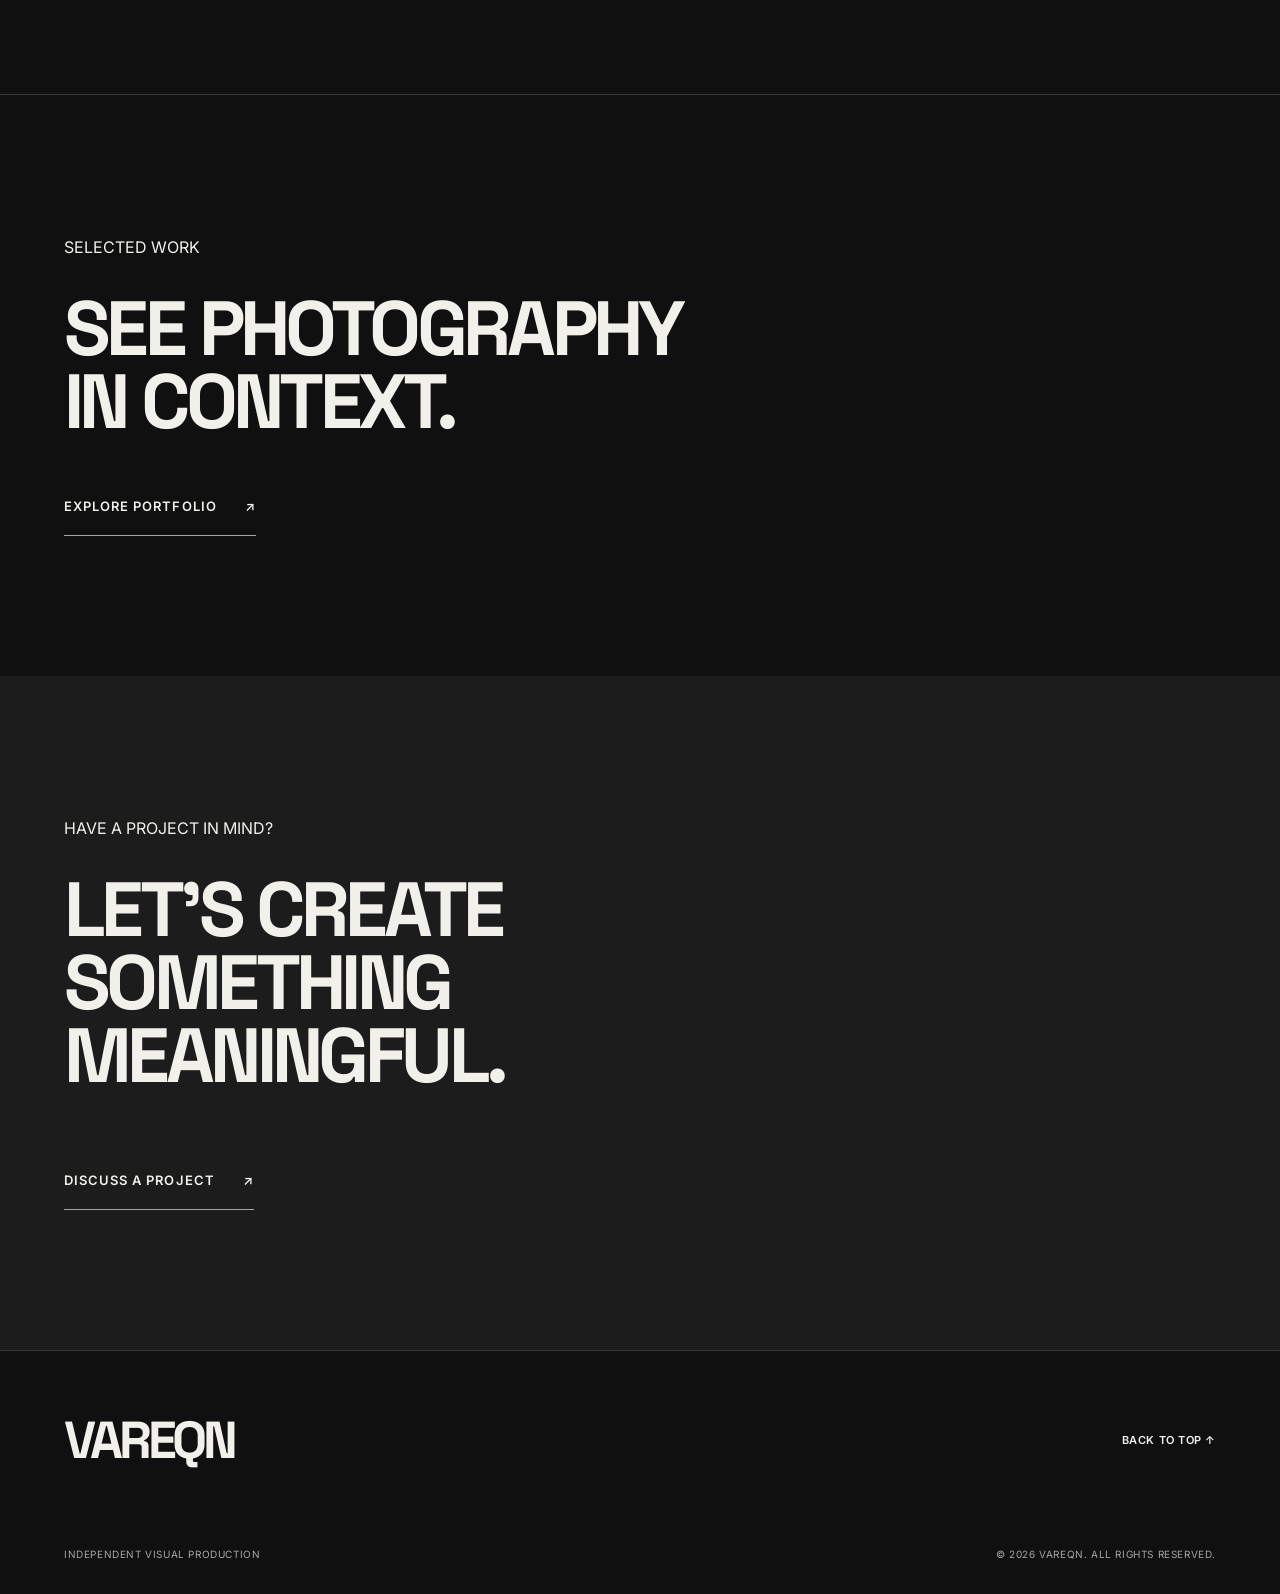
<file: services/photography/index.html>
<!DOCTYPE html>
<html lang="en">
<head>
  <meta charset="UTF-8">
  <meta name="viewport" content="width=device-width, initial-scale=1.0">

  <title>Photography — VAREQN</title>
  <meta name="description" content="Explore VAREQN photography: portrait, editorial, fashion and commercial photography shaped by visual direction and creative perspective.">

  <!-- Google Fonts -->
  <link rel="preconnect" href="https://fonts.googleapis.com">
  <link rel="preconnect" href="https://fonts.gstatic.com" crossorigin>
  <link href="https://fonts.googleapis.com/css2?family=Inter:wght@400;500;600;700&family=Space+Grotesk:wght@400;500;600;700&display=swap" rel="stylesheet">

  <!-- CSS -->
  <link rel="stylesheet" href="../../assets/css/base.css">
  <link rel="stylesheet" href="../../assets/css/header-footer.css">
  <link rel="stylesheet" href="../../assets/css/photography.css">
  <link rel="stylesheet" href="../../assets/css/responsive.css">

  <!-- JavaScript -->
  <script src="../../assets/js/main.js" defer></script>
</head>

<body>

  <!-- HEADER -->
  <header class="header" id="top">
    <div class="container header__inner">

      <a class="logo" href="../../" aria-label="VAREQN Home">VAREQN</a>

      <nav class="nav" id="main-nav" aria-label="Main navigation">
        <a href="../../portfolio/">PORTFOLIO</a>
        <a href="../../services/">SERVICES</a>
        <a href="../../about/">ABOUT</a>
        <a href="../../contact/">CONTACT</a>
      </nav>

      <a class="button button--primary header__cta" href="../../contact/">
        DISCUSS A PROJECT <span>↗</span>
      </a>

      <button class="menu-toggle" aria-label="Open menu"
        aria-expanded="false" aria-controls="main-nav">
        <span></span>
        <span></span>
      </button>

    </div>
  </header>


  <main>

    <!-- HERO -->
    <section class="photography-hero">
      <div class="container">

        <p class="section-label">01 / PHOTOGRAPHY</p>

        <h1>
          PHOTOGRAPHY<br>
          AS A FORM<br>
          OF EXPRESSION.
        </h1>

        <div class="photography-hero__bottom">
          <p>
            Creating distinctive images through light,
            composition and a considered visual perspective.
          </p>

          <span>STILL IMAGE / VAREQN</span>
        </div>

        <div class="photography-placeholder photography-placeholder--hero">
          <span>PHOTOGRAPHY HERO IMAGE</span>
        </div>

      </div>
    </section>


    <!-- INTRODUCTION -->
    <section class="photography-intro">
      <div class="container photography-intro__grid">

        <div>
          <p class="section-label">THE DIRECTION</p>
        </div>

        <div>
          <h2>
            MORE THAN<br>
            JUST AN IMAGE.
          </h2>

          <p>
            Photography is a way of shaping perception.
            Through light, atmosphere and composition,
            we create images that communicate an idea,
            reveal character and leave a lasting impression.
          </p>
        </div>

      </div>
    </section>


    <!-- PHOTOGRAPHY SERVICES -->
    <section class="photography-types">
      <div class="container">

        <div class="photography-types__heading">
          <p class="section-label">WHAT WE CREATE</p>
          <h2>AREAS OF WORK</h2>
        </div>

        <article class="photography-type">
          <div class="photography-type__number">01</div>

          <div class="photography-type__content">
            <h3>PORTRAIT</h3>
            <p>
              Individual portraits focused on personality,
              character and natural expression.
            </p>
          </div>

          <div class="photography-placeholder photography-type__image">
            <span>PORTRAIT PHOTOGRAPHY</span>
          </div>
        </article>

        <article class="photography-type">
          <div class="photography-type__number">02</div>

          <div class="photography-type__content">
            <h3>EDITORIAL</h3>
            <p>
              Concept-driven photography combining
              visual storytelling, styling and atmosphere.
            </p>
          </div>

          <div class="photography-placeholder photography-type__image">
            <span>EDITORIAL PHOTOGRAPHY</span>
          </div>
        </article>

        <article class="photography-type">
          <div class="photography-type__number">03</div>

          <div class="photography-type__content">
            <h3>FASHION</h3>
            <p>
              Fashion imagery built around visual identity,
              form, movement and creative direction.
            </p>
          </div>

          <div class="photography-placeholder photography-type__image">
            <span>FASHION PHOTOGRAPHY</span>
          </div>
        </article>

        <article class="photography-type">
          <div class="photography-type__number">04</div>

          <div class="photography-type__content">
            <h3>COMMERCIAL & PRODUCT</h3>
            <p>
              Product and brand photography designed
              to present details, materials and visual value.
            </p>
          </div>

          <div class="photography-placeholder photography-type__image">
            <span>COMMERCIAL PHOTOGRAPHY</span>
          </div>
        </article>

      </div>
    </section>


    <!-- CREATIVE APPROACH -->
    <section class="photography-approach">
      <div class="container photography-approach__grid">

        <div>
          <p class="section-label">OUR APPROACH</p>
          <h2>THE PROCESS<br>BEHIND THE IMAGE.</h2>
        </div>

        <div class="photography-approach__content">

          <div>
            <span>01</span>
            <h3>CONCEPT</h3>
            <p>
              We define the purpose, visual direction
              and atmosphere of the upcoming shoot.
            </p>
          </div>

          <div>
            <span>02</span>
            <h3>PRODUCTION</h3>
            <p>
              We work with light, composition and detail
              to translate the concept into images.
            </p>
          </div>

          <div>
            <span>03</span>
            <h3>FINAL IMAGE</h3>
            <p>
              Each photograph is carefully selected
              and refined to achieve a consistent result.
            </p>
          </div>

        </div>

      </div>
    </section>


    <!-- PORTFOLIO LINK -->
    <section class="photography-portfolio">
      <div class="container">

        <p class="section-label">SELECTED WORK</p>

        <h2>
          SEE PHOTOGRAPHY<br>
          IN CONTEXT.
        </h2>

        <a href="../../portfolio/" class="photography-portfolio__link">
          EXPLORE PORTFOLIO <span>↗</span>
        </a>

      </div>
    </section>


    <!-- CONTACT CTA -->
    <section class="photography-cta">
      <div class="container">

        <p class="section-label">HAVE A PROJECT IN MIND?</p>

        <h2>
          LET'S CREATE<br>
          SOMETHING<br>
          MEANINGFUL.
        </h2>

        <a href="../../contact/" class="photography-cta__link">
          DISCUSS A PROJECT <span>↗</span>
        </a>

      </div>
    </section>

  </main>


  <!-- FOOTER -->
  <footer class="footer">
    <div class="container">

      <div class="footer__top">
        <a class="logo logo--large" href="../../">VAREQN</a>

        <a class="text-link" href="#top">
          BACK TO TOP ↑
        </a>
      </div>

      <div class="footer__bottom">
        <p>INDEPENDENT VISUAL PRODUCTION</p>
        <p>© 2026 VAREQN. ALL RIGHTS RESERVED.</p>
      </div>

    </div>
  </footer>

</body>
</html>
</file>
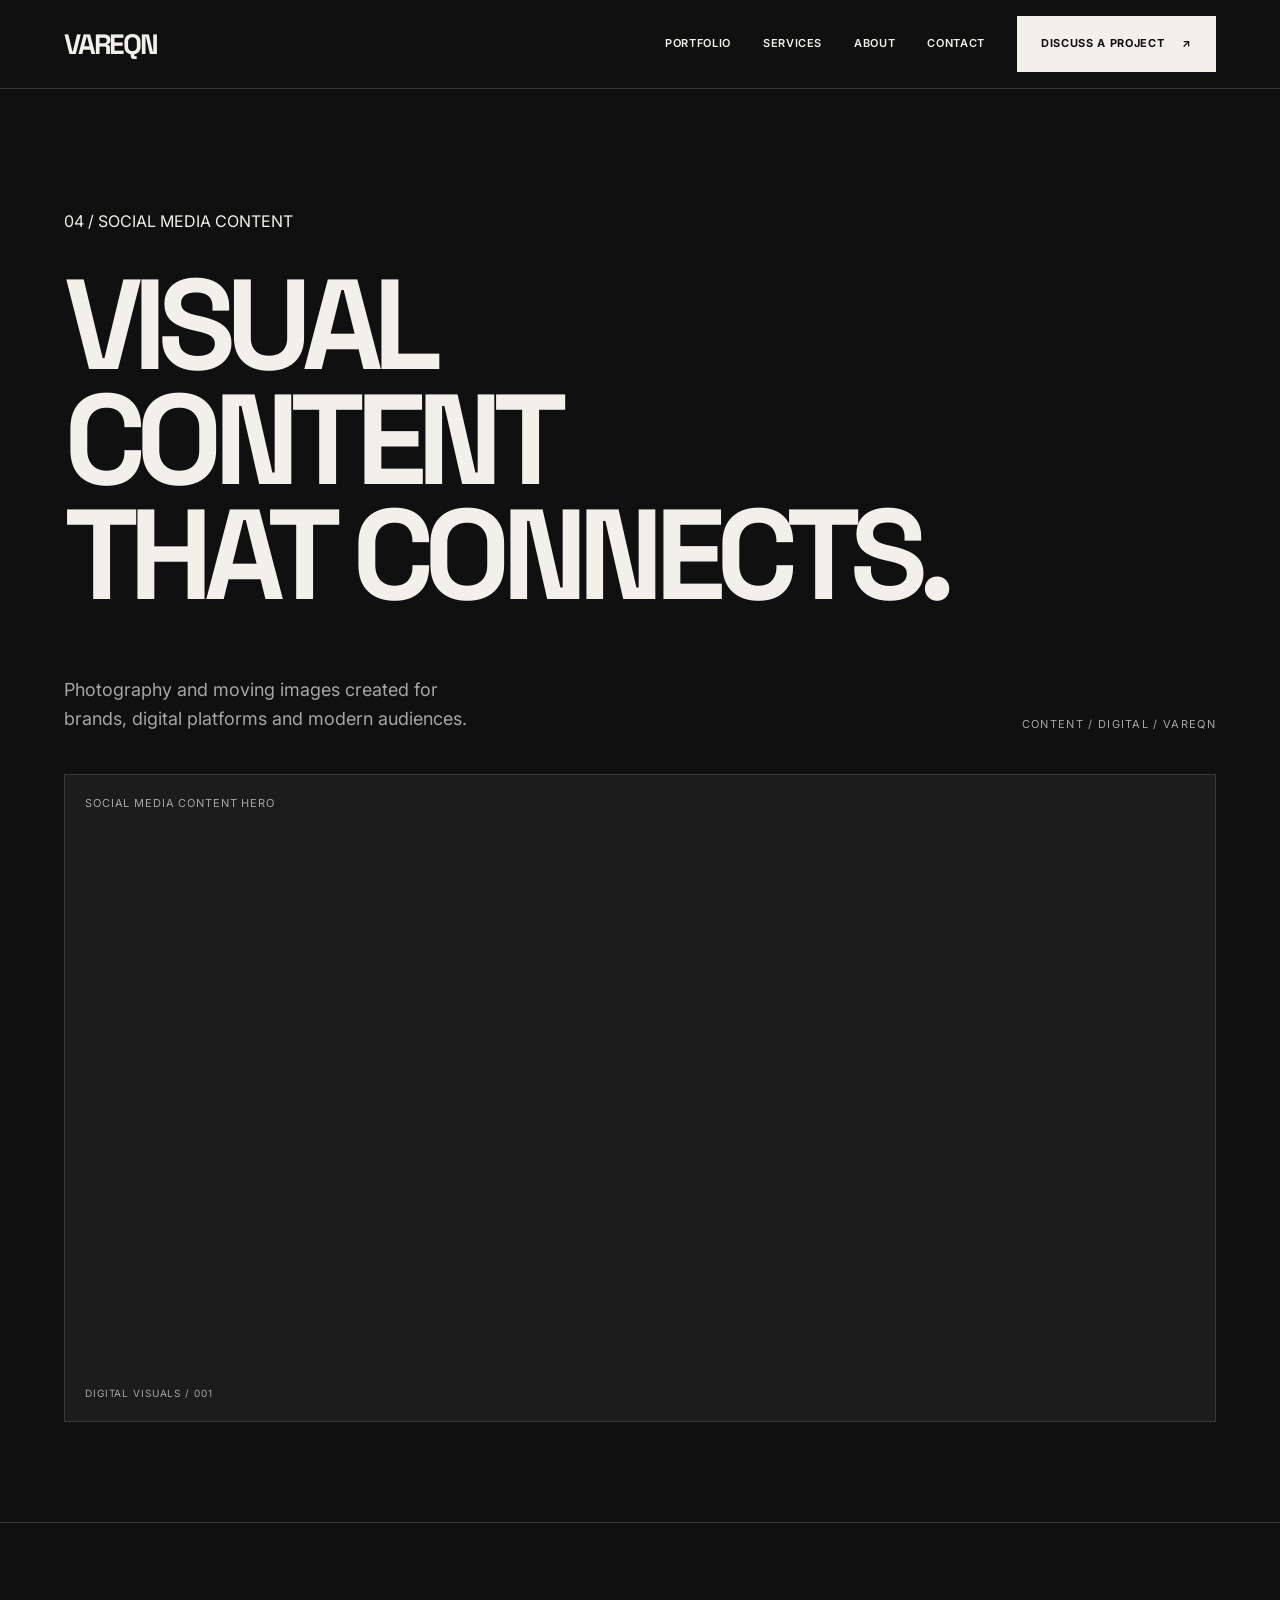
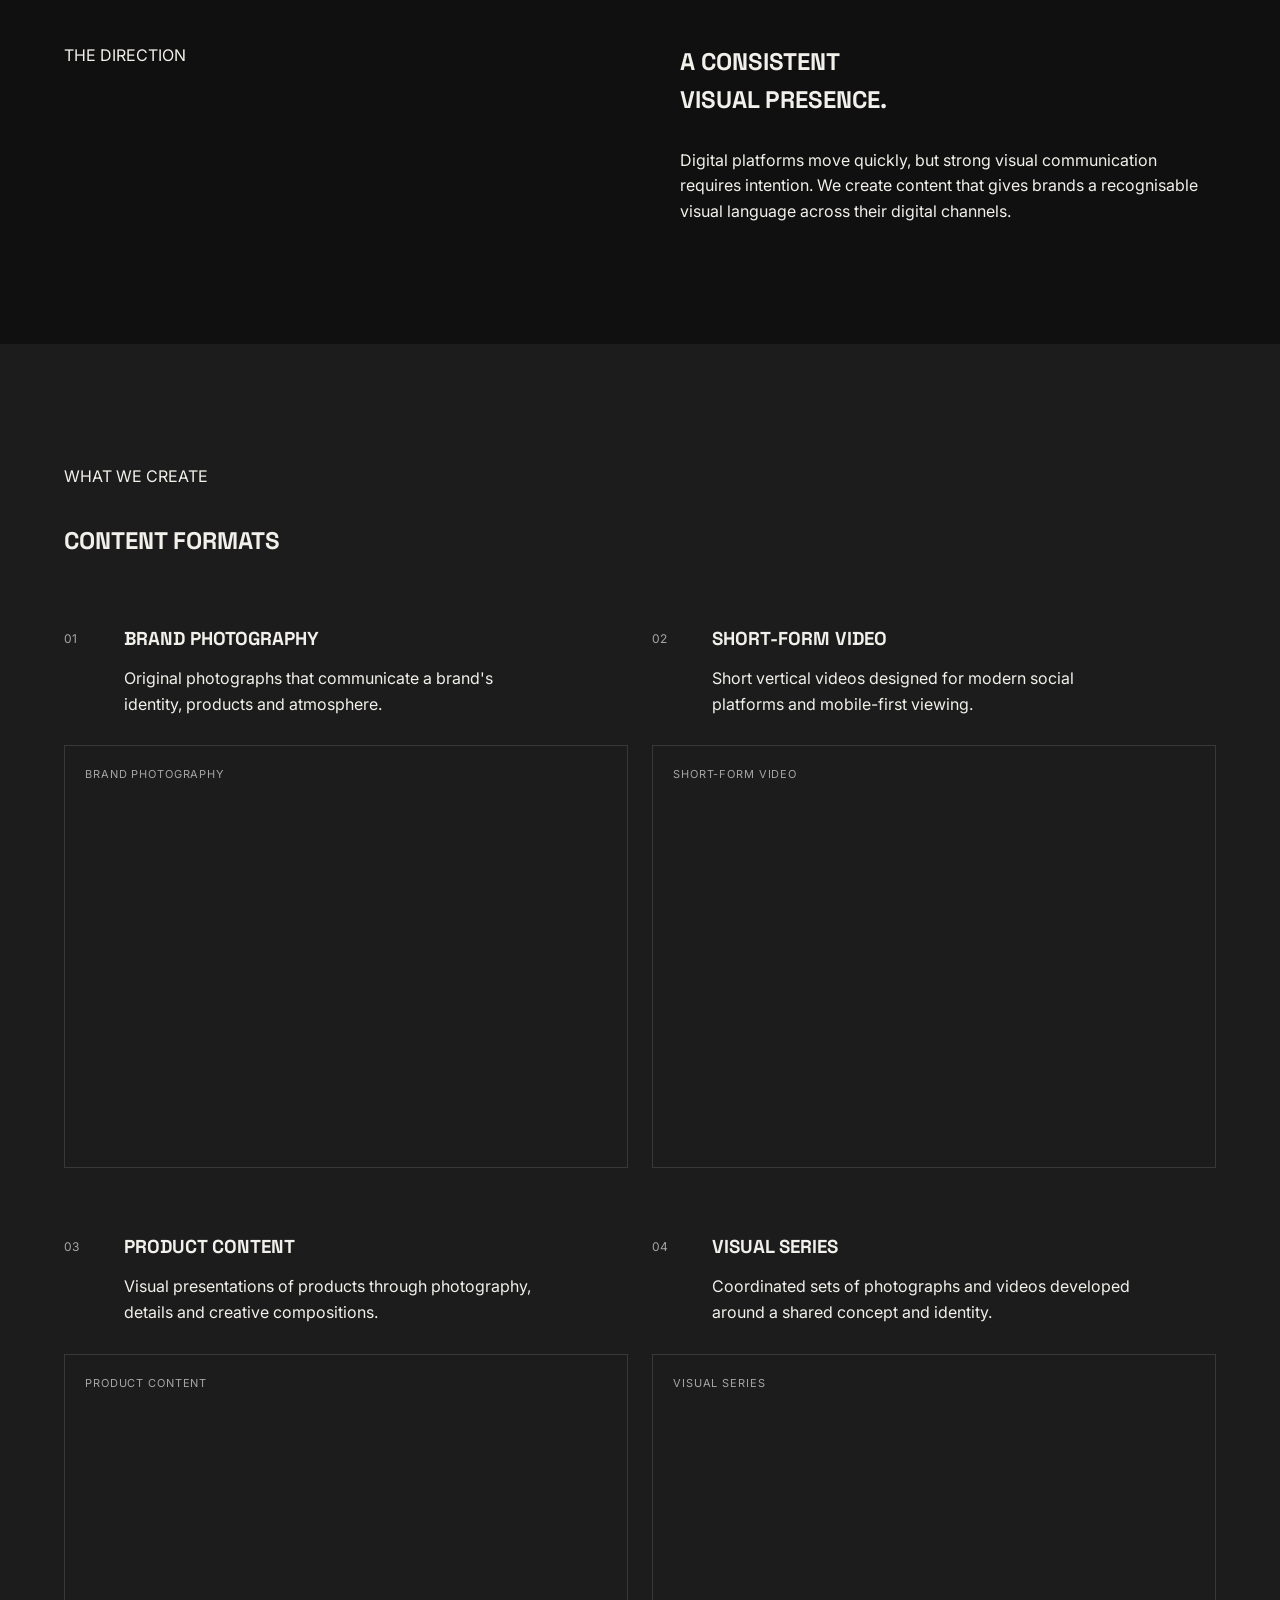
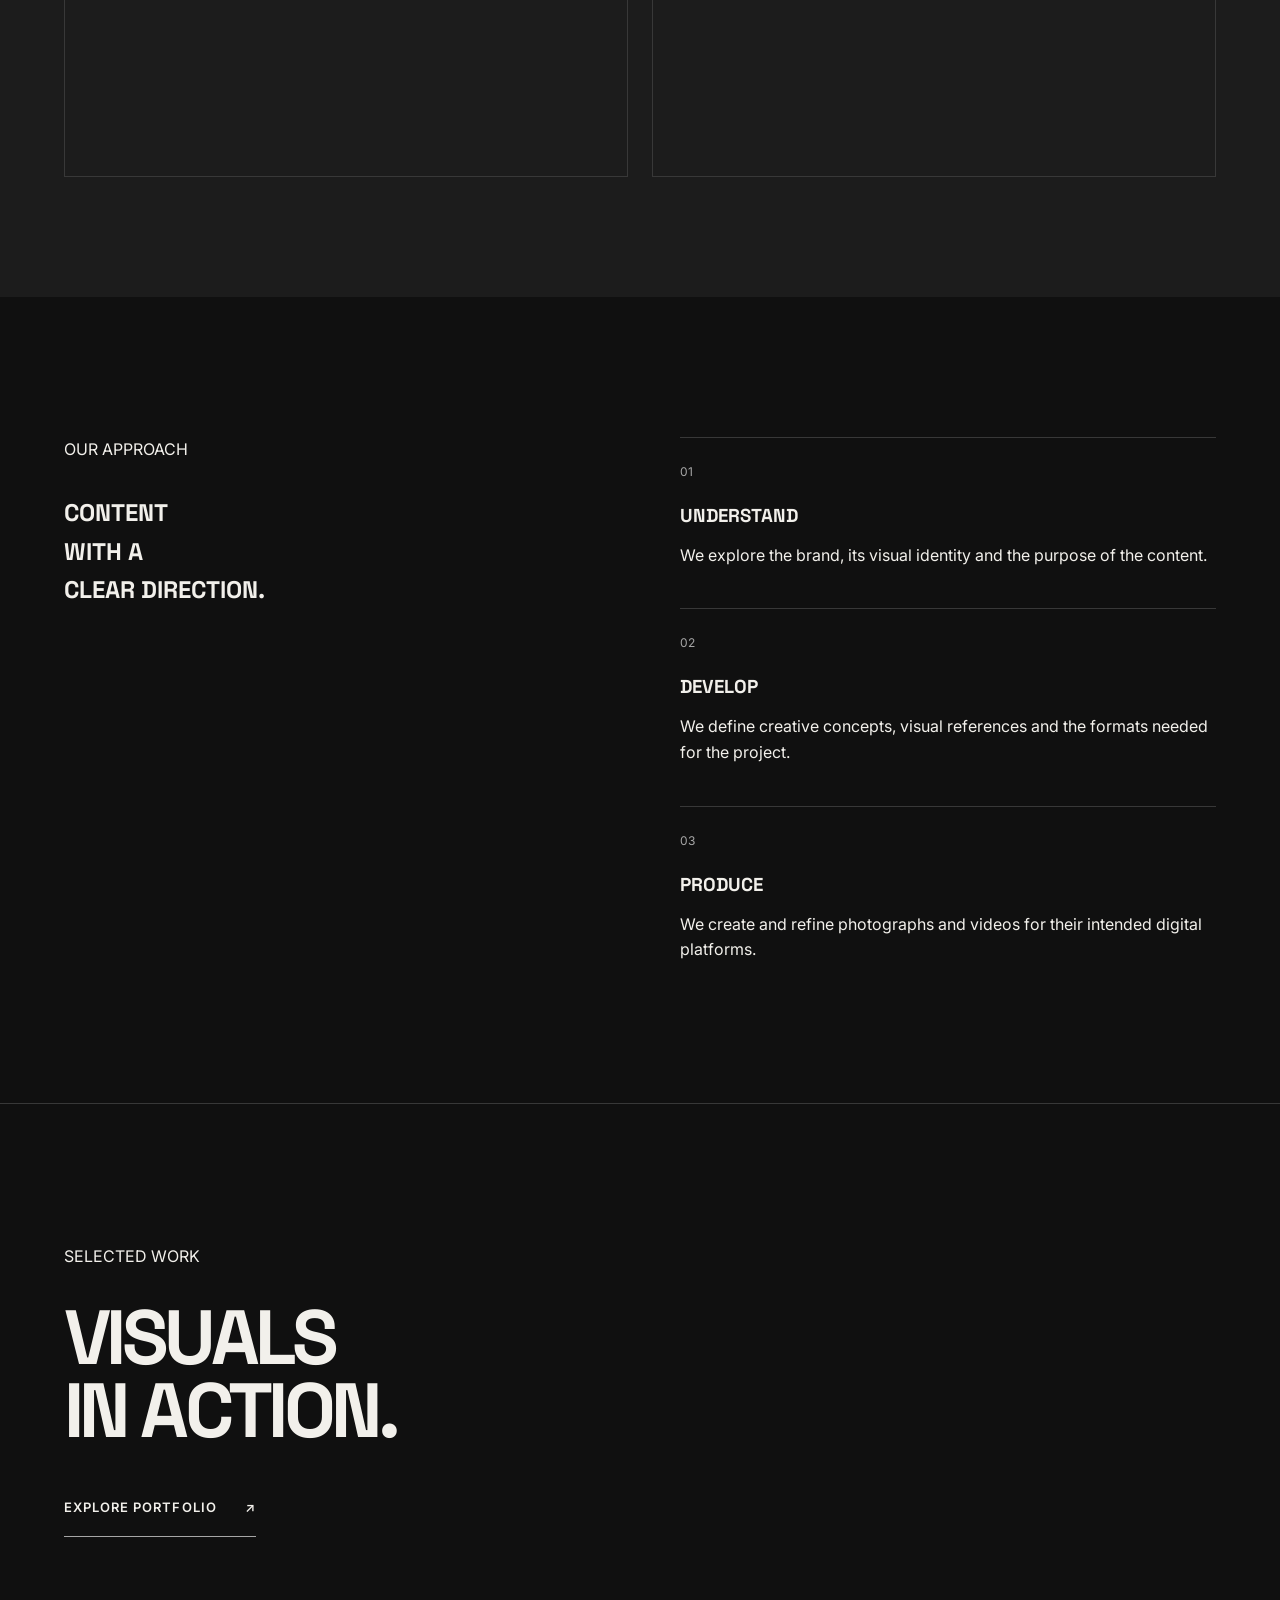
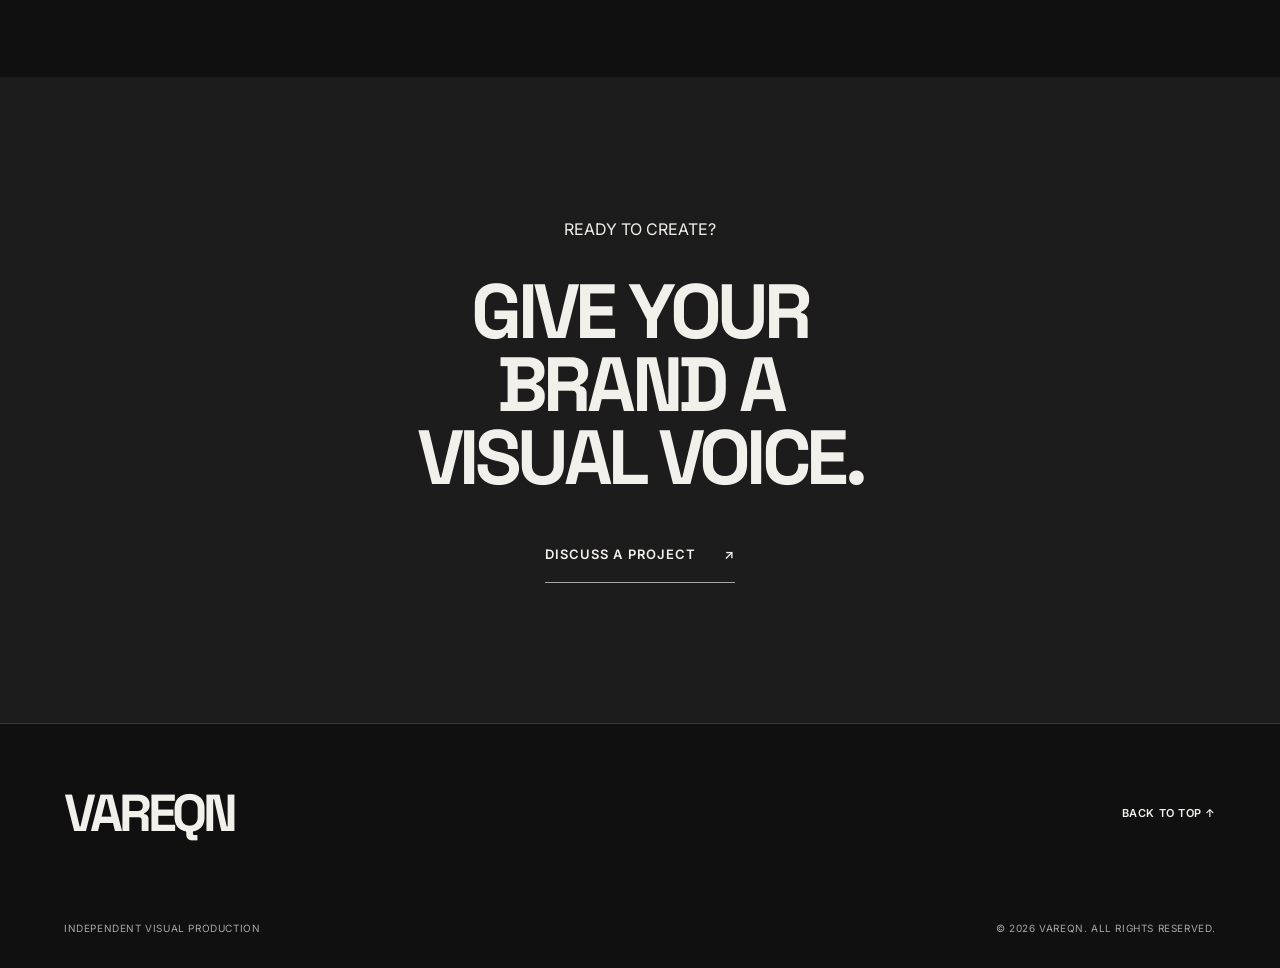
<file: services/social-media-content/index.html>
<!DOCTYPE html>
<html lang="en">
<head>
  <meta charset="UTF-8">
  <meta name="viewport" content="width=device-width, initial-scale=1.0">

  <title>Social Media Content — VAREQN</title>
  <meta name="description" content="VAREQN creates photography, short-form video and visual content for brands and digital platforms.">

  <!-- Google Fonts -->
  <link rel="preconnect" href="https://fonts.googleapis.com">
  <link rel="preconnect" href="https://fonts.gstatic.com" crossorigin>
  <link href="https://fonts.googleapis.com/css2?family=Inter:wght@400;500;600;700&family=Space+Grotesk:wght@400;500;600;700&display=swap" rel="stylesheet">

  <!-- CSS -->
  <link rel="stylesheet" href="../../assets/css/base.css">
  <link rel="stylesheet" href="../../assets/css/header-footer.css">
  <link rel="stylesheet" href="../../assets/css/social-media-content.css">
  <link rel="stylesheet" href="../../assets/css/responsive.css">

  <!-- JavaScript -->
  <script src="../../assets/js/main.js" defer></script>
</head>

<body>

  <!-- HEADER -->
  <header class="header" id="top">
    <div class="container header__inner">

      <a class="logo" href="../../" aria-label="VAREQN Home">VAREQN</a>

      <nav class="nav" id="main-nav" aria-label="Main navigation">
        <a href="../../portfolio/">PORTFOLIO</a>
        <a href="../../services/">SERVICES</a>
        <a href="../../about/">ABOUT</a>
        <a href="../../contact/">CONTACT</a>
      </nav>

      <a class="button button--primary header__cta" href="../../contact/">
        DISCUSS A PROJECT <span>↗</span>
      </a>

      <button class="menu-toggle" aria-label="Open menu"
        aria-expanded="false" aria-controls="main-nav">
        <span></span>
        <span></span>
      </button>

    </div>
  </header>


  <main>

    <!-- HERO -->
    <section class="social-hero">
      <div class="container">

        <p class="section-label">04 / SOCIAL MEDIA CONTENT</p>

        <h1>
          VISUAL<br>
          CONTENT<br>
          THAT CONNECTS.
        </h1>

        <div class="social-hero__bottom">
          <p>
            Photography and moving images created
            for brands, digital platforms and modern audiences.
          </p>

          <span>CONTENT / DIGITAL / VAREQN</span>
        </div>

        <div class="social-placeholder social-placeholder--hero">
          <span>SOCIAL MEDIA CONTENT HERO</span>
          <span class="social-placeholder__index">DIGITAL VISUALS / 001</span>
        </div>

      </div>
    </section>


    <!-- INTRODUCTION -->
    <section class="social-intro">
      <div class="container social-intro__grid">

        <div>
          <p class="section-label">THE DIRECTION</p>
        </div>

        <div>
          <h2>
            A CONSISTENT<br>
            VISUAL PRESENCE.
          </h2>

          <p>
            Digital platforms move quickly, but strong
            visual communication requires intention.
            We create content that gives brands a recognisable
            visual language across their digital channels.
          </p>
        </div>

      </div>
    </section>


    <!-- CONTENT FORMATS -->
    <section class="social-formats">
      <div class="container">

        <div class="social-formats__heading">
          <p class="section-label">WHAT WE CREATE</p>
          <h2>CONTENT FORMATS</h2>
        </div>

        <div class="social-formats__grid">

          <!-- FORMAT 01 -->
          <article class="social-format">

            <div class="social-format__number">01</div>

            <div class="social-format__content">
              <h3>BRAND PHOTOGRAPHY</h3>
              <p>
                Original photographs that communicate
                a brand's identity, products and atmosphere.
              </p>
            </div>

            <div class="social-placeholder social-format__image">
              <span>BRAND PHOTOGRAPHY</span>
            </div>

          </article>


          <!-- FORMAT 02 -->
          <article class="social-format">

            <div class="social-format__number">02</div>

            <div class="social-format__content">
              <h3>SHORT-FORM VIDEO</h3>
              <p>
                Short vertical videos designed for modern
                social platforms and mobile-first viewing.
              </p>
            </div>

            <div class="social-placeholder social-format__image">
              <span>SHORT-FORM VIDEO</span>
            </div>

          </article>


          <!-- FORMAT 03 -->
          <article class="social-format">

            <div class="social-format__number">03</div>

            <div class="social-format__content">
              <h3>PRODUCT CONTENT</h3>
              <p>
                Visual presentations of products through
                photography, details and creative compositions.
              </p>
            </div>

            <div class="social-placeholder social-format__image">
              <span>PRODUCT CONTENT</span>
            </div>

          </article>


          <!-- FORMAT 04 -->
          <article class="social-format">

            <div class="social-format__number">04</div>

            <div class="social-format__content">
              <h3>VISUAL SERIES</h3>
              <p>
                Coordinated sets of photographs and videos
                developed around a shared concept and identity.
              </p>
            </div>

            <div class="social-placeholder social-format__image">
              <span>VISUAL SERIES</span>
            </div>

          </article>

        </div>

      </div>
    </section>


    <!-- CONTENT APPROACH -->
    <section class="social-approach">
      <div class="container social-approach__grid">

        <div>
          <p class="section-label">OUR APPROACH</p>
          <h2>
            CONTENT<br>
            WITH A<br>
            CLEAR DIRECTION.
          </h2>
        </div>

        <div class="social-approach__content">

          <div>
            <span>01</span>
            <h3>UNDERSTAND</h3>
            <p>
              We explore the brand, its visual identity
              and the purpose of the content.
            </p>
          </div>

          <div>
            <span>02</span>
            <h3>DEVELOP</h3>
            <p>
              We define creative concepts, visual references
              and the formats needed for the project.
            </p>
          </div>

          <div>
            <span>03</span>
            <h3>PRODUCE</h3>
            <p>
              We create and refine photographs and videos
              for their intended digital platforms.
            </p>
          </div>

        </div>

      </div>
    </section>


    <!-- PORTFOLIO LINK -->
    <section class="social-portfolio">
      <div class="container">

        <p class="section-label">SELECTED WORK</p>

        <h2>
          VISUALS<br>
          IN ACTION.
        </h2>

        <a href="../../portfolio/" class="social-portfolio__link">
          EXPLORE PORTFOLIO <span>↗</span>
        </a>

      </div>
    </section>


    <!-- CONTACT CTA -->
    <section class="social-cta">
      <div class="container">

        <p class="section-label">READY TO CREATE?</p>

        <h2>
          GIVE YOUR<br>
          BRAND A<br>
          VISUAL VOICE.
        </h2>

        <a href="../../contact/" class="social-cta__link">
          DISCUSS A PROJECT <span>↗</span>
        </a>

      </div>
    </section>

  </main>


  <!-- FOOTER -->
  <footer class="footer">
    <div class="container">

      <div class="footer__top">
        <a class="logo logo--large" href="../../">VAREQN</a>

        <a class="text-link" href="#top">
          BACK TO TOP ↑
        </a>
      </div>

      <div class="footer__bottom">
        <p>INDEPENDENT VISUAL PRODUCTION</p>
        <p>© 2026 VAREQN. ALL RIGHTS RESERVED.</p>
      </div>

    </div>
  </footer>

</body>
</html>
</file>
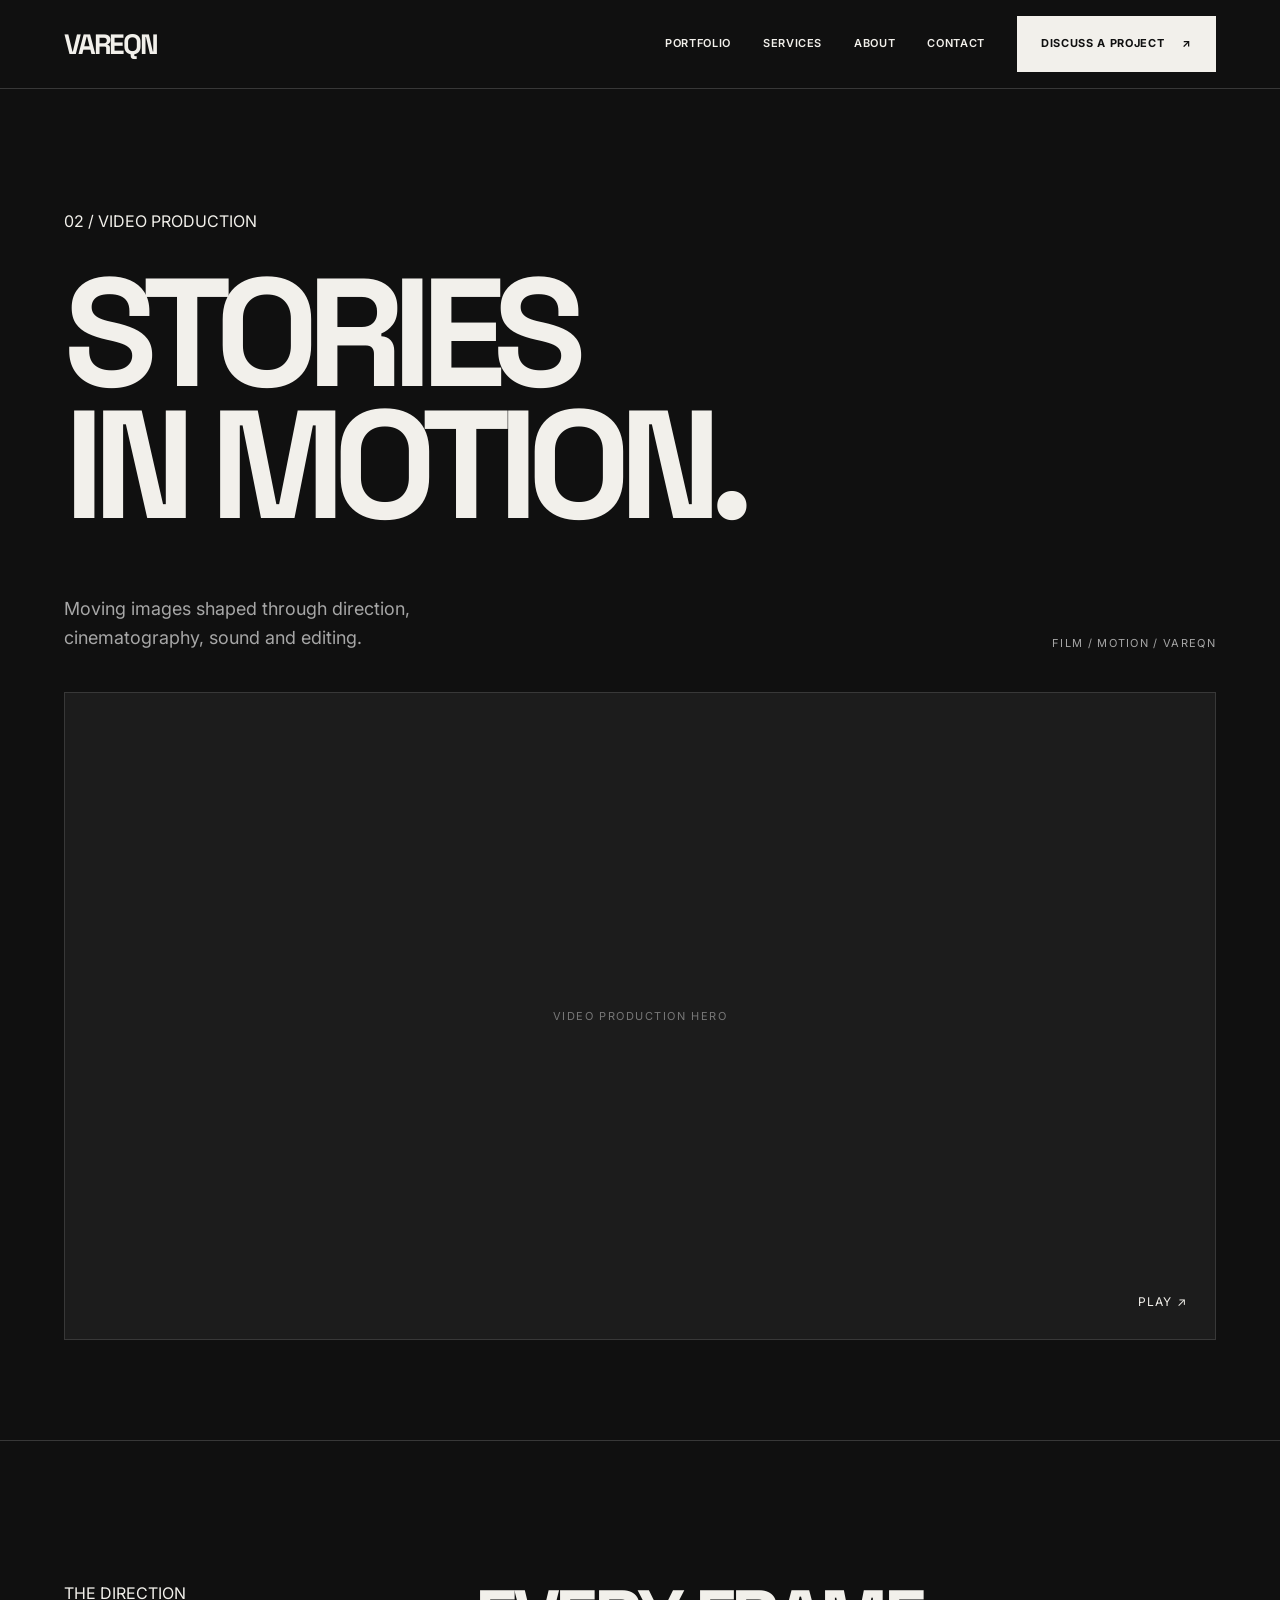
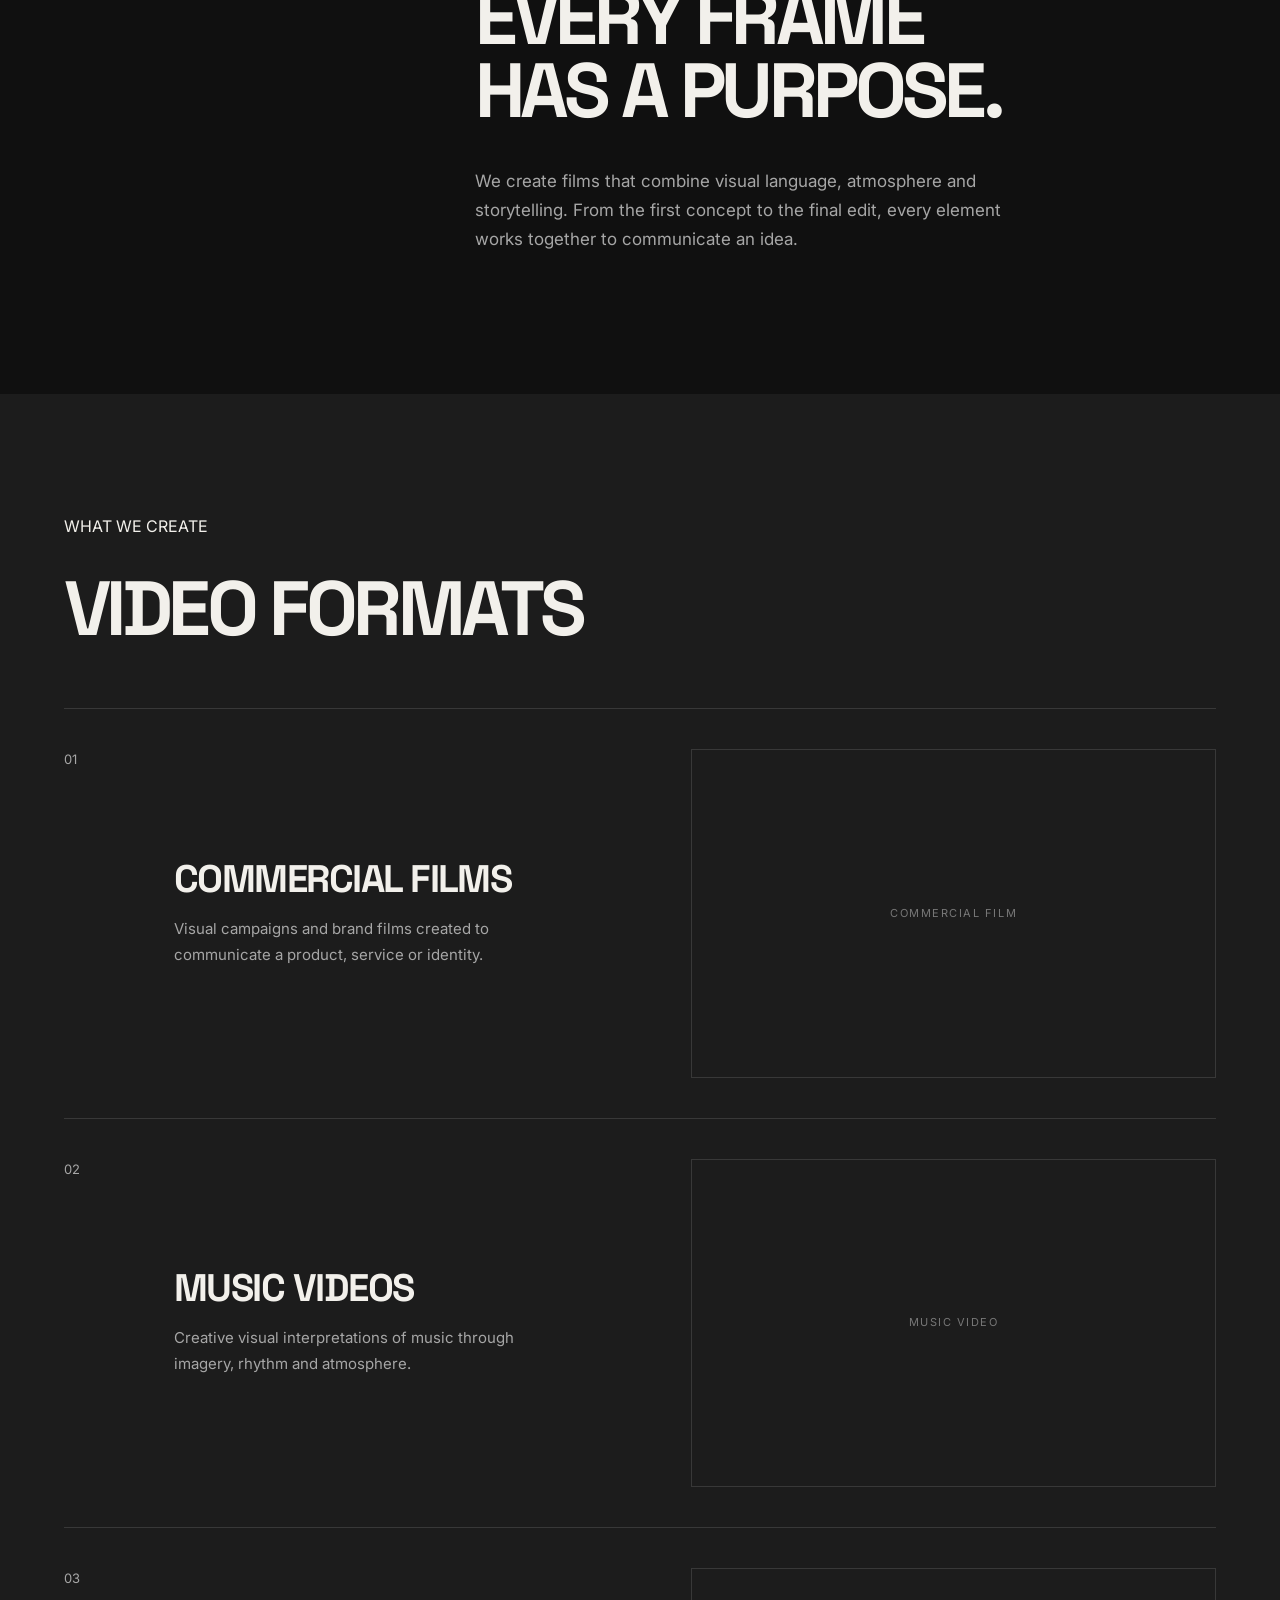
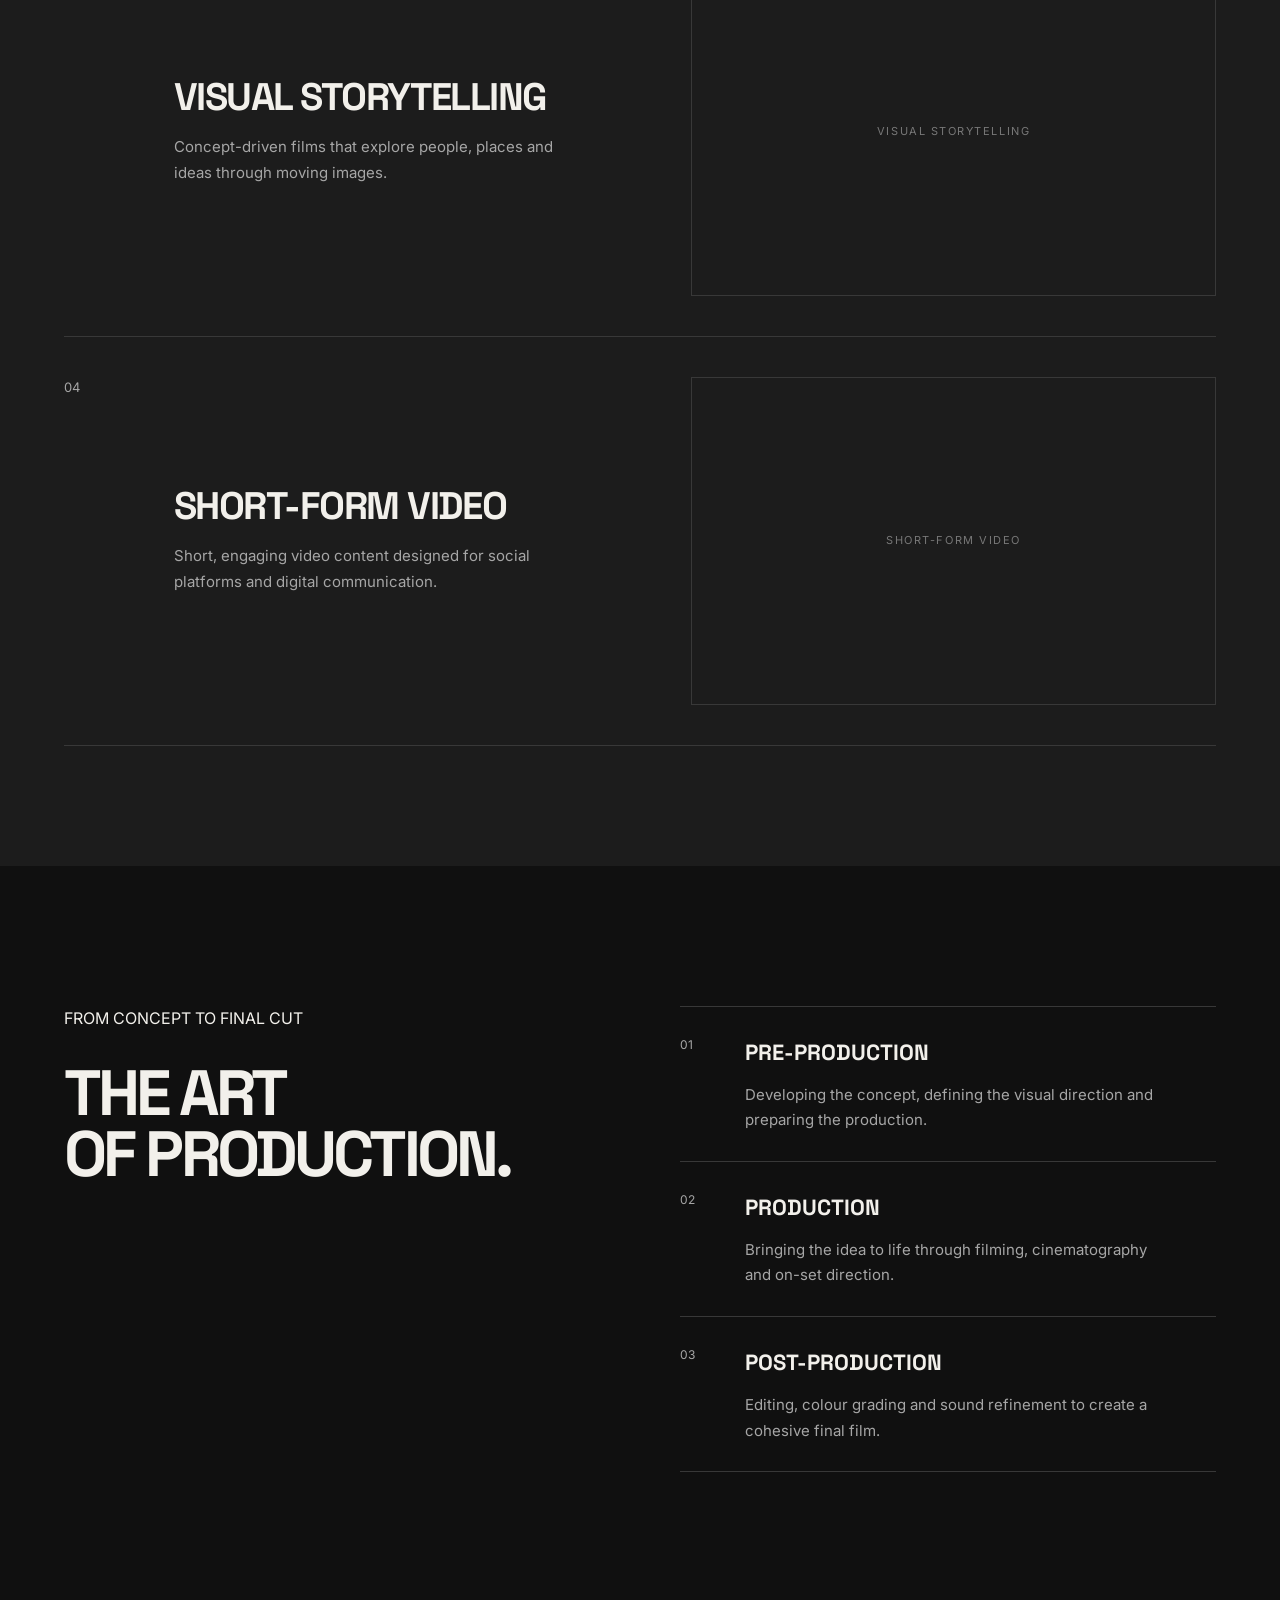
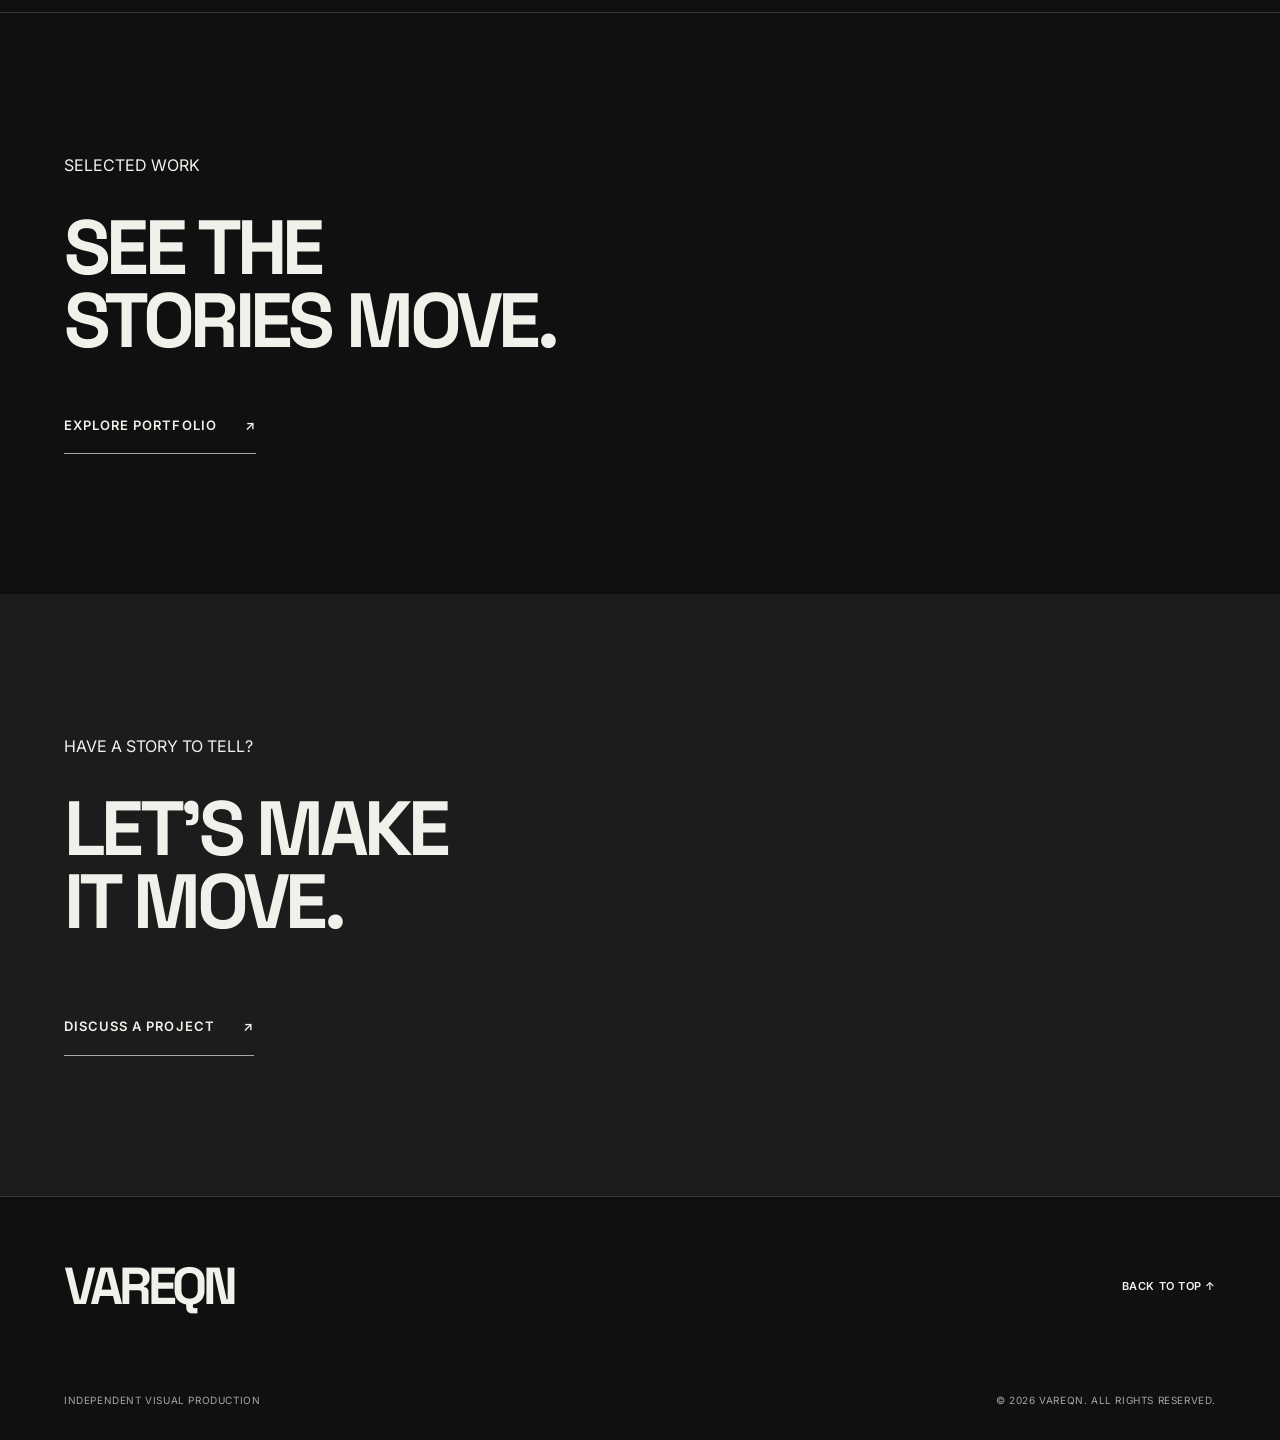
<file: services/video-production/index.html>
<!DOCTYPE html>
<html lang="en">
<head>
  <meta charset="UTF-8">
  <meta name="viewport" content="width=device-width, initial-scale=1.0">

  <title>Video Production — VAREQN</title>
  <meta name="description" content="VAREQN creates commercial films, music videos and visual stories through creative direction, cinematography and post-production.">

  <link rel="preconnect" href="https://fonts.googleapis.com">
  <link rel="preconnect" href="https://fonts.gstatic.com" crossorigin>
  <link href="https://fonts.googleapis.com/css2?family=Inter:wght@400;500;600;700&family=Space+Grotesk:wght@400;500;600;700&display=swap" rel="stylesheet">

  <!-- CSS -->
  <link rel="stylesheet" href="../../assets/css/base.css">
  <link rel="stylesheet" href="../../assets/css/header-footer.css">
  <link rel="stylesheet" href="../../assets/css/video-production.css">
  <link rel="stylesheet" href="../../assets/css/responsive.css">
  
  <script src="../../assets/js/main.js" defer></script>
</head>

<body>

  <!-- HEADER -->
  <header class="header" id="top">
    <div class="container header__inner">

      <a class="logo" href="../../" aria-label="VAREQN Home">VAREQN</a>

      <nav class="nav" id="main-nav" aria-label="Main navigation">
        <a href="../../portfolio/">PORTFOLIO</a>
        <a href="../../services/">SERVICES</a>
        <a href="../../about/">ABOUT</a>
        <a href="../../contact/">CONTACT</a>
      </nav>

      <a class="button button--primary header__cta" href="../../contact/">
        DISCUSS A PROJECT <span>↗</span>
      </a>

      <button class="menu-toggle" aria-label="Open menu"
        aria-expanded="false" aria-controls="main-nav">
        <span></span>
        <span></span>
      </button>

    </div>
  </header>


  <main>

    <!-- HERO -->
    <section class="video-hero">
      <div class="container">

        <p class="section-label">02 / VIDEO PRODUCTION</p>

        <h1>
          STORIES<br>
          IN MOTION.
        </h1>

        <div class="video-hero__bottom">
          <p>
            Moving images shaped through direction,
            cinematography, sound and editing.
          </p>

          <span>FILM / MOTION / VAREQN</span>
        </div>

        <div class="video-placeholder video-placeholder--hero">
          <span>VIDEO PRODUCTION HERO</span>
          <span class="video-placeholder__play">PLAY ↗</span>
        </div>

      </div>
    </section>


    <!-- INTRODUCTION -->
    <section class="video-intro">
      <div class="container video-intro__grid">

        <div>
          <p class="section-label">THE DIRECTION</p>
        </div>

        <div>
          <h2>
            EVERY FRAME<br>
            HAS A PURPOSE.
          </h2>

          <p>
            We create films that combine visual language,
            atmosphere and storytelling. From the first
            concept to the final edit, every element works
            together to communicate an idea.
          </p>
        </div>

      </div>
    </section>


    <!-- VIDEO SERVICES -->
    <section class="video-types">
      <div class="container">

        <div class="video-types__heading">
          <p class="section-label">WHAT WE CREATE</p>
          <h2>VIDEO FORMATS</h2>
        </div>


        <article class="video-type">

          <div class="video-type__number">01</div>

          <div class="video-type__content">
            <h3>COMMERCIAL FILMS</h3>
            <p>
              Visual campaigns and brand films created
              to communicate a product, service or identity.
            </p>
          </div>

          <div class="video-placeholder video-type__image">
            <span>COMMERCIAL FILM</span>
          </div>

        </article>


        <article class="video-type">

          <div class="video-type__number">02</div>

          <div class="video-type__content">
            <h3>MUSIC VIDEOS</h3>
            <p>
              Creative visual interpretations of music
              through imagery, rhythm and atmosphere.
            </p>
          </div>

          <div class="video-placeholder video-type__image">
            <span>MUSIC VIDEO</span>
          </div>

        </article>


        <article class="video-type">

          <div class="video-type__number">03</div>

          <div class="video-type__content">
            <h3>VISUAL STORYTELLING</h3>
            <p>
              Concept-driven films that explore people,
              places and ideas through moving images.
            </p>
          </div>

          <div class="video-placeholder video-type__image">
            <span>VISUAL STORYTELLING</span>
          </div>

        </article>


        <article class="video-type">

          <div class="video-type__number">04</div>

          <div class="video-type__content">
            <h3>SHORT-FORM VIDEO</h3>
            <p>
              Short, engaging video content designed
              for social platforms and digital communication.
            </p>
          </div>

          <div class="video-placeholder video-type__image">
            <span>SHORT-FORM VIDEO</span>
          </div>

        </article>

      </div>
    </section>


    <!-- PRODUCTION PROCESS -->
    <section class="video-process">
      <div class="container video-process__grid">

        <div>
          <p class="section-label">FROM CONCEPT TO FINAL CUT</p>
          <h2>
            THE ART<br>
            OF PRODUCTION.
          </h2>
        </div>

        <div class="video-process__content">

          <div>
            <span>01</span>
            <h3>PRE-PRODUCTION</h3>
            <p>
              Developing the concept, defining the visual
              direction and preparing the production.
            </p>
          </div>

          <div>
            <span>02</span>
            <h3>PRODUCTION</h3>
            <p>
              Bringing the idea to life through filming,
              cinematography and on-set direction.
            </p>
          </div>

          <div>
            <span>03</span>
            <h3>POST-PRODUCTION</h3>
            <p>
              Editing, colour grading and sound refinement
              to create a cohesive final film.
            </p>
          </div>

        </div>

      </div>
    </section>


    <!-- PORTFOLIO LINK -->
    <section class="video-portfolio">
      <div class="container">

        <p class="section-label">SELECTED WORK</p>

        <h2>
          SEE THE<br>
          STORIES MOVE.
        </h2>

        <a href="../../portfolio/" class="video-portfolio__link">
          EXPLORE PORTFOLIO <span>↗</span>
        </a>

      </div>
    </section>


    <!-- CONTACT CTA -->
    <section class="video-cta">
      <div class="container">

        <p class="section-label">HAVE A STORY TO TELL?</p>

        <h2>
          LET'S MAKE<br>
          IT MOVE.
        </h2>

        <a href="../../contact/" class="video-cta__link">
          DISCUSS A PROJECT <span>↗</span>
        </a>

      </div>
    </section>

  </main>


  <!-- FOOTER -->
  <footer class="footer">
    <div class="container">

      <div class="footer__top">
        <a class="logo logo--large" href="../../">VAREQN</a>

        <a class="text-link" href="#top">
          BACK TO TOP ↑
        </a>
      </div>

      <div class="footer__bottom">
        <p>INDEPENDENT VISUAL PRODUCTION</p>
        <p>© 2026 VAREQN. ALL RIGHTS RESERVED.</p>
      </div>

    </div>
  </footer>

</body>
</html>
</file>
<file: assets/css/base.css>
/* VAREQN — BASE STYLES
   Design tokens, reset, typography and shared layout.
*/

/* ========================================
   1. DESIGN SYSTEM
======================================== */

:root {
  --color-bg: #101010;
  --color-surface: #1C1C1C;
  --color-text: #F2F0EB;
  --color-muted: #A6A6A6;
  --color-border: #383838;

  --font-heading: "Space Grotesk", sans-serif;
  --font-body: "Inter", sans-serif;

  --container-width: 1440px;
  --page-gutter: 64px;

  --space-1: 8px;
  --space-2: 16px;
  --space-3: 24px;
  --space-4: 32px;
  --space-5: 48px;
  --space-6: 64px;

  --section-space: 144px;
  --button-height: 56px;
}


/* ========================================
   2. RESET & BASE
======================================== */

* {
  margin: 0;
  padding: 0;
  box-sizing: border-box;
}

html {
  scroll-behavior: smooth;
}

body {
  background: var(--color-bg);
  color: var(--color-text);
  font-family: var(--font-body);
  font-size: 16px;
  line-height: 1.6;
  -webkit-font-smoothing: antialiased;
}

a {
  color: inherit;
  text-decoration: none;
}

button {
  font: inherit;
}

.container {
  width: 100%;
  max-width: var(--container-width);
  margin: 0 auto;
  padding-left: var(--page-gutter);
  padding-right: var(--page-gutter);
}

.section {
  padding-top: var(--section-space);
  padding-bottom: var(--section-space);
}


/* ========================================
   3. TYPOGRAPHY
======================================== */

h1,
h2,
h3,
.logo {
  font-family: var(--font-heading);
}

.eyebrow {
  color: var(--color-muted);
  font-size: 11px;
  font-weight: 600;
  letter-spacing: 0.12em;
  text-transform: uppercase;
}

.section-title {
  font-size: clamp(42px, 6.5vw, 88px);
  font-weight: 700;
  line-height: 0.95;
  letter-spacing: -0.065em;
  text-transform: uppercase;
}
</file>
<file: assets/css/header-footer.css>
/* VAREQN — SHARED HEADER, NAVIGATION, BUTTONS AND FOOTER */

/* ========================================
   4. HEADER
======================================== */

.header {
  position: relative;
  z-index: 10;
  border-bottom: 1px solid var(--color-border);
}

.header__inner {
  min-height: 88px;
  display: flex;
  align-items: center;
  justify-content: space-between;
  gap: 32px;
}

.logo {
  font-size: 28px;
  font-weight: 700;
  letter-spacing: -0.08em;
}

.nav {
  display: flex;
  align-items: center;
  gap: 32px;
  margin-left: auto;
}

.nav a,
.header__cta {
  font-size: 11px;
  font-weight: 600;
  letter-spacing: 0.06em;
}

.nav a {
  transition: color 0.25s ease;
}

.nav a:hover {
  color: var(--color-muted);
}


/* ========================================
   5. BUTTONS & LINKS
======================================== */

.button {
  min-height: var(--button-height);
  padding: 0 24px;
  display: inline-flex;
  align-items: center;
  justify-content: center;
  gap: 18px;
  font-size: 11px;
  font-weight: 700;
  letter-spacing: 0.06em;
  transition: background 0.25s ease, color 0.25s ease;
}

.button--primary {
  background: var(--color-text);
  color: var(--color-bg);
}

.button--primary:hover {
  background: var(--color-muted);
}

.text-link {
  display: inline-flex;
  align-items: center;
  gap: 12px;
  font-size: 11px;
  font-weight: 600;
  letter-spacing: 0.05em;
}

.text-link span {
  transition: transform 0.25s ease;
}

.text-link:hover span {
  transform: translate(4px, -4px);
}


/* ========================================
   6. MOBILE MENU
======================================== */

.menu-toggle {
  display: none;
  width: 42px;
  height: 42px;
  background: transparent;
  border: 0;
  cursor: pointer;
}

.menu-toggle span {
  display: block;
  width: 24px;
  height: 1px;
  margin: 6px auto;
  background: var(--color-text);
}



/* ========================================
   14. FOOTER
======================================== */

.footer {
  padding-top: 48px;
  padding-bottom: 32px;
  border-top: 1px solid var(--color-border);
}

.footer__top,
.footer__bottom {
  display: flex;
  align-items: center;
  justify-content: space-between;
  gap: 24px;
}

.logo--large {
  font-size: 52px;
}

.footer__bottom {
  margin-top: 64px;
  color: var(--color-muted);
  font-size: 10px;
  letter-spacing: 0.06em;
}
</file>
<file: assets/css/home.css>
/* VAREQN — HOME PAGE */

/* ========================================
   7. HERO
======================================== */

.hero {
  padding-top: 80px;
  padding-bottom: 40px;
}

.hero__content {
  padding-bottom: 48px;
}

.hero__title {
  margin-top: 32px;
  font-size: clamp(64px, 11vw, 144px);
  font-weight: 700;
  line-height: 0.82;
  letter-spacing: -0.085em;
}

.hero__title span {
  color: var(--color-muted);
}

.hero__bottom {
  display: flex;
  align-items: center;
  justify-content: space-between;
  gap: 24px;
  margin-top: 48px;
}

.hero__description {
  color: var(--color-muted);
  font-size: 13px;
}


/* ========================================
   8. IMAGE PLACEHOLDERS
======================================== */

.media-placeholder {
  position: relative;
  width: 100%;
  display: flex;
  align-items: center;
  justify-content: center;
  overflow: hidden;
  background: linear-gradient(
    135deg,
    #292929,
    #151515 60%,
    #333333
  );
  color: #888;
}

.media-placeholder span {
  font-size: 10px;
  font-weight: 600;
  letter-spacing: 0.12em;
}

/* Hero image — исправленная высота */

.hero__image {
  width: 100%;
  aspect-ratio: 16 / 9;
  min-height: 250px;
}

/* Project images */

.project__image {
  aspect-ratio: 16 / 10;
  transition: filter 0.3s ease;
}

.project--small .project__image {
  aspect-ratio: 4 / 5;
}

/* Approach image */

.approach__image {
  aspect-ratio: 4 / 5;
}


/* ========================================
   9. INTRODUCTION
======================================== */

.introduction__content {
  display: grid;
  grid-template-columns: 1.3fr 0.7fr;
  gap: 64px;
  align-items: end;
  margin-top: 48px;
}

.introduction__text {
  max-width: 390px;
}

.introduction__text p {
  margin-bottom: 32px;
  color: var(--color-muted);
  font-size: 17px;
  line-height: 1.7;
}


/* ========================================
   10. PORTFOLIO
======================================== */

.section-heading {
  display: flex;
  align-items: end;
  justify-content: space-between;
  gap: 32px;
  margin-bottom: 56px;
}

.section-heading .section-title {
  margin-top: 24px;
}

.portfolio__grid {
  display: grid;
  grid-template-columns: 1.3fr 0.7fr;
  gap: 32px;
  align-items: start;
}

.project:hover .project__image {
  filter: brightness(1.2);
}

.project__info {
  display: flex;
  align-items: center;
  justify-content: space-between;
  gap: 16px;
  margin-top: 18px;
}

.project__info h3 {
  font-size: 16px;
  font-weight: 600;
}

.project__info span {
  color: var(--color-muted);
  font-size: 10px;
  letter-spacing: 0.05em;
}


/* ========================================
   11. SERVICES
======================================== */

.services .section-title {
  margin-top: 24px;
  margin-bottom: 56px;
}

.service-item {
  min-height: 104px;
  display: grid;
  grid-template-columns: 70px 1fr 40px;
  align-items: center;
  gap: 24px;
  border-top: 1px solid var(--color-border);
  transition: padding 0.25s ease;
}

.service-item:last-child {
  border-bottom: 1px solid var(--color-border);
}

.service-item:hover {
  padding-left: 12px;
}

.service-item__number {
  color: var(--color-muted);
  font-size: 12px;
}

.service-item h3 {
  font-size: clamp(20px, 3vw, 36px);
  font-weight: 600;
  letter-spacing: -0.04em;
}

.service-item__arrow {
  text-align: right;
  font-size: 22px;
}


/* ========================================
   12. APPROACH
======================================== */

.approach__grid {
  display: grid;
  grid-template-columns: 1fr 0.8fr;
  gap: 80px;
  align-items: center;
  margin-top: 48px;
}

.approach__text {
  max-width: 400px;
  margin-top: 36px;
  color: var(--color-muted);
  line-height: 1.8;
}


/* ========================================
   13. CONTACT CTA
======================================== */

.contact-cta {
  border-top: 1px solid var(--color-border);
}

.contact-cta__title {
  margin-top: 40px;
  margin-bottom: 48px;
  font-size: clamp(64px, 10vw, 136px);
  font-weight: 700;
  line-height: 0.88;
  letter-spacing: -0.08em;
}

.contact-cta__title span {
  color: var(--color-muted);
}
</file>
<file: assets/css/responsive.css>
/* VAREQN — RESPONSIVE STYLES */


/* ========================================
   1. TABLET — SHARED
======================================== */

@media (max-width: 1024px) {
  :root {
    --page-gutter: 32px;
    --section-space: 100px;
  }

  .nav {
    gap: 18px;
  }

  .header__cta {
    padding: 0 16px;
  }

  .introduction__content,
  .approach__grid {
    gap: 40px;
  }
}


/* ========================================
   2. SERVICES PAGE — TABLET
======================================== */

@media (max-width: 1023px) {
  .service-item {
    grid-template-columns: 40px 1fr 0.8fr;
    gap: 22px;
  }
}


/* ========================================
   3. PHOTOGRAPHY PAGE — TABLET
======================================== */

@media (max-width: 1024px) {
  .photography-hero {
    padding: 100px 0 80px;
  }

  .photography-hero h1 {
    font-size: clamp(64px, 10vw, 110px);
  }

  .photography-hero__bottom {
    gap: 30px;
    margin-top: 50px;
  }

  .photography-intro,
  .photography-approach,
  .photography-portfolio,
  .photography-cta {
    padding: 100px 0;
  }

  .photography-intro__grid {
    gap: 40px;
  }

  .photography-types {
    padding: 100px 0;
  }

  .photography-type {
    grid-template-columns: 50px 1fr 1fr;
    gap: 24px;
  }

  .photography-approach__grid {
    gap: 40px;
  }
}


/* ========================================
   4. VIDEO PRODUCTION PAGE — TABLET
======================================== */

@media (max-width: 1024px) {
  .video-hero {
    padding-top: 100px;
  }

  .video-intro,
  .video-process,
  .video-portfolio,
  .video-cta {
    padding: 110px 0;
  }

  .video-type {
    grid-template-columns: 50px 1fr 1fr;
    gap: 24px;
  }

  .video-process__grid {
    gap: 40px;
  }
}


/* ========================================
   5. CREATIVE PROJECTS PAGE — TABLET
======================================== */

@media (max-width: 1024px) {
  .creative-hero {
    padding-top: 100px;
  }

  .creative-intro,
  .creative-philosophy,
  .creative-portfolio,
  .creative-cta {
    padding: 110px 0;
  }

  .creative-directions {
    padding: 100px 0;
  }

  .creative-direction {
    grid-template-columns: 50px 1fr 1fr;
    gap: 24px;
  }

  .creative-philosophy__grid {
    gap: 40px;
  }
}


/* ========================================
   6. SOCIAL MEDIA CONTENT PAGE — TABLET
======================================== */

@media (max-width: 1024px) {
  .social-hero {
    padding: 100px 0 80px;
  }

  .social-hero h1 {
    font-size: clamp(64px, 10vw, 110px);
  }

  .social-hero__bottom {
    gap: 30px;
    margin-top: 50px;
  }

  .social-intro__grid,
  .social-approach__grid {
    gap: 40px;
  }

  .social-formats__grid {
    gap: 48px 20px;
  }
}


/* ========================================
   7. ABOUT PAGE — TABLET
======================================== */

@media (max-width: 1024px) {
  .about-hero {
    padding-top: 100px;
  }

  .about-hero h1 {
    font-size: clamp(64px, 10vw, 110px);
  }

  .about-hero__bottom {
    gap: 30px;
    margin-top: 50px;
  }

  .about-studio,
  .about-perspective,
  .about-direction,
  .about-cta {
    padding: 100px 0;
  }

  .about-studio__grid,
  .about-direction__grid {
    gap: 48px;
  }

  .about-perspective__grid {
    gap: 24px;
  }

  .about-perspective__heading {
    margin-bottom: 56px;
  }
}


/* ========================================
   8. CONTACT PAGE — TABLET
======================================== */

@media (max-width: 1024px) {
  .contact-hero {
    padding-top: 100px;
  }

  .contact-hero__bottom {
    gap: 30px;
    margin-top: 50px;
  }

  .contact-info,
  .contact-inquiry,
  .contact-closing {
    padding: 100px 0;
  }

  .contact-info__grid,
  .contact-inquiry__grid {
    gap: 48px;
  }
}


/* ========================================
   9. MOBILE — SHARED
======================================== */

@media (max-width: 767px) {
  :root {
    --page-gutter: 20px;
    --section-space: 80px;
  }

  /* HEADER */

  .header__inner {
    min-height: 72px;
  }

  .logo {
    font-size: 25px;
  }

  .header__cta {
    display: none;
  }

  .menu-toggle {
    display: block;
    flex-shrink: 0;
  }

  .nav {
    position: absolute;
    top: 72px;
    left: 0;
    right: 0;
    display: none;
    flex-direction: column;
    align-items: stretch;
    gap: 0;
    padding: 12px var(--page-gutter) 24px;
    margin-left: 0;
    background: var(--color-bg);
    border-bottom: 1px solid var(--color-border);
  }

  .nav.is-open {
    display: flex;
  }

  .nav a {
    padding: 16px 0;
    border-bottom: 1px solid var(--color-border);
  }


  /* FOOTER */

  .footer__bottom {
    align-items: flex-start;
    flex-direction: column;
    gap: 12px;
    margin-top: 40px;
  }


  /* ========================================
     HOME PAGE
  ======================================== */

  .hero {
    padding-top: 64px;
  }

  .hero__title {
    font-size: clamp(58px, 13vw, 90px);
  }

  .hero__bottom {
    align-items: flex-start;
    flex-direction: column;
  }

  .introduction__content,
  .approach__grid,
  .portfolio__grid {
    grid-template-columns: 1fr;
  }

  .introduction__content {
    gap: 32px;
  }

  .section-heading {
    align-items: flex-start;
    flex-direction: column;
  }

  .project--small .project__image {
    aspect-ratio: 16 / 10;
  }

  .service-item {
    min-height: 82px;
    grid-template-columns: 34px 1fr 24px;
    gap: 12px;
  }

  .service-item h3 {
    font-size: 20px;
  }

  .approach__grid {
    gap: 32px;
  }

  .contact-cta__title {
    font-size: clamp(56px, 12vw, 88px);
  }


  /* ========================================
     PORTFOLIO PAGE
  ======================================== */

  .portfolio-page-intro {
    padding-top: 80px;
    padding-bottom: 56px;
  }

  .portfolio-page-title {
    font-size: clamp(68px, 15vw, 110px);
  }

  .portfolio-page-intro__bottom {
    align-items: flex-start;
    flex-direction: column;
    gap: 20px;
    margin-top: 36px;
  }

  .portfolio-filters {
    gap: 8px;
  }

  .filter-button {
    padding: 10px 12px;
    font-size: 9px;
  }

  .portfolio-page-grid {
    grid-template-columns: 1fr;
    row-gap: 44px;
  }

  .portfolio-card__info h2 {
    font-size: 15px;
  }


  /* ========================================
     PROJECT DETAIL PAGE
  ======================================== */

  .project-hero {
    padding: 40px 0 70px;
  }

  .project-hero__top {
    margin-bottom: 70px;
    font-size: 10px;
  }

  .project-intro {
    font-size: 16px;
    margin-bottom: 40px;
  }

  .project-overview,
  .project-concept,
  .project-gallery,
  .project-details,
  .next-project {
    padding: 75px 0;
  }

  .project-overview__grid,
  .project-concept__grid,
  .project-details__grid {
    grid-template-columns: 1fr;
    gap: 35px;
  }

  .project-meta {
    gap: 12px;
    margin-top: 40px;
  }

  .project-meta strong {
    font-size: 12px;
  }

  .project-gallery__grid {
    gap: 12px;
  }

  .project-placeholder--hero {
    aspect-ratio: 4 / 3;
  }

  .project-placeholder--wide {
    aspect-ratio: 4 / 3;
    margin-top: 40px;
  }


  /* ========================================
     SERVICES PAGE
  ======================================== */

  .services-hero {
    padding: 55px 0 75px;
  }

  .services-title {
    font-size: clamp(48px, 12vw, 76px);
  }

  .services-hero__bottom {
    flex-direction: column;
    align-items: flex-start;
    gap: 20px;
    margin: 35px 0 40px;
  }

  .services-hero__bottom p {
    font-size: 16px;
  }

  .services-placeholder--hero {
    aspect-ratio: 4 / 3;
  }

  .services-intro,
  .services-list,
  .services-approach,
  .services-cta {
    padding: 75px 0;
  }

  .services-intro__grid,
  .services-approach__grid {
    grid-template-columns: 1fr;
    gap: 35px;
  }

  .services-intro h2,
  .services-approach h2 {
    font-size: 46px;
  }

  .services-list__heading {
    margin-bottom: 35px;
  }

  .service-item {
    min-height: 0;
    grid-template-columns: 35px minmax(0, 1fr);
    gap: 15px;
    padding: 40px 0;
  }

  .service-item__number {
    grid-column: 1;
    grid-row: 1;
  }

  .service-item__content {
    grid-column: 2;
    grid-row: 1;
    min-width: 0;
  }

  .service-item__image {
    grid-column: 2;
    grid-row: 2;
    aspect-ratio: 4 / 3;
    margin-top: 10px;
  }

  .service-item h3 {
    font-size: 29px;
  }

  .services-cta h2 {
    font-size: clamp(46px, 11vw, 68px);
  }


  /* ========================================
     PHOTOGRAPHY PAGE
  ======================================== */

  .photography-hero {
    padding: 55px 0 75px;
  }

  .photography-hero h1 {
    font-size: clamp(48px, 12vw, 76px);
    line-height: 0.95;
  }

  .photography-hero__bottom {
    align-items: flex-start;
    flex-direction: column;
    gap: 20px;
    margin-top: 35px;
    margin-bottom: 35px;
  }

  .photography-hero__bottom p {
    font-size: 16px;
  }

  .photography-placeholder--hero {
    aspect-ratio: 4 / 3;
    min-height: 0;
  }

  .photography-intro,
  .photography-types,
  .photography-approach,
  .photography-portfolio,
  .photography-cta {
    padding: 75px 0;
  }

  .photography-intro__grid,
  .photography-approach__grid {
    grid-template-columns: 1fr;
    gap: 35px;
  }

  .photography-intro h2,
  .photography-approach h2,
  .photography-portfolio h2,
  .photography-cta h2 {
    margin-bottom: 30px;
    font-size: clamp(42px, 10vw, 56px);
  }

  .photography-intro__grid > div:last-child > p:last-child {
    font-size: 16px;
  }

  .photography-types__heading {
    margin-bottom: 35px;
  }

  .photography-types__heading h2 {
    font-size: clamp(42px, 10vw, 56px);
  }

  .photography-type {
    grid-template-columns: 35px minmax(0, 1fr);
    gap: 15px;
    padding: 35px 0;
  }

  .photography-type__number {
    grid-column: 1;
    grid-row: 1;
  }

  .photography-type__content {
    grid-column: 2;
    grid-row: 1;
    min-width: 0;
  }

  .photography-type__content h3 {
    font-size: 29px;
  }

  .photography-type__content p {
    font-size: 15px;
  }

  .photography-type__image {
    grid-column: 2;
    grid-row: 2;
    aspect-ratio: 4 / 3;
    margin-top: 10px;
  }

  .photography-approach__content > div {
    grid-template-columns: 35px minmax(0, 1fr);
    column-gap: 15px;
    padding: 24px 0;
  }

  .photography-approach__content h3 {
    font-size: 20px;
  }

  .photography-approach__content p {
    font-size: 14px;
  }

  .photography-portfolio__link,
  .photography-cta__link {
    gap: 18px;
    font-size: 11px;
  }


  /* ========================================
     VIDEO PRODUCTION PAGE
  ======================================== */

  .video-hero {
    padding: 80px 0 72px;
  }

  .video-hero h1 {
    font-size: clamp(58px, 13vw, 84px);
  }

  .video-hero__bottom {
    flex-direction: column;
    align-items: flex-start;
    gap: 20px;
    margin-top: 40px;
  }

  .video-hero__bottom p {
    font-size: 16px;
  }

  .video-placeholder--hero {
    aspect-ratio: 4 / 5;
    min-height: 220px;
  }

  .video-placeholder__play {
    right: 16px;
    bottom: 16px;
  }

  .video-intro,
  .video-process,
  .video-portfolio,
  .video-cta {
    padding: 80px 0;
  }

  .video-intro__grid,
  .video-process__grid {
    grid-template-columns: 1fr;
    gap: 40px;
  }

  .video-intro h2,
  .video-process h2,
  .video-portfolio h2,
  .video-cta h2 {
    font-size: clamp(40px, 10vw, 60px);
  }

  .video-types {
    padding: 80px 0;
  }

  .video-types__heading {
    margin-bottom: 40px;
  }

  .video-type {
    grid-template-columns: 35px minmax(0, 1fr);
    gap: 16px;
    padding: 28px 0;
  }

  .video-type__number {
    grid-column: 1;
    grid-row: 1;
  }

  .video-type__content {
    grid-column: 2;
    grid-row: 1;
    min-width: 0;
  }

  .video-type__content h3 {
    font-size: 26px;
  }

  .video-type__content p {
    font-size: 14px;
  }

  .video-type__image {
    grid-column: 2;
    grid-row: 2;
    aspect-ratio: 16 / 10;
    margin-top: 12px;
  }

  .video-process__content > div {
    grid-template-columns: 35px 1fr;
    gap: 12px;
  }

  .video-portfolio__link,
  .video-cta__link {
    gap: 16px;
    font-size: 11px;
  }


  /* ========================================
     CREATIVE PROJECTS PAGE
  ======================================== */

  .creative-hero {
    padding: 80px 0 72px;
  }

  .creative-hero h1 {
    font-size: clamp(58px, 13vw, 84px);
  }

  .creative-hero__bottom {
    flex-direction: column;
    align-items: flex-start;
    gap: 20px;
    margin-top: 40px;
  }

  .creative-hero__bottom p {
    font-size: 16px;
  }

  .creative-placeholder--hero {
    aspect-ratio: 4 / 5;
    min-height: 220px;
  }

  .creative-placeholder__index {
    right: 16px;
    bottom: 16px;
  }

  .creative-intro,
  .creative-philosophy,
  .creative-portfolio,
  .creative-cta {
    padding: 80px 0;
  }

  .creative-intro__grid,
  .creative-philosophy__grid {
    grid-template-columns: 1fr;
    gap: 40px;
  }

  .creative-intro h2,
  .creative-philosophy h2,
  .creative-portfolio h2,
  .creative-cta h2 {
    font-size: clamp(40px, 10vw, 60px);
  }

  .creative-directions {
    padding: 80px 0;
  }

  .creative-directions__heading {
    margin-bottom: 40px;
  }

  .creative-direction {
    grid-template-columns: 35px minmax(0, 1fr);
    gap: 16px;
    padding: 28px 0;
  }

  .creative-direction__number {
    grid-column: 1;
    grid-row: 1;
  }

  .creative-direction__content {
    grid-column: 2;
    grid-row: 1;
    min-width: 0;
  }

  .creative-direction__content h3 {
    font-size: 26px;
  }

  .creative-direction__content p {
    font-size: 14px;
  }

  .creative-direction__image {
    grid-column: 2;
    grid-row: 2;
    aspect-ratio: 16 / 10;
    margin-top: 12px;
  }

  .creative-philosophy__content {
    padding-top: 0;
  }

  .creative-philosophy__statement {
    font-size: clamp(24px, 6vw, 32px);
  }

  .creative-philosophy__content > p:last-child {
    font-size: 14px;
  }

  .creative-portfolio__link,
  .creative-cta__link {
    gap: 16px;
    font-size: 11px;
  }


  /* ========================================
     SOCIAL MEDIA CONTENT PAGE
  ======================================== */

  .social-hero {
    padding: 80px 0 72px;
  }

  .social-hero h1 {
    font-size: clamp(52px, 12vw, 80px);
  }

  .social-hero__bottom {
    display: flex;
    flex-direction: column;
    align-items: flex-start;
    gap: 20px;
    margin-top: 40px;
  }

  .social-hero__bottom p {
    font-size: 16px;
  }

  .social-placeholder--hero {
    aspect-ratio: 4 / 3;
    min-height: 0;
    margin-top: 40px;
  }

  .social-intro,
  .social-formats,
  .social-approach,
  .social-portfolio,
  .social-cta {
    padding: 80px 0;
  }

  .social-intro__grid,
  .social-approach__grid {
    grid-template-columns: 1fr;
    gap: 35px;
  }

  .social-intro h2,
  .social-approach h2,
  .social-portfolio h2,
  .social-cta h2 {
    font-size: clamp(40px, 10vw, 60px);
  }

  .social-formats__heading {
    margin-bottom: 40px;
  }

  .social-formats__heading h2 {
    font-size: clamp(40px, 10vw, 60px);
  }

  .social-formats__grid {
    grid-template-columns: 1fr;
    gap: 48px;
  }

  .social-format {
    grid-template-columns: 35px minmax(0, 1fr);
    gap: 15px;
  }

  .social-format__number {
    grid-column: 1;
    grid-row: 1;
  }

  .social-format__content {
    grid-column: 2;
    grid-row: 1;
    min-width: 0;
  }

  .social-format__content h3 {
    font-size: 25px;
  }

  .social-format__content p {
    font-size: 14px;
  }

  .social-format__image {
    grid-column: 2;
    grid-row: 2;
    aspect-ratio: 4 / 3;
    margin-top: 10px;
  }

  .social-approach__content {
    gap: 32px;
  }

  .social-approach__content > div {
    padding-top: 20px;
  }

  .social-approach__content h3 {
    font-size: 20px;
  }

  .social-approach__content p {
    font-size: 14px;
  }

  .social-portfolio h2,
  .social-cta h2 {
    margin: 28px 0;
  }

  .social-portfolio__link,
  .social-cta__link {
    gap: 16px;
    font-size: 11px;
  }


  /* ========================================
     ABOUT PAGE
  ======================================== */

  .about-hero {
    padding-top: 80px;
  }

  .about-hero h1 {
    font-size: clamp(52px, 12vw, 80px);
  }

  .about-hero__bottom {
    flex-direction: column;
    align-items: flex-start;
    gap: 20px;
    margin-top: 40px;
  }

  .about-hero__bottom p {
    font-size: 16px;
  }

  .about-placeholder--hero {
    aspect-ratio: 4 / 3;
    min-height: 0;
    margin-top: 40px;
  }

  .about-studio,
  .about-perspective,
  .about-direction,
  .about-cta {
    padding: 80px 0;
  }

  .about-studio__grid,
  .about-direction__grid {
    grid-template-columns: 1fr;
    gap: 35px;
  }

  .about-studio__content h2 {
    margin-bottom: 28px;
  }

  .about-perspective__heading {
    display: block;
    margin-bottom: 48px;
  }

  .about-perspective__heading h2 {
    margin-top: 28px;
    font-size: clamp(40px, 10vw, 60px);
  }

  .about-perspective__grid {
    grid-template-columns: 1fr;
    gap: 40px;
  }

  .about-principle {
    min-height: 180px;
  }

  .about-direction__intro h2 {
    margin-top: 24px;
  }

  .about-direction__text {
    margin-bottom: 32px;
  }

  .about-placeholder--direction {
    aspect-ratio: 4 / 3;
  }

  .about-cta h2 {
    font-size: clamp(40px, 10vw, 60px);
  }

  .about-cta__link {
    gap: 16px;
    font-size: 11px;
  }


  /* ========================================
     CONTACT PAGE
  ======================================== */

  .contact-hero {
    padding: 55px 0 75px;
  }

  .contact-hero h1 {
    font-size: clamp(52px, 12vw, 80px);
  }

  .contact-hero__bottom {
    flex-direction: column;
    align-items: flex-start;
    gap: 20px;
    margin-top: 35px;
  }

  .contact-hero__bottom p {
    font-size: 16px;
  }

  .contact-placeholder {
    aspect-ratio: 4 / 3;
    min-height: 0;
    margin-top: 40px;
  }

  .contact-info,
  .contact-inquiry,
  .contact-closing {
    padding: 75px 0;
  }

  .contact-info__grid,
  .contact-inquiry__grid {
    grid-template-columns: 1fr;
    gap: 35px;
  }

  .contact-info__grid h2,
  .contact-inquiry__intro h2 {
    font-size: clamp(40px, 10vw, 60px);
  }

  .contact-info__item a {
    font-size: 21px;
  }

  .contact-form {
    gap: 28px;
  }

  .contact-form__submit {
    min-height: 56px;
  }

  .contact-closing h2 {
    font-size: clamp(40px, 10vw, 60px);
  }

  .contact-closing__link {
    gap: 16px;
    font-size: 11px;
  }
}


/* ========================================
   10. NARROW MOBILE
======================================== */

@media (max-width: 480px) {
  /* PHOTOGRAPHY PAGE */

  .photography-hero h1 {
    font-size: clamp(44px, 11vw, 58px);
  }

  .photography-hero__bottom p {
    font-size: 15px;
  }

  .photography-intro h2,
  .photography-approach h2,
  .photography-portfolio h2,
  .photography-cta h2,
  .photography-types__heading h2 {
    font-size: 40px;
  }

  .photography-type {
    gap: 12px;
    padding: 30px 0;
  }

  .photography-type__content h3 {
    font-size: 25px;
  }

  .photography-approach__content > div {
    grid-template-columns: 28px minmax(0, 1fr);
    column-gap: 12px;
  }

  .photography-portfolio__link,
  .photography-cta__link {
    gap: 12px;
    font-size: 10px;
  }


  /* VIDEO PRODUCTION PAGE */

  .video-hero h1 {
    font-size: 56px;
  }

  .video-hero__bottom > span {
    font-size: 10px;
  }

  .video-type__content h3 {
    font-size: 23px;
  }

  .video-portfolio__link,
  .video-cta__link {
    gap: 16px;
    font-size: 11px;
  }


  /* CREATIVE PROJECTS PAGE */

  .creative-hero h1 {
    font-size: 56px;
  }

  .creative-hero__bottom > span {
    font-size: 10px;
  }

  .creative-direction {
    gap: 12px;
    padding: 30px 0;
  }

  .creative-direction__content h3 {
    font-size: 23px;
  }

  .creative-philosophy h2,
  .creative-intro h2,
  .creative-portfolio h2,
  .creative-cta h2 {
    font-size: 40px;
  }

  .creative-portfolio__link,
  .creative-cta__link {
    gap: 12px;
    font-size: 10px;
  }


  /* SOCIAL MEDIA CONTENT PAGE */

  .social-hero h1 {
    font-size: 48px;
  }

  .social-hero__bottom p {
    font-size: 15px;
  }

  .social-placeholder {
    padding: 14px;
  }

  .social-placeholder--hero {
    min-height: 180px;
  }

  .social-intro h2,
  .social-approach h2,
  .social-portfolio h2,
  .social-cta h2,
  .social-formats__heading h2 {
    font-size: 38px;
  }

  .social-format {
    grid-template-columns: 28px minmax(0, 1fr);
    gap: 12px;
  }

  .social-format__content h3 {
    font-size: 22px;
  }

  .social-portfolio__link,
  .social-cta__link {
    gap: 12px;
    font-size: 10px;
  }


  /* ABOUT PAGE */

  .about-hero h1 {
    font-size: 48px;
  }

  .about-hero__bottom p {
    font-size: 15px;
  }

  .about-placeholder {
    padding: 14px;
  }

  .about-placeholder--hero {
    min-height: 180px;
  }

  .about-studio__content h2,
  .about-perspective__heading h2,
  .about-direction__intro h2,
  .about-cta h2 {
    font-size: 38px;
  }

  .about-principle {
    min-height: 160px;
  }

  .about-cta__link {
    gap: 12px;
    font-size: 10px;
  }


  /* CONTACT PAGE */

  .contact-hero h1 {
    font-size: 48px;
  }

  .contact-hero__bottom p {
    font-size: 15px;
  }

  .contact-placeholder {
    min-height: 180px;
    padding: 14px;
  }

  .contact-info__grid h2,
  .contact-inquiry__intro h2,
  .contact-closing h2 {
    font-size: 38px;
  }

  .contact-info__item a {
    font-size: 19px;
  }

  .contact-form__submit {
    padding: 0 18px;
  }

  .contact-closing__link {
    gap: 12px;
    font-size: 10px;
  }
}


/* ========================================
   11. ACCESSIBILITY
======================================== */

@media (prefers-reduced-motion: reduce) {
  *,
  *::before,
  *::after {
    scroll-behavior: auto !important;
    transition-duration: 0.01ms !important;
    animation-duration: 0.01ms !important;
  }
}
</file>
<file: assets/css/about.css>
/* VAREQN — ABOUT PAGE */

/* =========================================
   HERO
========================================= */

.about-hero {
  padding-top: 80px;
}

.about-hero h1 {
  margin-bottom: 40px;
  font-size: clamp(64px, 11vw, 144px);
  font-weight: 700;
  line-height: 0.82;
  letter-spacing: -0.085em;
}

.about-hero__bottom {
  display: flex;
  justify-content: space-between;
  align-items: flex-end;
  gap: 40px;
  margin-top: 40px;
}

.about-hero__bottom p {
  max-width: 440px;
}

.about-hero__bottom span {
  color: var(--color-muted);
  font-size: 11px;
  letter-spacing: 0.08em;
}

/* =========================================
   PLACEHOLDERS
========================================= */

.about-placeholder {
  background: var(--color-surface);
  border: 1px solid var(--color-border);
  color: var(--color-muted);
  display: flex;
  flex-direction: column;
  justify-content: space-between;
  padding: 20px;
  font-size: 11px;
  letter-spacing: 0.08em;
}

.about-placeholder--hero {
  width: 100%;
  aspect-ratio: 16 / 9;
  min-height: 250px;
  margin-top: 64px;
}

/* =========================================
   THE STUDIO
========================================= */

.about-studio {
  padding: 140px 0;
}

.about-studio__grid {
  display: grid;
  grid-template-columns: 1fr 1fr;
  gap: 80px;
}

.about-studio__content {
  max-width: 650px;
}

.about-studio__content h2 {
  margin-bottom: 40px;
  font-size: clamp(42px, 6.5vw, 88px);
  font-weight: 700;
  line-height: 0.95;
  letter-spacing: -0.065em;
}

.about-studio__content p {
  max-width: 560px;
  margin-bottom: 24px;
}

/* =========================================
   OUR PERSPECTIVE
========================================= */

.about-perspective {
  padding: 120px 0;
  background: var(--color-surface);
}

.about-perspective__heading {
  display: flex;
  justify-content: space-between;
  align-items: flex-end;
  gap: 40px;
  margin-bottom: 80px;
}

.about-perspective__heading h2 {
  margin: 0;
  font-size: clamp(42px, 6.5vw, 88px);
  font-weight: 700;
  line-height: 0.95;
  letter-spacing: -0.065em;
}

.about-perspective__grid {
  display: grid;
  grid-template-columns: repeat(3, minmax(0, 1fr));
  gap: 32px;
}

.about-principle {
  display: flex;
  flex-direction: column;
  justify-content: space-between;
  min-height: 260px;
  padding-top: 24px;
  border-top: 1px solid var(--color-border);
}

.about-principle__number {
  color: var(--color-muted);
  font-size: 12px;
}

.about-principle h3 {
  margin-bottom: 16px;
  font-size: 20px;
  font-weight: 600;
  line-height: 1.1;
  letter-spacing: -0.04em;
}

.about-principle p {
  max-width: 360px;
}

/* =========================================
   WHAT DRIVES US
========================================= */

.about-direction {
  padding: 140px 0;
}

.about-direction__grid {
  display: grid;
  grid-template-columns: 1fr 1fr;
  gap: 80px;
}

.about-direction__intro h2 {
  margin-top: 32px;
  font-size: clamp(42px, 6.5vw, 88px);
  font-weight: 700;
  line-height: 0.95;
  letter-spacing: -0.065em;
}

.about-direction__content {
  min-width: 0;
}

.about-direction__text {
  max-width: 560px;
  margin-bottom: 48px;
}

.about-direction__text p + p {
  margin-top: 24px;
}

.about-placeholder--direction {
  width: 100%;
  aspect-ratio: 4 / 3;
  min-height: 200px;
}

/* =========================================
   CONTACT CTA
========================================= */

.about-cta {
  padding: 140px 0;
  text-align: center;
}

.about-cta h2 {
  margin: 32px 0;
  font-size: clamp(64px, 10vw, 136px);
  font-weight: 700;
  line-height: 0.88;
  letter-spacing: -0.08em;
}

.about-cta__link {
  display: inline-flex;
  align-items: center;
  gap: 12px;
}
</file>
<file: assets/css/contact.css>
/* VAREQN — CONTACT PAGE */


/* =========================================
   1. HERO
========================================= */

.contact-hero {
  padding-top: 80px;
}

.contact-hero h1 {
  margin-bottom: 40px;
}

.contact-hero__bottom {
  display: flex;
  justify-content: space-between;
  align-items: flex-end;
  gap: 40px;
  margin-top: 40px;
}

.contact-hero__bottom p {
  max-width: 440px;
}

.contact-hero__bottom span {
  color: var(--color-muted);
  font-size: 11px;
  letter-spacing: 0.08em;
}

.contact-placeholder {
  width: 100%;
  aspect-ratio: 16 / 9;
  min-height: 250px;
  margin-top: 64px;
  padding: 20px;
  background: var(--color-surface);
  border: 1px solid var(--color-border);
  color: var(--color-muted);
  display: flex;
  flex-direction: column;
  justify-content: space-between;
  font-size: 11px;
  letter-spacing: 0.08em;
}


/* =========================================
   2. CONTACT INFORMATION
========================================= */

.contact-info {
  padding: 140px 0;
}

.contact-info__grid {
  display: grid;
  grid-template-columns: 1fr 1fr;
  gap: 80px;
}

.contact-info__grid h2 {
  margin-top: 32px;
}

.contact-info__content {
  display: flex;
  flex-direction: column;
}

.contact-info__item {
  padding: 24px 0;
  border-top: 1px solid var(--color-border);
}

.contact-info__item:last-child {
  border-bottom: 1px solid var(--color-border);
}

.contact-info__item span {
  display: block;
  margin-bottom: 16px;
  color: var(--color-muted);
  font-size: 11px;
  letter-spacing: 0.08em;
}

.contact-info__item a {
  font-family: var(--font-heading);
  font-size: 24px;
  font-weight: 500;
  text-decoration: none;
}

.contact-info__item p {
  max-width: 420px;
}


/* =========================================
   3. PROJECT INQUIRY
========================================= */

.contact-inquiry {
  padding: 140px 0;
  background: var(--color-surface);
}

.contact-inquiry__grid {
  display: grid;
  grid-template-columns: 1fr 1fr;
  gap: 80px;
}

.contact-inquiry__intro h2 {
  margin: 32px 0;
}

.contact-inquiry__intro > p:last-child {
  max-width: 400px;
}


/* =========================================
   4. FORM
========================================= */

.contact-form {
  display: flex;
  flex-direction: column;
  gap: 32px;
}

.contact-form__field {
  display: flex;
  flex-direction: column;
  gap: 12px;
}

.contact-form__field label {
  color: var(--color-muted);
  font-size: 11px;
  letter-spacing: 0.08em;
}

.contact-form__field input,
.contact-form__field select,
.contact-form__field textarea {
  width: 100%;
  padding: 16px 0;
  background: transparent;
  border: none;
  border-bottom: 1px solid var(--color-border);
  border-radius: 0;
  color: var(--color-text);
  font-family: var(--font-body);
  font-size: 15px;
  outline: none;
}

.contact-form__field input::placeholder,
.contact-form__field textarea::placeholder {
  color: var(--color-muted);
}

.contact-form__field select {
  color: var(--color-muted);
  cursor: pointer;
}

.contact-form__field select option {
  background: var(--color-surface);
  color: var(--color-text);
}

.contact-form__field textarea {
  resize: vertical;
  min-height: 140px;
}

.contact-form__field input:focus,
.contact-form__field select:focus,
.contact-form__field textarea:focus {
  border-bottom-color: var(--color-text);
}

.contact-form__submit {
  display: inline-flex;
  justify-content: space-between;
  align-items: center;
  width: 100%;
  min-height: 56px;
  padding: 0 24px;
  background: var(--color-text);
  border: 1px solid var(--color-text);
  color: var(--color-bg);
  font-family: var(--font-body);
  font-size: 12px;
  font-weight: 600;
  letter-spacing: 0.06em;
  cursor: pointer;
  transition: background 0.25s ease, color 0.25s ease;
}

.contact-form__submit:hover {
  background: transparent;
  color: var(--color-text);
}

.contact-form__note {
  color: var(--color-muted);
  font-size: 12px;
  line-height: 1.6;
}


/* =========================================
   5. CLOSING CTA
========================================= */

.contact-closing {
  padding: 140px 0;
  text-align: center;
}

.contact-closing h2 {
  margin: 32px 0;
}

.contact-closing__link {
  display: inline-flex;
  align-items: center;
  gap: 12px;
  text-decoration: none;
}
/* =========================================
   CONTACT TYPOGRAPHY
========================================= */

.contact-hero h1,
.contact-info__grid h2,
.contact-inquiry__intro h2,
.contact-closing h2 {
  font-family: var(--font-heading);
  font-weight: 700;
  line-height: 0.95;
  letter-spacing: -0.065em;
  text-transform: uppercase;
}

.contact-hero h1 {
  font-size: clamp(64px, 8vw, 110px);
}

.contact-info__grid h2,
.contact-inquiry__intro h2,
.contact-closing h2 {
  font-size: clamp(42px, 6.5vw, 88px);
}
</file>
<file: assets/css/portfolio.css>
/* VAREQN — PORTFOLIO PAGE */


/* ========================================
   1. PORTFOLIO PAGE INTRO
======================================== */

.portfolio-page-intro {
  padding-top: 120px;
  padding-bottom: 80px;
}

.portfolio-page-title {
  margin-top: 40px;
  font-size: clamp(76px, 14vw, 180px);
  font-weight: 700;
  line-height: 0.82;
  letter-spacing: -0.09em;
  text-transform: uppercase;
}

.portfolio-page-title span {
  color: var(--color-muted);
}

.portfolio-page-intro__bottom {
  display: flex;
  justify-content: space-between;
  align-items: end;
  gap: 32px;
  margin-top: 56px;
}

.portfolio-page-intro__bottom p {
  max-width: 390px;
  color: var(--color-muted);
  font-size: 16px;
}

.portfolio-page-count {
  color: var(--color-muted);
  font-size: 10px;
  letter-spacing: 0.1em;
}


/* ========================================
   2. FILTERS
======================================== */

.portfolio-page-projects {
  padding-bottom: var(--section-space);
}

.portfolio-filters {
  display: flex;
  flex-wrap: wrap;
  gap: 12px;
  padding: 24px 0;
  margin-bottom: 32px;
  border-top: 1px solid var(--color-border);
  border-bottom: 1px solid var(--color-border);
}

.filter-button {
  padding: 12px 18px;
  border: 1px solid var(--color-border);
  background: transparent;
  color: var(--color-muted);
  font-size: 10px;
  font-weight: 600;
  letter-spacing: 0.08em;
  cursor: pointer;
  transition: background 0.25s ease, color 0.25s ease;
}

.filter-button:hover,
.filter-button.is-active {
  background: var(--color-text);
  color: var(--color-bg);
  border-color: var(--color-text);
}


/* ========================================
   3. PROJECT GRID
======================================== */

.portfolio-page-grid {
  display: grid;
  grid-template-columns: repeat(2, minmax(0, 1fr));
  column-gap: 32px;
  row-gap: 64px;
}

.portfolio-card {
  min-width: 0;
}

.portfolio-card__visual {
  position: relative;
  display: block;
  overflow: hidden;
}

.portfolio-card__image {
  width: 100%;
  aspect-ratio: 4 / 3;
  transition: transform 0.5s ease, filter 0.3s ease;
}

.portfolio-card:hover .portfolio-card__image {
  transform: scale(1.025);
  filter: brightness(1.15);
}

.portfolio-card__number {
  position: absolute;
  top: 20px;
  left: 20px;
  color: var(--color-text);
  font-size: 11px;
  letter-spacing: 0.1em;
}

.portfolio-card__info {
  display: flex;
  justify-content: space-between;
  align-items: start;
  gap: 16px;
  padding-top: 18px;
}

.portfolio-card__info h2 {
  font-size: 17px;
  font-weight: 600;
  letter-spacing: -0.03em;
}

.portfolio-card__info p,
.portfolio-card__info > span {
  margin-top: 6px;
  color: var(--color-muted);
  font-size: 10px;
  letter-spacing: 0.04em;
}

.portfolio-card__info > span {
  white-space: nowrap;
}

.portfolio-empty {
  padding: 60px 0;
  color: var(--color-muted);
  text-align: center;
}


/* ========================================
   4. MEDIA PLACEHOLDERS
======================================== */

.portfolio-card__visual .media-placeholder {
  position: relative;
  width: 100%;
  display: flex;
  align-items: center;
  justify-content: center;
  overflow: hidden;
  background: linear-gradient(
    135deg,
    #292929,
    #151515 60%,
    #333333
  );
  color: #888;
}

.portfolio-card__visual .media-placeholder span {
  font-size: 10px;
  font-weight: 600;
  letter-spacing: 0.12em;
  text-align: center;
}


/* ========================================
   5. CONTACT CTA
======================================== */

.contact-cta {
  border-top: 1px solid var(--color-border);
}

.contact-cta__title {
  margin-top: 40px;
  margin-bottom: 48px;
  font-size: clamp(64px, 10vw, 136px);
  font-weight: 700;
  line-height: 0.88;
  letter-spacing: -0.08em;
}

.contact-cta__title span {
  color: var(--color-muted);
}
</file>
<file: assets/css/services.css>
/* VAREQN — SERVICES OVERVIEW PAGE */

/* ========================================
   SERVICES PAGE
======================================== */

.services-hero {
  padding: 80px 0 110px;
}

.services-eyebrow {
  color: var(--color-muted);
  font-size: 12px;
  letter-spacing: 2px;
  margin-bottom: 35px;
}

.services-title {
  font-size: clamp(64px, 11vw, 144px);
  line-height: 0.86;
  letter-spacing: -0.065em;
  margin: 0;
}

.services-hero__bottom {
  display: flex;
  justify-content: space-between;
  align-items: end;
  gap: 30px;
  margin: 55px 0 65px;
}

.services-hero__bottom p {
  max-width: 420px;
  color: var(--color-muted);
  font-size: 18px;
  line-height: 1.6;
}

.services-hero__bottom span {
  color: var(--color-muted);
  font-size: 11px;
  letter-spacing: 1px;
}

.services-placeholder {
  display: flex;
  justify-content: center;
  align-items: center;
  background: var(--color-surface);
  border: 1px solid var(--color-border);
  color: #777;
  font-size: 11px;
  letter-spacing: 2px;
  text-align: center;
}

.services-placeholder--hero {
  width: 100%;
  aspect-ratio: 16 / 9;
}


.services-intro,
.services-list,
.services-approach,
.services-cta {
  padding: 120px 0;
  border-top: 1px solid var(--color-border);
}

.services-intro__grid,
.services-approach__grid {
  display: grid;
  grid-template-columns: 1fr 1fr;
  gap: 60px;
}

.services-intro h2,
.services-approach h2 {
  font-size: clamp(42px, 6vw, 80px);
  line-height: 0.95;
  letter-spacing: -0.05em;
  margin: 0 0 35px;
}

.services-intro__grid > div:last-child > p {
  max-width: 540px;
  color: var(--color-muted);
  font-size: 16px;
  line-height: 1.7;
}


.services-list__heading {
  margin-bottom: 55px;
}

.services-list__heading h2 {
  font-size: clamp(42px, 6vw, 80px);
  line-height: 0.95;
  letter-spacing: -0.05em;
  margin-top: 25px;
}

.service-item {
  display: grid;
  grid-template-columns: 60px 1fr 0.9fr;
  gap: 35px;
  align-items: center;
  padding: 55px 0;
  border-top: 1px solid var(--color-border);
}

.service-item:last-child {
  border-bottom: 1px solid var(--color-border);
}

.service-item__number {
  align-self: start;
  color: var(--color-muted);
  font-size: 13px;
}

.service-item__category {
  color: var(--color-muted);
  font-size: 11px;
  letter-spacing: 1.5px;
  margin-bottom: 18px;
}

.service-item h3 {
  font-size: clamp(26px, 3vw, 42px);
  line-height: 1;
  letter-spacing: -0.04em;
  margin-bottom: 22px;
}

.service-item__description {
  max-width: 420px;
  color: var(--color-muted);
  font-size: 15px;
  line-height: 1.7;
  margin-bottom: 28px;
}

.service-item__link {
  display: inline-flex;
  gap: 18px;
  align-items: center;
  font-size: 11px;
  letter-spacing: 1px;
}

.service-item__link span {
  font-size: 17px;
  transition: transform 0.3s ease;
}

.service-item__link:hover span {
  transform: translate(4px, -4px);
}

.service-item__image {
  width: 100%;
  aspect-ratio: 4 / 3;
}


.services-approach__content > div {
  padding: 25px 0;
  border-bottom: 1px solid var(--color-border);
}

.services-approach__content > div:first-child {
  border-top: 1px solid var(--color-border);
}

.services-approach__content span {
  color: var(--color-muted);
  font-size: 11px;
}

.services-approach__content h3 {
  font-size: 21px;
  margin: 15px 0 10px;
}

.services-approach__content p {
  max-width: 470px;
  color: var(--color-muted);
  font-size: 15px;
  line-height: 1.7;
}


.services-cta h2 {
  font-size: clamp(48px, 9vw, 112px);
  line-height: 0.9;
  letter-spacing: -0.055em;
  margin: 35px 0 45px;
}

.services-cta__link {
  display: inline-flex;
  align-items: center;
  gap: 20px;
  padding: 18px 25px;
  background: var(--color-text);
  color: var(--color-bg);
  font-size: 11px;
  letter-spacing: 1px;
  transition: opacity 0.3s ease;
}

.services-cta__link:hover {
  opacity: 0.75;
}
</file>
<file: assets/css/project.css>
/* VAREQN — PORTFOLIO PROJECT DETAIL PAGE */

/* ========================================
   PROJECT PAGE
======================================== */

.project-hero {
  padding: 60px 0 100px;
}

.project-hero__top {
  display: flex;
  justify-content: space-between;
  margin-bottom: 100px;
  font-size: 12px;
  letter-spacing: 1px;
}

.project-back {
  color: var(--color-muted);
}

.project-number {
  color: var(--color-muted);
}

.project-eyebrow,
.section-label {
  font-size: 12px;
  letter-spacing: 2px;
  color: var(--color-muted);
}

.project-title {
  font-size: clamp(64px, 12vw, 144px);
  line-height: 0.85;
  letter-spacing: -0.06em;
  margin: 28px 0;
}

.project-intro {
  max-width: 480px;
  font-size: 18px;
  line-height: 1.6;
  color: var(--color-muted);
  margin-bottom: 60px;
}

.project-placeholder {
  display: flex;
  align-items: center;
  justify-content: center;
  background: var(--color-surface);
  color: #777;
  font-size: 11px;
  letter-spacing: 2px;
  border: 1px solid var(--color-border);
}

.project-placeholder--hero {
  width: 100%;
  aspect-ratio: 16 / 9;
}

.project-overview,
.project-concept,
.project-gallery,
.project-details,
.next-project {
  padding: 120px 0;
  border-top: 1px solid var(--color-border);
}

.project-overview__grid,
.project-concept__grid,
.project-details__grid {
  display: grid;
  grid-template-columns: 1fr 1fr;
  gap: 60px;
}

.project-overview h2,
.project-concept h2,
.project-details h2,
.project-gallery h2 {
  font-size: clamp(42px, 6vw, 80px);
  line-height: 0.95;
  letter-spacing: -0.05em;
  margin-top: 28px;
}

.project-overview__content > p,
.project-concept__grid > p,
.project-details__content p {
  color: var(--color-muted);
  font-size: 16px;
  line-height: 1.7;
}

.project-meta {
  display: grid;
  grid-template-columns: repeat(3, 1fr);
  gap: 20px;
  margin-top: 60px;
  padding-top: 24px;
  border-top: 1px solid var(--color-border);
}

.project-meta div {
  display: flex;
  flex-direction: column;
  gap: 12px;
}

.project-meta span,
.project-details__content > div > span {
  color: var(--color-muted);
  font-size: 11px;
  letter-spacing: 1px;
}

.project-meta strong {
  font-size: 14px;
  font-weight: 400;
}

.project-placeholder--wide {
  width: 100%;
  aspect-ratio: 16 / 9;
  margin-top: 70px;
}

.project-gallery__heading {
  margin-bottom: 50px;
}

.project-gallery__grid {
  display: grid;
  grid-template-columns: 1fr 1fr;
  gap: 24px;
  align-items: start;
}

.project-placeholder--portrait {
  aspect-ratio: 3 / 4;
}

.project-placeholder--landscape {
  aspect-ratio: 4 / 3;
}

.project-details__content > div {
  padding: 24px 0;
  border-bottom: 1px solid var(--color-border);
}

.project-details__content h3 {
  font-size: 20px;
  margin: 16px 0 10px;
}

.project-details__content p {
  max-width: 480px;
}

.next-project__link {
  display: block;
  padding: 60px 0 0;
}

.next-project__link span {
  color: var(--color-muted);
  font-size: 12px;
  letter-spacing: 2px;
}

.next-project__link h2 {
  font-size: clamp(48px, 9vw, 110px);
  line-height: 0.9;
  letter-spacing: -0.05em;
  margin-top: 24px;
  transition: opacity 0.3s ease;
}

.next-project__link:hover h2 {
  opacity: 0.6;
}
</file>
<file: assets/css/creative-projects.css>
/* VAREQN — CREATIVE PROJECTS SERVICE PAGE */


/* ========================================
   CREATIVE PROJECTS PAGE
======================================== */

.creative-hero {
  padding: 120px 0 100px;
}

.creative-hero .section-label,
.creative-intro .section-label,
.creative-directions .section-label,
.creative-philosophy .section-label,
.creative-portfolio .section-label,
.creative-cta .section-label {
  margin-bottom: 32px;
}

.creative-hero h1 {
  max-width: 1200px;
  margin: 0;
  font-family: var(--font-heading);
  font-size: clamp(72px, 12vw, 168px);
  font-weight: 700;
  line-height: 0.86;
  letter-spacing: -0.08em;
}

.creative-hero__bottom {
  display: flex;
  justify-content: space-between;
  align-items: flex-end;
  gap: 40px;
  margin-top: 64px;
  margin-bottom: 40px;
}

.creative-hero__bottom p {
  max-width: 440px;
  margin: 0;
  color: var(--color-muted);
  font-size: 18px;
  line-height: 1.6;
}

.creative-hero__bottom > span {
  color: var(--color-muted);
  font-size: 11px;
  letter-spacing: 0.12em;
}

.creative-placeholder {
  position: relative;
  display: flex;
  justify-content: center;
  align-items: center;
  background: var(--color-surface);
  border: 1px solid var(--color-border);
  color: #777;
  text-align: center;
  font-size: 11px;
  letter-spacing: 0.14em;
}

.creative-placeholder--hero {
  width: 100%;
  aspect-ratio: 16 / 9;
  min-height: 280px;
}

.creative-placeholder__index {
  position: absolute;
  right: 28px;
  bottom: 28px;
  color: var(--color-muted);
  font-size: 11px;
  letter-spacing: 0.12em;
}


/* ========================================
   INTRODUCTION
======================================== */

.creative-intro {
  padding: 140px 0;
  border-top: 1px solid var(--color-border);
}

.creative-intro__grid {
  display: grid;
  grid-template-columns: 1fr 2fr;
  gap: 40px;
}

.creative-intro h2,
.creative-philosophy h2,
.creative-portfolio h2,
.creative-cta h2 {
  margin: 0 0 40px;
  font-family: var(--font-heading);
  font-size: clamp(42px, 6vw, 88px);
  font-weight: 700;
  line-height: 0.95;
  letter-spacing: -0.06em;
}

.creative-intro__grid > div:last-child > p:last-child {
  max-width: 560px;
  margin: 0;
  color: var(--color-muted);
  font-size: 17px;
  line-height: 1.7;
}


/* ========================================
   CREATIVE DIRECTIONS
======================================== */

.creative-directions {
  padding: 120px 0;
  background: var(--color-surface);
}

.creative-directions__heading {
  margin-bottom: 64px;
}

.creative-directions__heading h2 {
  margin: 0;
  font-family: var(--font-heading);
  font-size: clamp(42px, 6vw, 80px);
  line-height: 0.95;
  letter-spacing: -0.06em;
}

.creative-direction {
  display: grid;
  grid-template-columns: 70px 1fr 1.1fr;
  gap: 40px;
  align-items: center;
  padding: 40px 0;
  border-top: 1px solid var(--color-border);
}

.creative-direction:last-child {
  border-bottom: 1px solid var(--color-border);
}

.creative-direction__number {
  align-self: start;
  color: var(--color-muted);
  font-size: 13px;
}

.creative-direction__content h3 {
  margin: 0 0 18px;
  font-family: var(--font-heading);
  font-size: clamp(24px, 3vw, 40px);
  line-height: 1;
  letter-spacing: -0.04em;
}

.creative-direction__content p {
  max-width: 380px;
  margin: 0;
  color: var(--color-muted);
  font-size: 15px;
  line-height: 1.7;
}

.creative-direction__image {
  width: 100%;
  aspect-ratio: 16 / 10;
}


/* ========================================
   CREATIVE PHILOSOPHY
======================================== */

.creative-philosophy {
  padding: 140px 0;
  border-bottom: 1px solid var(--color-border);
}

.creative-philosophy__grid {
  display: grid;
  grid-template-columns: 1fr 1fr;
  gap: 80px;
}

.creative-philosophy h2 {
  font-size: clamp(42px, 5vw, 72px);
}

.creative-philosophy__content {
  padding-top: 48px;
}

.creative-philosophy__statement {
  margin: 0 0 32px;
  color: var(--color-text);
  font-family: var(--font-heading);
  font-size: clamp(24px, 3vw, 36px);
  font-weight: 500;
  line-height: 1.2;
  letter-spacing: -0.04em;
}

.creative-philosophy__content > p:last-child {
  max-width: 440px;
  margin: 0;
  color: var(--color-muted);
  font-size: 15px;
  line-height: 1.7;
}


/* ========================================
   PORTFOLIO LINK
======================================== */

.creative-portfolio {
  padding: 140px 0;
}

.creative-portfolio h2 {
  max-width: 900px;
}

.creative-portfolio__link,
.creative-cta__link {
  display: inline-flex;
  align-items: center;
  gap: 28px;
  padding: 18px 0;
  border-bottom: 1px solid var(--color-muted);
  color: var(--color-text);
  font-size: 13px;
  font-weight: 600;
  letter-spacing: 0.08em;
  text-decoration: none;
  transition: opacity 0.3s ease;
}

.creative-portfolio__link:hover,
.creative-cta__link:hover {
  opacity: 0.6;
}


/* ========================================
   CONTACT CTA
======================================== */

.creative-cta {
  padding: 140px 0;
  background: var(--color-surface);
}

.creative-cta h2 {
  max-width: 1000px;
}

.creative-cta__link {
  margin-top: 20px;
}
</file>
<file: assets/css/photography.css>
/* VAREQN — PHOTOGRAPHY SERVICE PAGE */


/* ========================================
   PHOTOGRAPHY HERO
======================================== */

.photography-hero {
  padding: 120px 0 100px;
}

.photography-hero .section-label,
.photography-intro .section-label,
.photography-types .section-label,
.photography-approach .section-label,
.photography-portfolio .section-label,
.photography-cta .section-label {
  margin-bottom: 32px;
}

.photography-hero h1 {
  max-width: 1200px;
  margin: 0;
  font-family: var(--font-heading);
  font-size: clamp(64px, 10vw, 144px);
  font-weight: 700;
  line-height: 0.9;
  letter-spacing: -0.075em;
}

.photography-hero__bottom {
  display: flex;
  justify-content: space-between;
  align-items: flex-end;
  gap: 40px;
  margin-top: 64px;
  margin-bottom: 40px;
}

.photography-hero__bottom p {
  max-width: 420px;
  margin: 0;
  color: var(--color-muted);
  font-size: 18px;
  line-height: 1.6;
}

.photography-hero__bottom span {
  color: var(--color-muted);
  font-size: 11px;
  letter-spacing: 0.12em;
}

.photography-placeholder {
  display: flex;
  justify-content: center;
  align-items: center;
  background: var(--color-surface);
  border: 1px solid var(--color-border);
  color: #777;
  text-align: center;
  font-size: 11px;
  letter-spacing: 0.14em;
}

.photography-placeholder--hero {
  width: 100%;
  aspect-ratio: 16 / 9;
  min-height: 280px;
}


/* ========================================
   INTRODUCTION
======================================== */

.photography-intro {
  padding: 140px 0;
  border-top: 1px solid var(--color-border);
}

.photography-intro__grid {
  display: grid;
  grid-template-columns: 1fr 2fr;
  gap: 40px;
}

.photography-intro h2,
.photography-approach h2,
.photography-portfolio h2,
.photography-cta h2 {
  margin: 0 0 40px;
  font-family: var(--font-heading);
  font-size: clamp(42px, 6vw, 88px);
  font-weight: 700;
  line-height: 0.95;
  letter-spacing: -0.06em;
}

.photography-intro__grid > div:last-child > p:last-child {
  max-width: 560px;
  margin: 0;
  color: var(--color-muted);
  font-size: 17px;
  line-height: 1.7;
}


/* ========================================
   PHOTOGRAPHY TYPES
======================================== */

.photography-types {
  padding: 120px 0;
  background: var(--color-surface);
}

.photography-types__heading {
  margin-bottom: 64px;
}

.photography-types__heading h2 {
  margin: 0;
  font-family: var(--font-heading);
  font-size: clamp(42px, 6vw, 80px);
  line-height: 0.95;
  letter-spacing: -0.06em;
}

.photography-type {
  display: grid;
  grid-template-columns: 70px 1fr 1.1fr;
  gap: 40px;
  align-items: center;
  padding: 40px 0;
  border-top: 1px solid var(--color-border);
}

.photography-type:last-child {
  border-bottom: 1px solid var(--color-border);
}

.photography-type__number {
  align-self: start;
  color: var(--color-muted);
  font-size: 13px;
}

.photography-type__content h3 {
  margin: 0 0 18px;
  font-family: var(--font-heading);
  font-size: clamp(24px, 3vw, 40px);
  line-height: 1;
  letter-spacing: -0.04em;
}

.photography-type__content p {
  max-width: 380px;
  margin: 0;
  color: var(--color-muted);
  font-size: 15px;
  line-height: 1.7;
}

.photography-type__image {
  width: 100%;
  aspect-ratio: 16 / 10;
}


/* ========================================
   CREATIVE APPROACH
======================================== */

.photography-approach {
  padding: 140px 0;
  border-bottom: 1px solid var(--color-border);
}

.photography-approach__grid {
  display: grid;
  grid-template-columns: 1fr 1fr;
  gap: 80px;
}

.photography-approach h2 {
  font-size: clamp(42px, 5vw, 72px);
}

.photography-approach__content > div {
  display: grid;
  grid-template-columns: 45px 1fr;
  column-gap: 20px;
  padding: 28px 0;
  border-top: 1px solid var(--color-border);
}

.photography-approach__content > div:last-child {
  border-bottom: 1px solid var(--color-border);
}

.photography-approach__content span {
  grid-row: span 2;
  color: var(--color-muted);
  font-size: 12px;
}

.photography-approach__content h3 {
  margin: 0 0 12px;
  font-family: var(--font-heading);
  font-size: 22px;
}

.photography-approach__content p {
  max-width: 420px;
  margin: 0;
  color: var(--color-muted);
  font-size: 15px;
  line-height: 1.7;
}


/* ========================================
   PORTFOLIO LINK
======================================== */

.photography-portfolio {
  padding: 140px 0;
}

.photography-portfolio h2 {
  max-width: 900px;
}

.photography-portfolio__link,
.photography-cta__link {
  display: inline-flex;
  align-items: center;
  gap: 28px;
  padding: 18px 0;
  border-bottom: 1px solid var(--color-muted);
  color: var(--color-text);
  font-size: 13px;
  font-weight: 600;
  letter-spacing: 0.08em;
  text-decoration: none;
  transition: opacity 0.3s ease;
}

.photography-portfolio__link:hover,
.photography-cta__link:hover {
  opacity: 0.6;
}


/* ========================================
   CONTACT CTA
======================================== */

.photography-cta {
  padding: 140px 0;
  background: var(--color-surface);
}

.photography-cta h2 {
  max-width: 1000px;
}

.photography-cta__link {
  margin-top: 20px;
}
</file>
<file: assets/css/social-media-content.css>
/* VAREQN — SOCIAL MEDIA CONTENT PAGE */

/* =========================================
   HERO
========================================= */

.social-hero {
  padding: 120px 0 100px;
}

.social-hero .section-label,
.social-intro .section-label,
.social-formats .section-label,
.social-approach .section-label,
.social-portfolio .section-label,
.social-cta .section-label {
  margin-bottom: 32px;
}

.social-hero h1 {
  max-width: 1200px;
  margin: 0;
  font-family: var(--font-heading);
  font-size: clamp(64px, 10vw, 144px);
  font-weight: 700;
  line-height: 0.9;
  letter-spacing: -0.075em;
}

.social-hero__bottom {
  display: flex;
  justify-content: space-between;
  align-items: flex-end;
  gap: 40px;
  margin-top: 64px;
  margin-bottom: 40px;
}

.social-hero__bottom p {
  max-width: 420px;
  margin: 0;
  color: var(--color-muted);
  font-size: 18px;
  line-height: 1.6;
}

.social-hero__bottom span {
  color: var(--color-muted);
  font-size: 11px;
  letter-spacing: 0.12em;
}

/* =========================================
   PLACEHOLDERS
========================================= */

.social-placeholder {
  background: var(--color-surface);
  border: 1px solid var(--color-border);
  color: var(--color-muted);
  display: flex;
  flex-direction: column;
  justify-content: space-between;
  padding: 20px;
  font-size: 11px;
  letter-spacing: 0.08em;
}

.social-placeholder--hero {
  width: 100%;
  aspect-ratio: 16 / 9;
  min-height: 250px;
  margin-top: 0;
}

.social-placeholder__index {
  font-size: 10px;
}

/* =========================================
   INTRODUCTION
========================================= */

.social-intro {
  padding: 120px 0;
  border-top: 1px solid var(--color-border);
}

.social-intro__grid {
  display: grid;
  grid-template-columns: 1fr 1fr;
  gap: 80px;
}

.social-intro__grid > div:last-child {
  max-width: 620px;
}

.social-intro__grid h2 {
  margin-bottom: 28px;
}

/* =========================================
   CONTENT FORMATS
========================================= */

.social-formats {
  padding: 120px 0;
  background: var(--color-surface);
}

.social-formats__heading {
  margin-bottom: 64px;
}

.social-formats__heading h2 {
  margin: 0;
}

.social-formats__grid {
  display: grid;
  grid-template-columns: repeat(2, minmax(0, 1fr));
  gap: 64px 24px;
}

.social-format {
  display: grid;
  grid-template-columns: 40px 1fr;
  align-content: start;
  gap: 20px;
  padding: 0;
  min-width: 0;
  background: transparent;
}

.social-format__number {
  grid-column: 1;
  grid-row: 1;
  align-self: start;
  margin: 0;
  padding-top: 9px;
  color: var(--color-muted);
  font-size: 12px;
  line-height: 1;
}

.social-format__content {
  grid-column: 2;
  grid-row: 1;
}

.social-format__content h3 {
  margin-bottom: 12px;
}

.social-format__content p {
  max-width: 420px;
}

.social-format__image {
  grid-column: 1 / -1;
  width: 100%;
  aspect-ratio: 4 / 3;
  min-height: 0;
  margin: 8px 0 0;
}

/* =========================================
   APPROACH
========================================= */

.social-approach {
  padding: 140px 0;
  border-bottom: 1px solid var(--color-border);
}

.social-approach__grid {
  display: grid;
  grid-template-columns: 1fr 1fr;
  gap: 80px;
}

.social-approach__content {
  display: flex;
  flex-direction: column;
  gap: 40px;
}

.social-approach__content > div {
  padding-top: 24px;
  border-top: 1px solid var(--color-border);
}

.social-approach__content span {
  display: block;
  margin-bottom: 20px;
  color: var(--color-muted);
  font-size: 12px;
}

.social-approach__content h3 {
  margin-bottom: 12px;
}

/* =========================================
   PORTFOLIO
========================================= */

.social-portfolio {
  padding: 140px 0;
}

.social-portfolio h2 {
  margin: 32px 0;
  font-family: var(--font-heading);
  font-size: clamp(42px, 6vw, 88px);
  font-weight: 700;
  line-height: 0.95;
  letter-spacing: -0.06em;
}

.social-portfolio__link,
.social-cta__link {
  display: inline-flex;
  align-items: center;
  gap: 28px;
  padding: 18px 0;
  border-bottom: 1px solid var(--color-muted);
  color: var(--color-text);
  font-size: 13px;
  font-weight: 600;
  letter-spacing: 0.08em;
  text-decoration: none;
  transition: opacity 0.3s ease;
}

.social-portfolio__link:hover,
.social-cta__link:hover {
  opacity: 0.6;
}

/* =========================================
   CONTACT CTA
========================================= */

.social-cta {
  padding: 140px 0;
  background: var(--color-surface);
  text-align: center;
}

.social-cta h2 {
  margin: 32px 0;
  font-family: var(--font-heading);
  font-size: clamp(42px, 6vw, 88px);
  font-weight: 700;
  line-height: 0.95;
  letter-spacing: -0.06em;
}
</file>
<file: assets/css/video-production.css>
/* VAREQN — VIDEO PRODUCTION SERVICE PAGE */


/* ========================================
   VIDEO PRODUCTION PAGE
======================================== */

.video-hero {
  padding: 120px 0 100px;
}

.video-hero .section-label,
.video-intro .section-label,
.video-types .section-label,
.video-process .section-label,
.video-portfolio .section-label,
.video-cta .section-label {
  margin-bottom: 32px;
}

.video-hero h1 {
  max-width: 1200px;
  margin: 0;
  font-family: var(--font-heading);
  font-size: clamp(72px, 12vw, 168px);
  font-weight: 700;
  line-height: 0.86;
  letter-spacing: -0.08em;
}

.video-hero__bottom {
  display: flex;
  justify-content: space-between;
  align-items: flex-end;
  gap: 40px;
  margin-top: 64px;
  margin-bottom: 40px;
}

.video-hero__bottom p {
  max-width: 440px;
  margin: 0;
  color: var(--color-muted);
  font-size: 18px;
  line-height: 1.6;
}

.video-hero__bottom > span {
  color: var(--color-muted);
  font-size: 11px;
  letter-spacing: 0.12em;
}

.video-placeholder {
  position: relative;
  display: flex;
  justify-content: center;
  align-items: center;
  background: var(--color-surface);
  border: 1px solid var(--color-border);
  color: #777;
  text-align: center;
  font-size: 11px;
  letter-spacing: 0.14em;
}

.video-placeholder--hero {
  width: 100%;
  aspect-ratio: 16 / 9;
  min-height: 280px;
}

.video-placeholder__play {
  position: absolute;
  right: 28px;
  bottom: 28px;
  color: var(--color-text);
  font-size: 12px;
  letter-spacing: 0.1em;
}


/* ========================================
   INTRODUCTION
======================================== */

.video-intro {
  padding: 140px 0;
  border-top: 1px solid var(--color-border);
}

.video-intro__grid {
  display: grid;
  grid-template-columns: 1fr 2fr;
  gap: 40px;
}

.video-intro h2,
.video-process h2,
.video-portfolio h2,
.video-cta h2 {
  margin: 0 0 40px;
  font-family: var(--font-heading);
  font-size: clamp(42px, 6vw, 88px);
  font-weight: 700;
  line-height: 0.95;
  letter-spacing: -0.06em;
}

.video-intro__grid > div:last-child > p:last-child {
  max-width: 560px;
  margin: 0;
  color: var(--color-muted);
  font-size: 17px;
  line-height: 1.7;
}


/* ========================================
   VIDEO TYPES
======================================== */

.video-types {
  padding: 120px 0;
  background: var(--color-surface);
}

.video-types__heading {
  margin-bottom: 64px;
}

.video-types__heading h2 {
  margin: 0;
  font-family: var(--font-heading);
  font-size: clamp(42px, 6vw, 80px);
  line-height: 0.95;
  letter-spacing: -0.06em;
}

.video-type {
  display: grid;
  grid-template-columns: 70px 1fr 1.1fr;
  gap: 40px;
  align-items: center;
  padding: 40px 0;
  border-top: 1px solid var(--color-border);
}

.video-type:last-child {
  border-bottom: 1px solid var(--color-border);
}

.video-type__number {
  align-self: start;
  color: var(--color-muted);
  font-size: 13px;
}

.video-type__content h3 {
  margin: 0 0 18px;
  font-family: var(--font-heading);
  font-size: clamp(24px, 3vw, 40px);
  line-height: 1;
  letter-spacing: -0.04em;
}

.video-type__content p {
  max-width: 380px;
  margin: 0;
  color: var(--color-muted);
  font-size: 15px;
  line-height: 1.7;
}

.video-type__image {
  width: 100%;
  aspect-ratio: 16 / 10;
}


/* ========================================
   PRODUCTION PROCESS
======================================== */

.video-process {
  padding: 140px 0;
  border-bottom: 1px solid var(--color-border);
}

.video-process__grid {
  display: grid;
  grid-template-columns: 1fr 1fr;
  gap: 80px;
}

.video-process h2 {
  font-size: clamp(42px, 5vw, 72px);
}

.video-process__content > div {
  display: grid;
  grid-template-columns: 45px 1fr;
  column-gap: 20px;
  padding: 28px 0;
  border-top: 1px solid var(--color-border);
}

.video-process__content > div:last-child {
  border-bottom: 1px solid var(--color-border);
}

.video-process__content span {
  grid-row: span 2;
  color: var(--color-muted);
  font-size: 12px;
}

.video-process__content h3 {
  margin: 0 0 12px;
  font-family: var(--font-heading);
  font-size: 22px;
}

.video-process__content p {
  max-width: 420px;
  margin: 0;
  color: var(--color-muted);
  font-size: 15px;
  line-height: 1.7;
}


/* ========================================
   PORTFOLIO LINK
======================================== */

.video-portfolio {
  padding: 140px 0;
}

.video-portfolio h2 {
  max-width: 900px;
}

.video-portfolio__link,
.video-cta__link {
  display: inline-flex;
  align-items: center;
  gap: 28px;
  padding: 18px 0;
  border-bottom: 1px solid var(--color-muted);
  color: var(--color-text);
  font-size: 13px;
  font-weight: 600;
  letter-spacing: 0.08em;
  text-decoration: none;
  transition: opacity 0.3s ease;
}

.video-portfolio__link:hover,
.video-cta__link:hover {
  opacity: 0.6;
}


/* ========================================
   CONTACT CTA
======================================== */

.video-cta {
  padding: 140px 0;
  background: var(--color-surface);
}

.video-cta h2 {
  max-width: 1000px;
}

.video-cta__link {
  margin-top: 20px;
}
</file>
